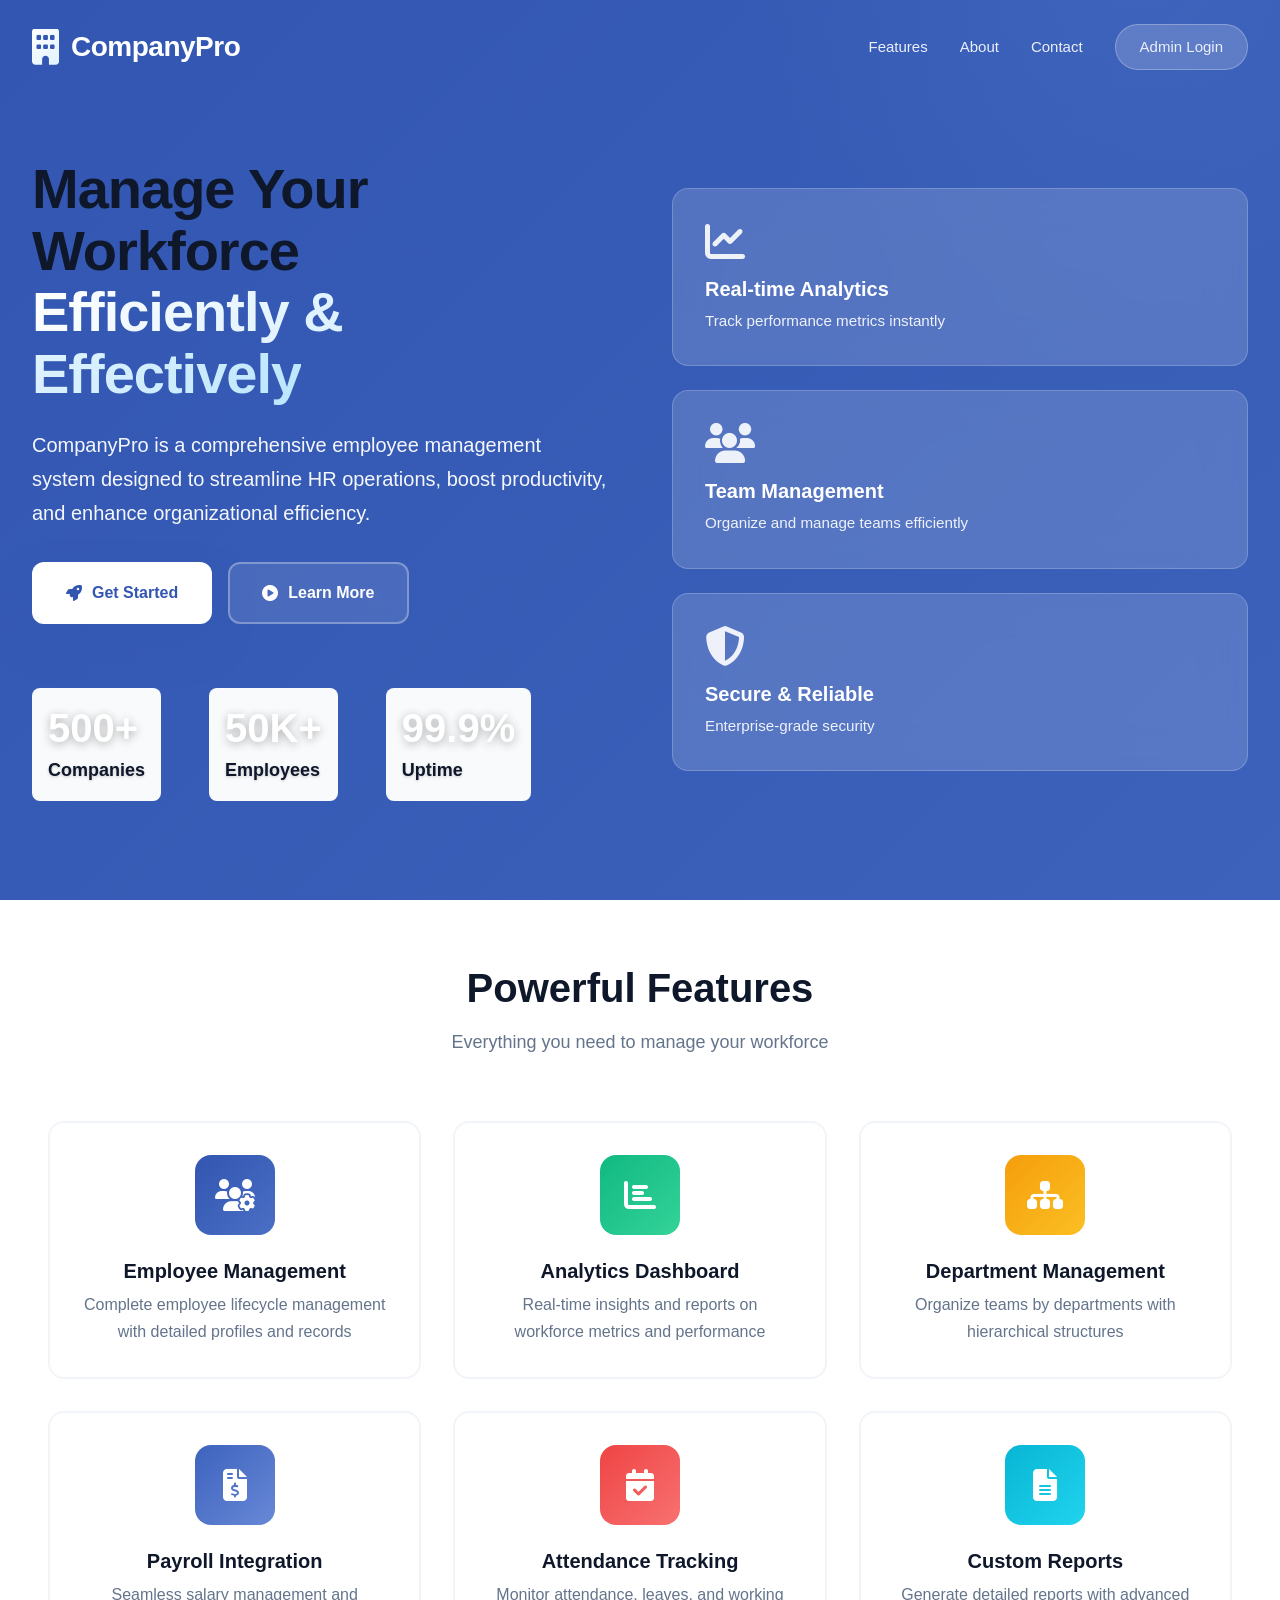
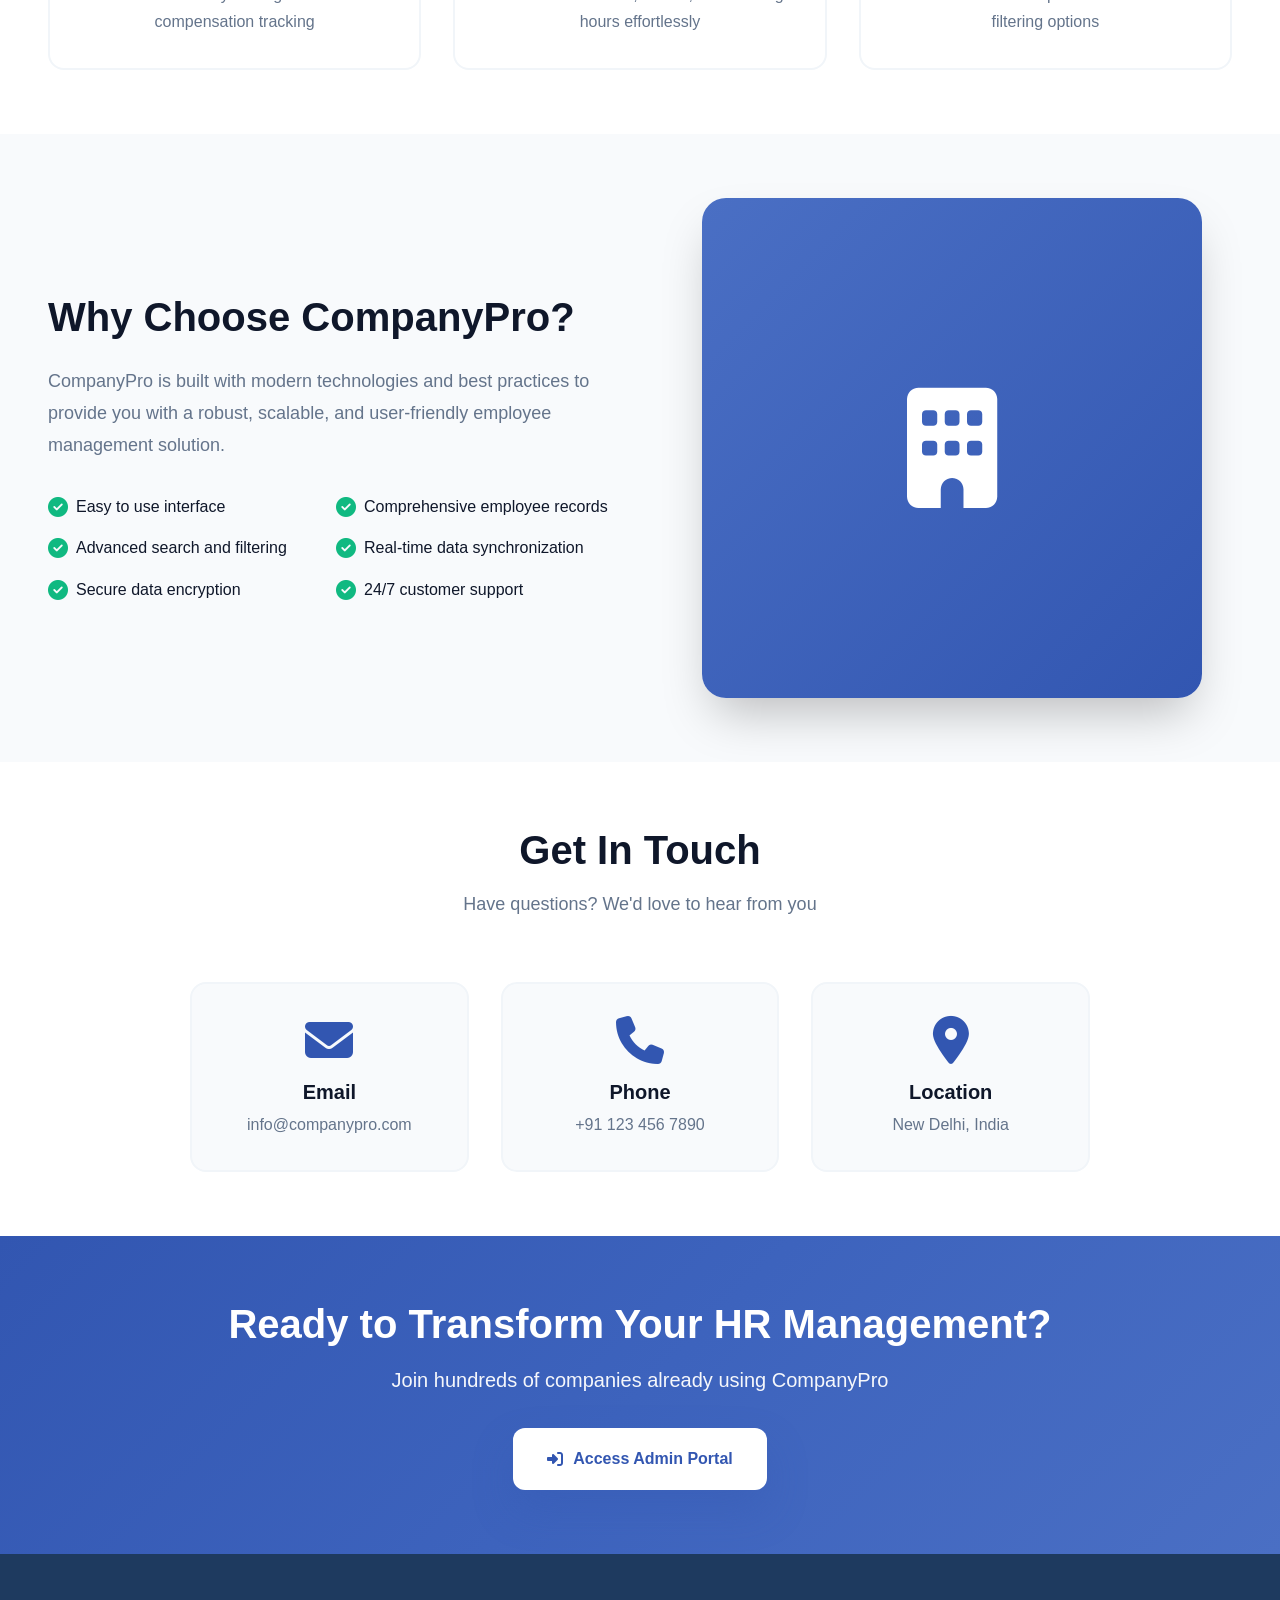
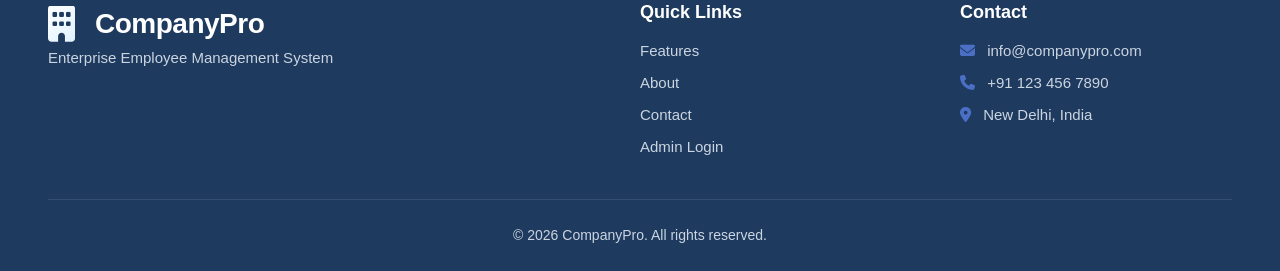
<file: index.html>
<!DOCTYPE html>
<html lang="en">
<head>
    <meta charset="UTF-8">
    <meta name="viewport" content="width=device-width, initial-scale=1.0">
    <title>CompanyPro - Enterprise Employee Management</title>
    <link rel="stylesheet" href="css/style.css">
    <link rel="stylesheet" href="https://cdnjs.cloudflare.com/ajax/libs/font-awesome/6.4.0/css/all.min.css">
</head>
<body class="landing-page">
    <!-- Hero Section -->
    <section class="hero">
        <nav class="landing-nav">
            <div class="logo-large">
                <i class="fas fa-building"></i>
                <span>CompanyPro</span>
            </div>
            <div class="nav-links">
                <a href="#features">Features</a>
                <a href="#about">About</a>
                <a href="#contact">Contact</a>
                <a href="login.html" class="btn-login">Admin Login</a>
            </div>
        </nav>

        <div class="hero-content">
            <div class="hero-text">
                <h1 class="hero-title">
                    Manage Your Workforce <br>
                    <span class="gradient-text">Efficiently & Effectively</span>
                </h1>
                <p class="hero-description">
                    CompanyPro is a comprehensive employee management system designed to streamline 
                    HR operations, boost productivity, and enhance organizational efficiency.
                </p>
                <div class="hero-buttons">
                    <a href="login.html" class="btn-primary-large">
                        <i class="fas fa-rocket"></i> Get Started
                    </a>
                    <a href="#features" class="btn-secondary-large">
                        <i class="fas fa-play-circle"></i> Learn More
                    </a>
                </div>
                <div class="hero-stats">
                    <div class="stat-item">
                        <h3>500+</h3>
                        <p>Companies</p>
                    </div>
                    <div class="stat-item">
                        <h3>50K+</h3>
                        <p>Employees</p>
                    </div>
                    <div class="stat-item">
                        <h3>99.9%</h3>
                        <p>Uptime</p>
                    </div>
                </div>
            </div>
            <div class="hero-image">
                <div class="hero-card">
                    <i class="fas fa-chart-line"></i>
                    <h3>Real-time Analytics</h3>
                    <p>Track performance metrics instantly</p>
                </div>
                <div class="hero-card">
                    <i class="fas fa-users"></i>
                    <h3>Team Management</h3>
                    <p>Organize and manage teams efficiently</p>
                </div>
                <div class="hero-card">
                    <i class="fas fa-shield-alt"></i>
                    <h3>Secure & Reliable</h3>
                    <p>Enterprise-grade security</p>
                </div>
            </div>
        </div>
    </section>

    <!-- Features Section -->
    <section id="features" class="features-section">
        <div class="container">
            <h2 class="section-title">Powerful Features</h2>
            <p class="section-subtitle">Everything you need to manage your workforce</p>
            
            <div class="features-grid">
                <div class="feature-card">
                    <div class="feature-icon blue">
                        <i class="fas fa-users-cog"></i>
                    </div>
                    <h3>Employee Management</h3>
                    <p>Complete employee lifecycle management with detailed profiles and records</p>
                </div>
                
                <div class="feature-card">
                    <div class="feature-icon green">
                        <i class="fas fa-chart-bar"></i>
                    </div>
                    <h3>Analytics Dashboard</h3>
                    <p>Real-time insights and reports on workforce metrics and performance</p>
                </div>
                
                <div class="feature-card">
                    <div class="feature-icon orange">
                        <i class="fas fa-sitemap"></i>
                    </div>
                    <h3>Department Management</h3>
                    <p>Organize teams by departments with hierarchical structures</p>
                </div>
                
                <div class="feature-card">
                    <div class="feature-icon purple">
                        <i class="fas fa-file-invoice-dollar"></i>
                    </div>
                    <h3>Payroll Integration</h3>
                    <p>Seamless salary management and compensation tracking</p>
                </div>
                
                <div class="feature-card">
                    <div class="feature-icon red">
                        <i class="fas fa-calendar-check"></i>
                    </div>
                    <h3>Attendance Tracking</h3>
                    <p>Monitor attendance, leaves, and working hours effortlessly</p>
                </div>
                
                <div class="feature-card">
                    <div class="feature-icon cyan">
                        <i class="fas fa-file-alt"></i>
                    </div>
                    <h3>Custom Reports</h3>
                    <p>Generate detailed reports with advanced filtering options</p>
                </div>
            </div>
        </div>
    </section>

    <!-- About Section -->
    <section id="about" class="about-section">
        <div class="container">
            <div class="about-content">
                <div class="about-text">
                    <h2>Why Choose CompanyPro?</h2>
                    <p>CompanyPro is built with modern technologies and best practices to provide you with a robust, scalable, and user-friendly employee management solution.</p>
                    <ul class="about-list">
                        <li><i class="fas fa-check-circle"></i> Easy to use interface</li>
                        <li><i class="fas fa-check-circle"></i> Comprehensive employee records</li>
                        <li><i class="fas fa-check-circle"></i> Advanced search and filtering</li>
                        <li><i class="fas fa-check-circle"></i> Real-time data synchronization</li>
                        <li><i class="fas fa-check-circle"></i> Secure data encryption</li>
                        <li><i class="fas fa-check-circle"></i> 24/7 customer support</li>
                    </ul>
                </div>
                <div class="about-image">
                    <div class="image-placeholder">
                        <i class="fas fa-building" style="font-size: 120px; color: white;"></i>
                    </div>
                </div>
            </div>
        </div>
    </section>

    <!-- Contact Section -->
    <section id="contact" class="contact-section">
        <div class="container">
            <h2 class="section-title">Get In Touch</h2>
            <p class="section-subtitle">Have questions? We'd love to hear from you</p>
            <div class="contact-grid">
                <div class="contact-item">
                    <i class="fas fa-envelope"></i>
                    <h4>Email</h4>
                    <p>info@companypro.com</p>
                </div>
                <div class="contact-item">
                    <i class="fas fa-phone"></i>
                    <h4>Phone</h4>
                    <p>+91 123 456 7890</p>
                </div>
                <div class="contact-item">
                    <i class="fas fa-map-marker-alt"></i>
                    <h4>Location</h4>
                    <p>New Delhi, India</p>
                </div>
            </div>
        </div>
    </section>

    <!-- CTA Section -->
    <section class="cta-section">
        <div class="container">
            <h2>Ready to Transform Your HR Management?</h2>
            <p>Join hundreds of companies already using CompanyPro</p>
            <a href="login.html" class="btn-primary-large">
                <i class="fas fa-sign-in-alt"></i> Access Admin Portal
            </a>
        </div>
    </section>

    <!-- Footer -->
    <footer class="footer">
        <div class="container">
            <div class="footer-content">
                <div class="footer-section">
                    <div class="logo-large">
                        <i class="fas fa-building"></i>
                        <span>CompanyPro</span>
                    </div>
                    <p>Enterprise Employee Management System</p>
                </div>
                <div class="footer-section">
                    <h4>Quick Links</h4>
                    <a href="#features">Features</a>
                    <a href="#about">About</a>
                    <a href="#contact">Contact</a>
                    <a href="login.html">Admin Login</a>
                </div>
                <div class="footer-section">
                    <h4>Contact</h4>
                    <p><i class="fas fa-envelope"></i> info@companypro.com</p>
                    <p><i class="fas fa-phone"></i> +91 123 456 7890</p>
                    <p><i class="fas fa-map-marker-alt"></i> New Delhi, India</p>
                </div>
            </div>
            <div class="footer-bottom">
                <p>&copy; 2026 CompanyPro. All rights reserved.</p>
            </div>
        </div>
    </footer>
</body>
</html>
</file>
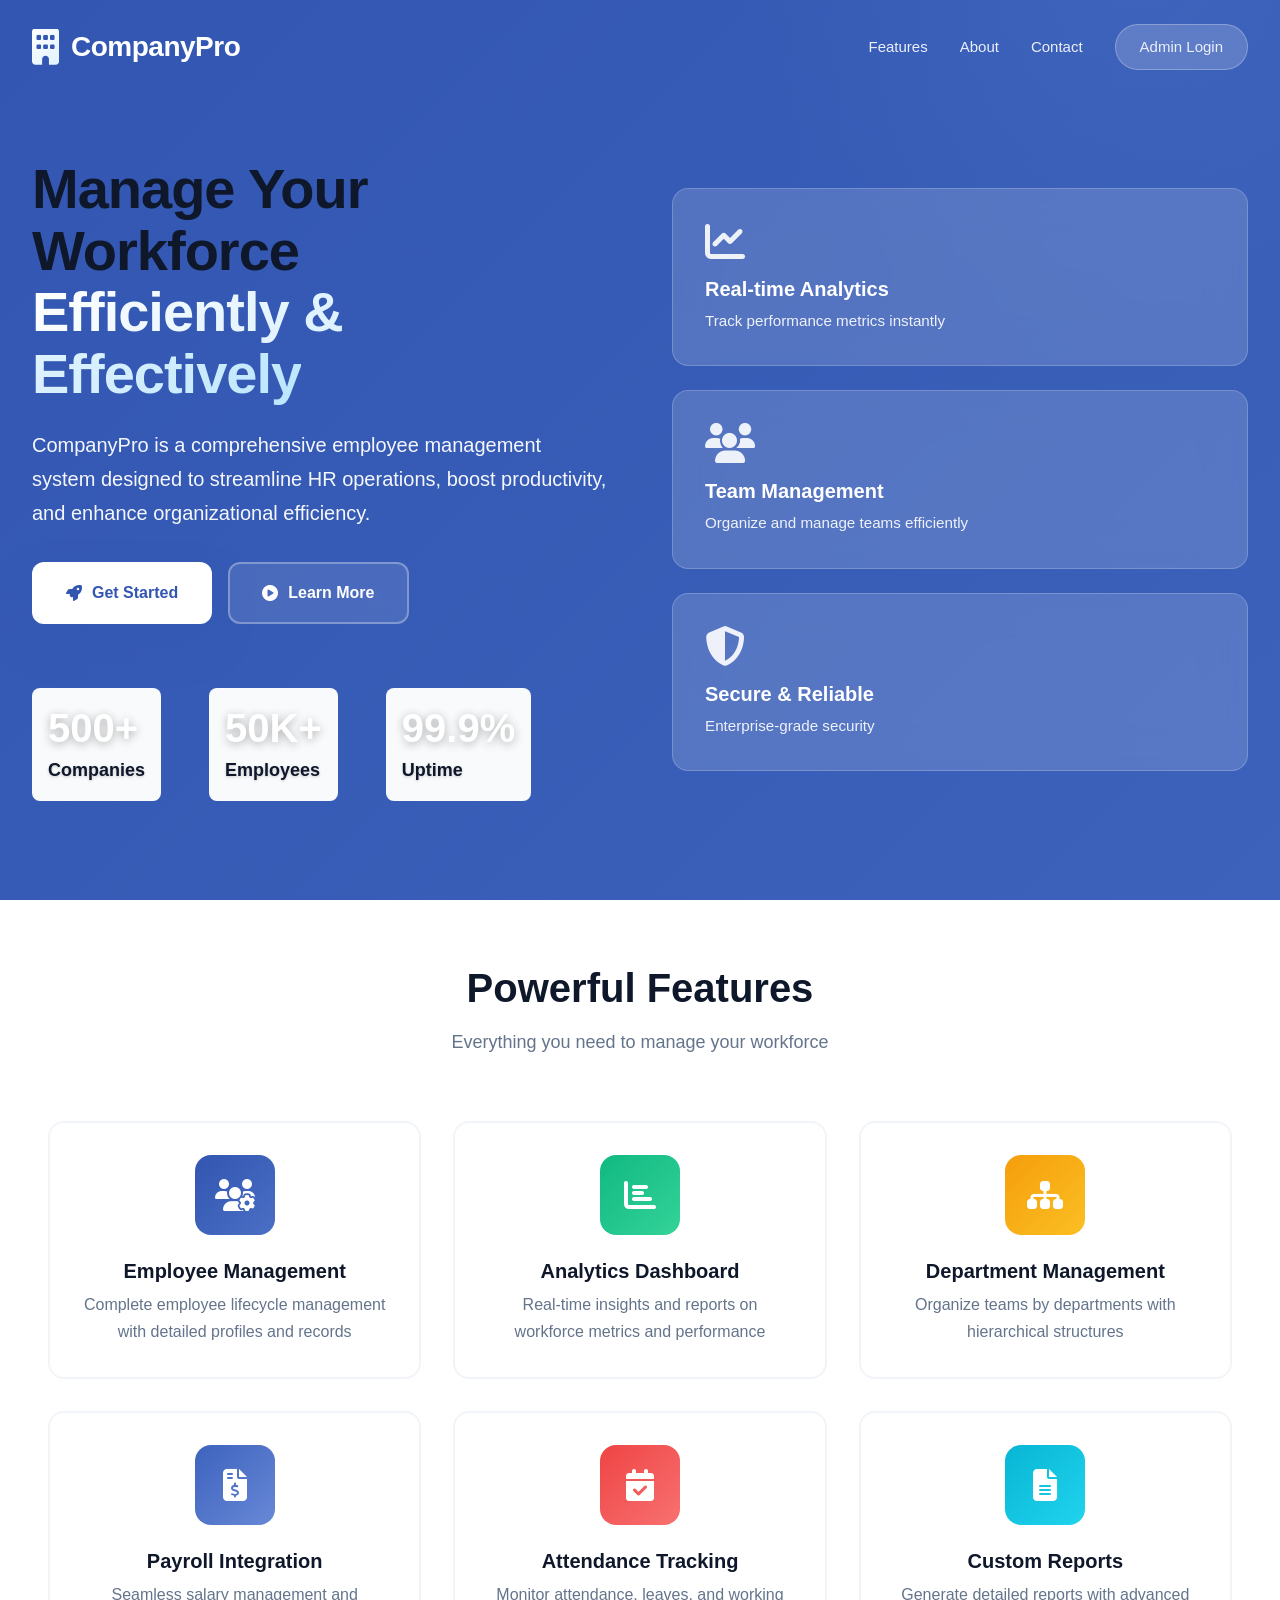
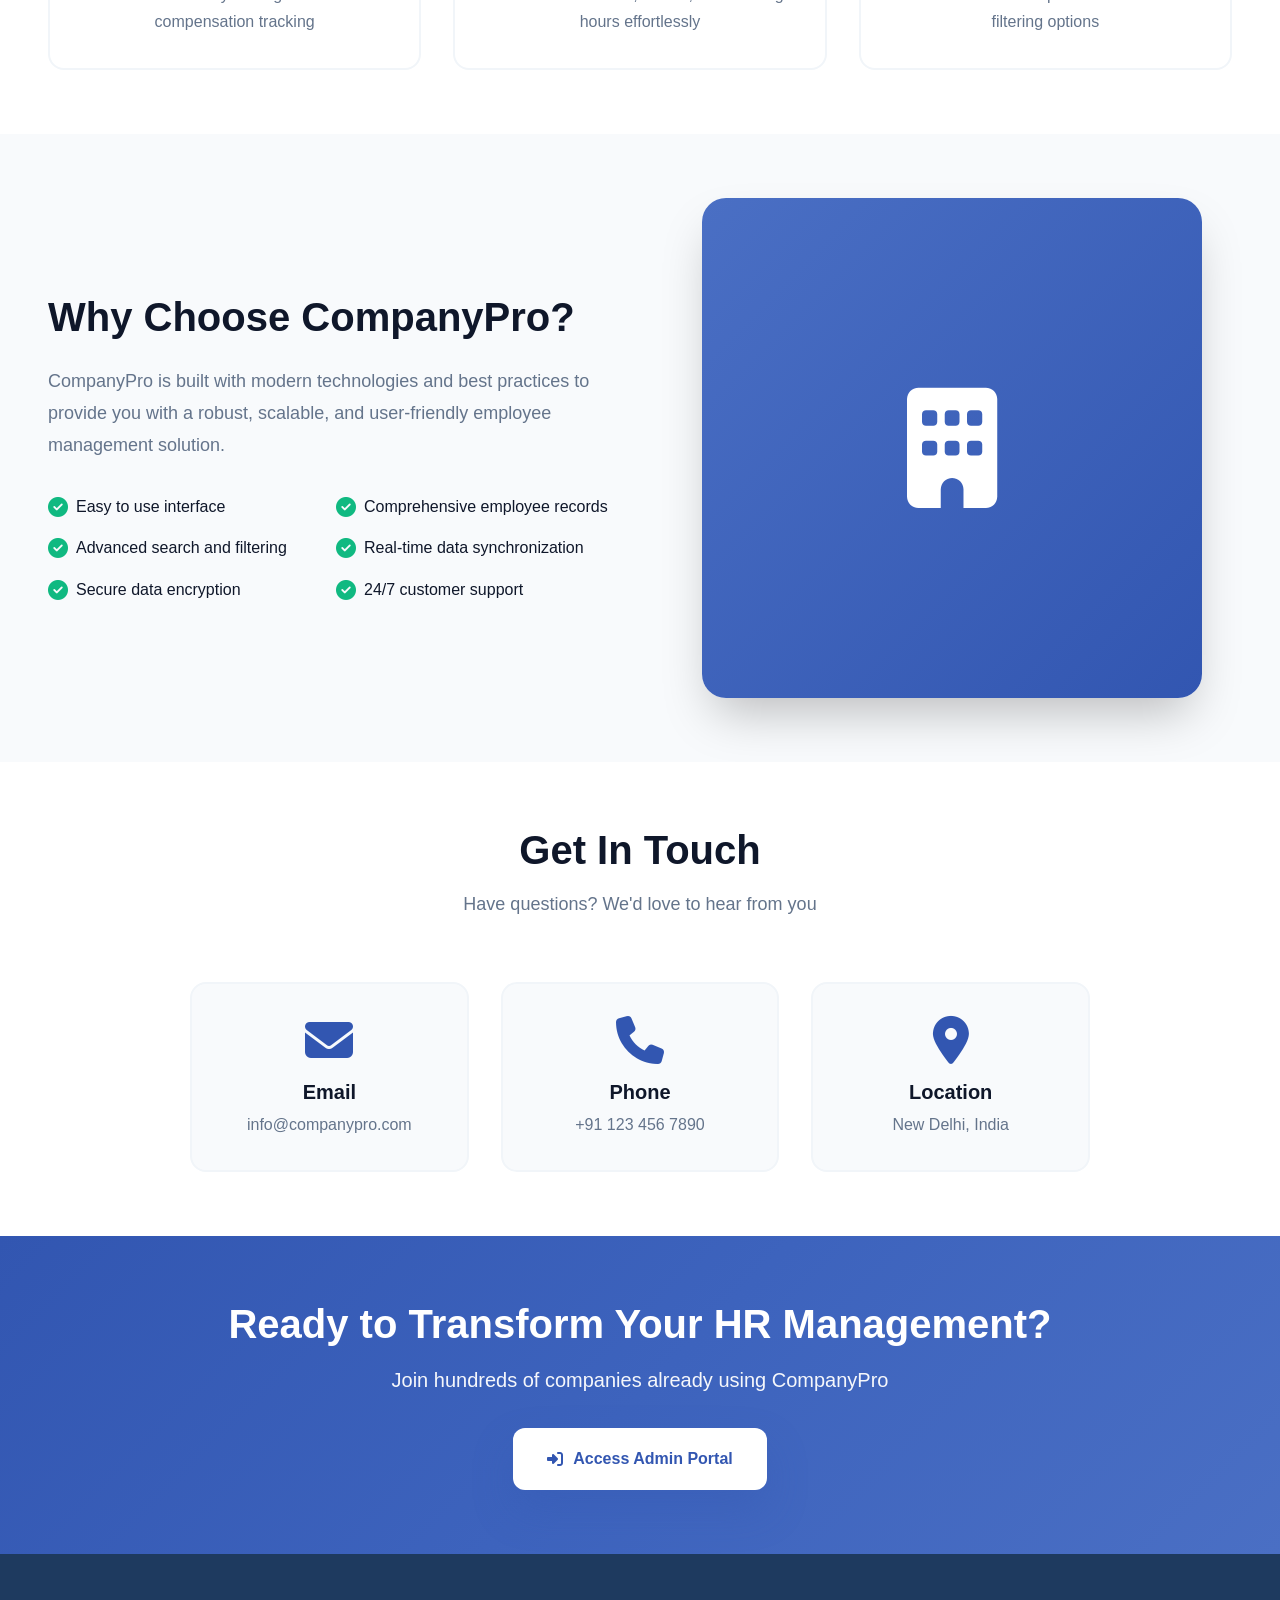
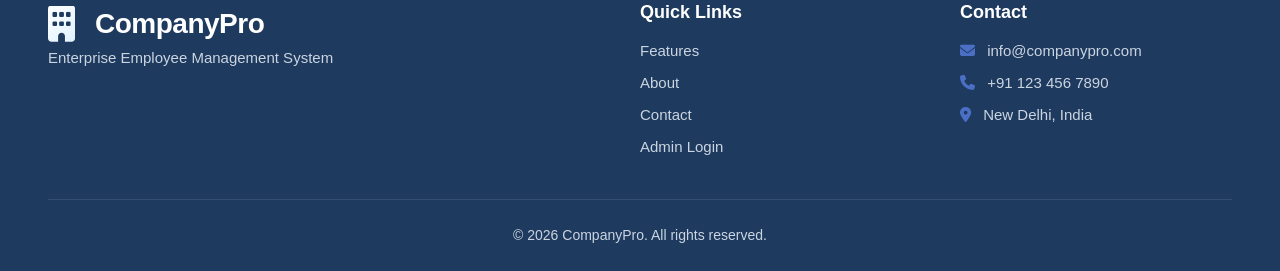
<file: frontend/index.html>
<!DOCTYPE html>
<html lang="en">
<head>
    <meta charset="UTF-8">
    <meta name="viewport" content="width=device-width, initial-scale=1.0">
    <title>CompanyPro - Enterprise Employee Management</title>
    <link rel="stylesheet" href="css/style.css">
    <link rel="stylesheet" href="https://cdnjs.cloudflare.com/ajax/libs/font-awesome/6.4.0/css/all.min.css">
</head>
<body class="landing-page">
    <!-- Hero Section -->
    <section class="hero">
        <nav class="landing-nav">
            <div class="logo-large">
                <i class="fas fa-building"></i>
                <span>CompanyPro</span>
            </div>
            <div class="nav-links">
                <a href="#features">Features</a>
                <a href="#about">About</a>
                <a href="#contact">Contact</a>
                <a href="login.html" class="btn-login">Admin Login</a>
            </div>
        </nav>

        <div class="hero-content">
            <div class="hero-text">
                <h1 class="hero-title">
                    Manage Your Workforce <br>
                    <span class="gradient-text">Efficiently & Effectively</span>
                </h1>
                <p class="hero-description">
                    CompanyPro is a comprehensive employee management system designed to streamline 
                    HR operations, boost productivity, and enhance organizational efficiency.
                </p>
                <div class="hero-buttons">
                    <a href="login.html" class="btn-primary-large">
                        <i class="fas fa-rocket"></i> Get Started
                    </a>
                    <a href="#features" class="btn-secondary-large">
                        <i class="fas fa-play-circle"></i> Learn More
                    </a>
                </div>
                <div class="hero-stats">
                    <div class="stat-item">
                        <h3>500+</h3>
                        <p>Companies</p>
                    </div>
                    <div class="stat-item">
                        <h3>50K+</h3>
                        <p>Employees</p>
                    </div>
                    <div class="stat-item">
                        <h3>99.9%</h3>
                        <p>Uptime</p>
                    </div>
                </div>
            </div>
            <div class="hero-image">
                <div class="hero-card">
                    <i class="fas fa-chart-line"></i>
                    <h3>Real-time Analytics</h3>
                    <p>Track performance metrics instantly</p>
                </div>
                <div class="hero-card">
                    <i class="fas fa-users"></i>
                    <h3>Team Management</h3>
                    <p>Organize and manage teams efficiently</p>
                </div>
                <div class="hero-card">
                    <i class="fas fa-shield-alt"></i>
                    <h3>Secure & Reliable</h3>
                    <p>Enterprise-grade security</p>
                </div>
            </div>
        </div>
    </section>

    <!-- Features Section -->
    <section id="features" class="features-section">
        <div class="container">
            <h2 class="section-title">Powerful Features</h2>
            <p class="section-subtitle">Everything you need to manage your workforce</p>
            
            <div class="features-grid">
                <div class="feature-card">
                    <div class="feature-icon blue">
                        <i class="fas fa-users-cog"></i>
                    </div>
                    <h3>Employee Management</h3>
                    <p>Complete employee lifecycle management with detailed profiles and records</p>
                </div>
                
                <div class="feature-card">
                    <div class="feature-icon green">
                        <i class="fas fa-chart-bar"></i>
                    </div>
                    <h3>Analytics Dashboard</h3>
                    <p>Real-time insights and reports on workforce metrics and performance</p>
                </div>
                
                <div class="feature-card">
                    <div class="feature-icon orange">
                        <i class="fas fa-sitemap"></i>
                    </div>
                    <h3>Department Management</h3>
                    <p>Organize teams by departments with hierarchical structures</p>
                </div>
                
                <div class="feature-card">
                    <div class="feature-icon purple">
                        <i class="fas fa-file-invoice-dollar"></i>
                    </div>
                    <h3>Payroll Integration</h3>
                    <p>Seamless salary management and compensation tracking</p>
                </div>
                
                <div class="feature-card">
                    <div class="feature-icon red">
                        <i class="fas fa-calendar-check"></i>
                    </div>
                    <h3>Attendance Tracking</h3>
                    <p>Monitor attendance, leaves, and working hours effortlessly</p>
                </div>
                
                <div class="feature-card">
                    <div class="feature-icon cyan">
                        <i class="fas fa-file-alt"></i>
                    </div>
                    <h3>Custom Reports</h3>
                    <p>Generate detailed reports with advanced filtering options</p>
                </div>
            </div>
        </div>
    </section>

    <!-- About Section -->
    <section id="about" class="about-section">
        <div class="container">
            <div class="about-content">
                <div class="about-text">
                    <h2>Why Choose CompanyPro?</h2>
                    <p>CompanyPro is built with modern technologies and best practices to provide you with a robust, scalable, and user-friendly employee management solution.</p>
                    <ul class="about-list">
                        <li><i class="fas fa-check-circle"></i> Easy to use interface</li>
                        <li><i class="fas fa-check-circle"></i> Comprehensive employee records</li>
                        <li><i class="fas fa-check-circle"></i> Advanced search and filtering</li>
                        <li><i class="fas fa-check-circle"></i> Real-time data synchronization</li>
                        <li><i class="fas fa-check-circle"></i> Secure data encryption</li>
                        <li><i class="fas fa-check-circle"></i> 24/7 customer support</li>
                    </ul>
                </div>
                <div class="about-image">
                    <div class="image-placeholder">
                        <i class="fas fa-building" style="font-size: 120px; color: white;"></i>
                    </div>
                </div>
            </div>
        </div>
    </section>

    <!-- Contact Section -->
    <section id="contact" class="contact-section">
        <div class="container">
            <h2 class="section-title">Get In Touch</h2>
            <p class="section-subtitle">Have questions? We'd love to hear from you</p>
            <div class="contact-grid">
                <div class="contact-item">
                    <i class="fas fa-envelope"></i>
                    <h4>Email</h4>
                    <p>info@companypro.com</p>
                </div>
                <div class="contact-item">
                    <i class="fas fa-phone"></i>
                    <h4>Phone</h4>
                    <p>+91 123 456 7890</p>
                </div>
                <div class="contact-item">
                    <i class="fas fa-map-marker-alt"></i>
                    <h4>Location</h4>
                    <p>New Delhi, India</p>
                </div>
            </div>
        </div>
    </section>

    <!-- CTA Section -->
    <section class="cta-section">
        <div class="container">
            <h2>Ready to Transform Your HR Management?</h2>
            <p>Join hundreds of companies already using CompanyPro</p>
            <a href="login.html" class="btn-primary-large">
                <i class="fas fa-sign-in-alt"></i> Access Admin Portal
            </a>
        </div>
    </section>

    <!-- Footer -->
    <footer class="footer">
        <div class="container">
            <div class="footer-content">
                <div class="footer-section">
                    <div class="logo-large">
                        <i class="fas fa-building"></i>
                        <span>CompanyPro</span>
                    </div>
                    <p>Enterprise Employee Management System</p>
                </div>
                <div class="footer-section">
                    <h4>Quick Links</h4>
                    <a href="#features">Features</a>
                    <a href="#about">About</a>
                    <a href="#contact">Contact</a>
                    <a href="login.html">Admin Login</a>
                </div>
                <div class="footer-section">
                    <h4>Contact</h4>
                    <p><i class="fas fa-envelope"></i> info@companypro.com</p>
                    <p><i class="fas fa-phone"></i> +91 123 456 7890</p>
                    <p><i class="fas fa-map-marker-alt"></i> New Delhi, India</p>
                </div>
            </div>
            <div class="footer-bottom">
                <p>&copy; 2026 CompanyPro. All rights reserved.</p>
            </div>
        </div>
    </footer>
</body>
</html>
</file>
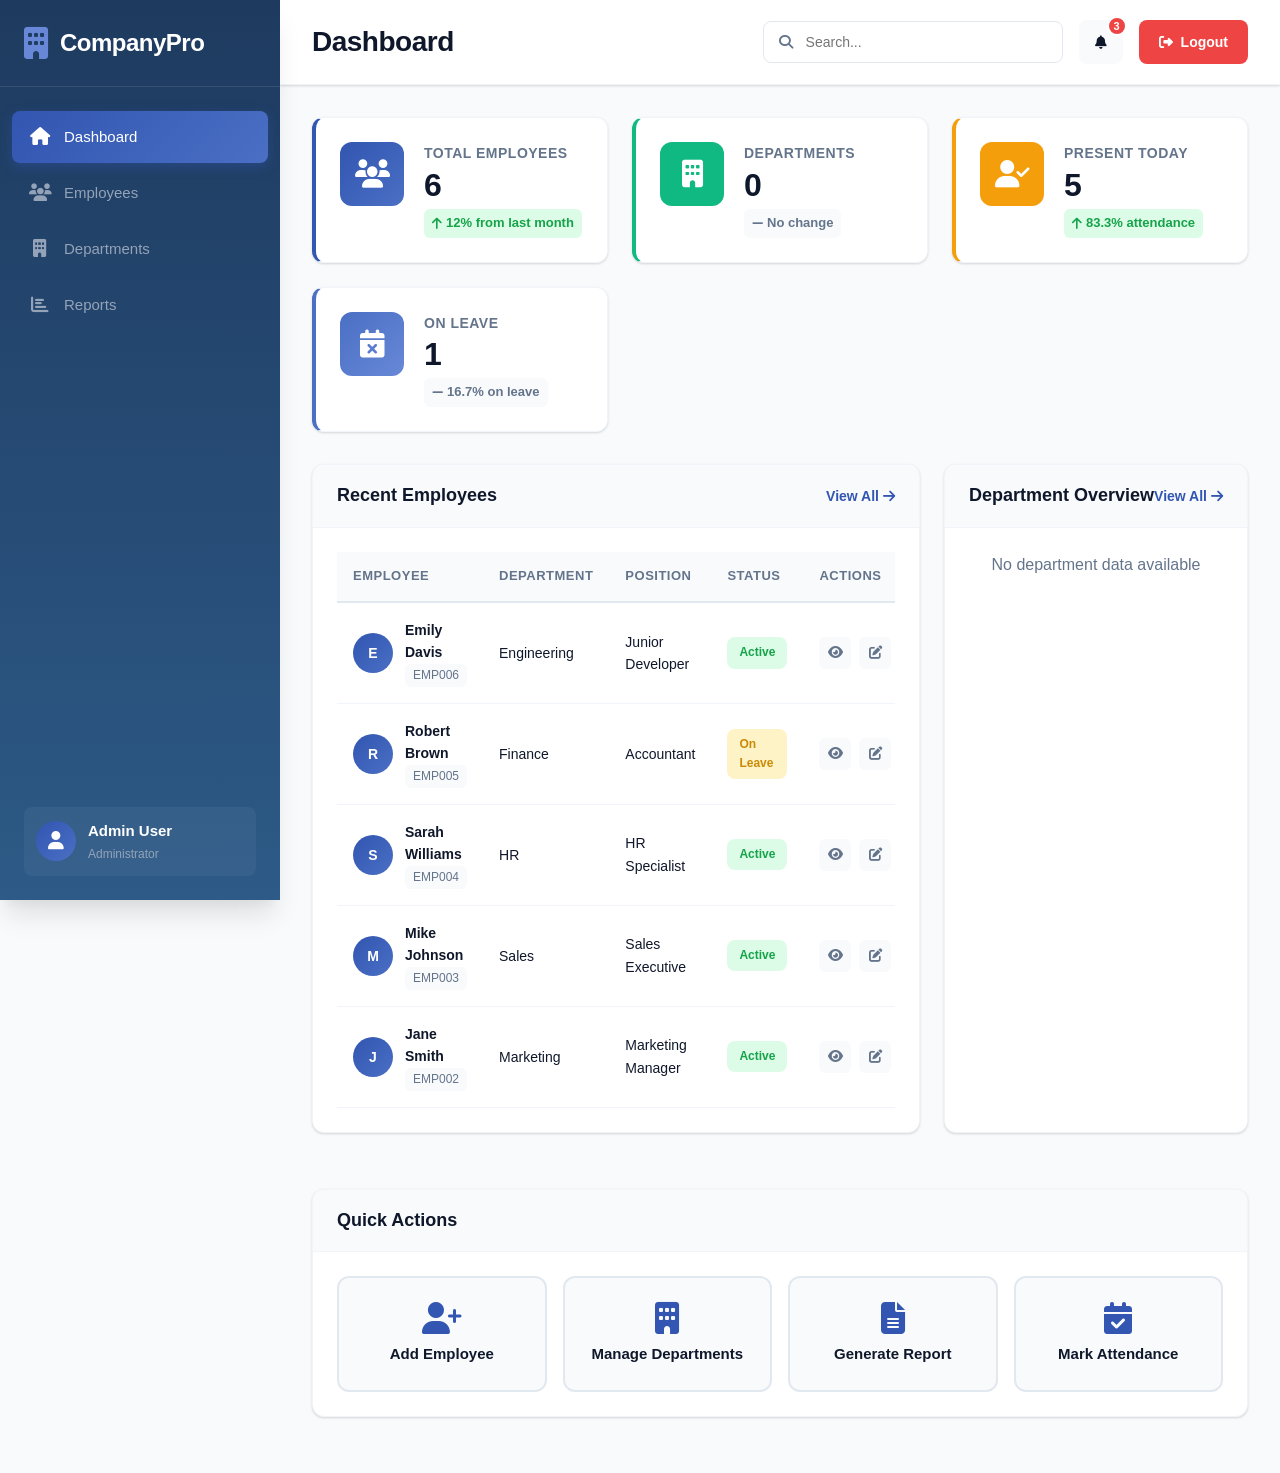
<file: dashboard.html>
<!DOCTYPE html>
<html lang="en">
<head>
    <meta charset="UTF-8">
    <meta name="viewport" content="width=device-width, initial-scale=1.0">
    <title>Dashboard - CompanyPro</title>
    <link rel="stylesheet" href="css/style.css">
    <link rel="stylesheet" href="https://cdnjs.cloudflare.com/ajax/libs/font-awesome/6.4.0/css/all.min.css">
</head>
<body>
    <!-- Sidebar -->
    <aside class="sidebar">
        <div class="logo">
            <i class="fas fa-building"></i>
            <span>CompanyPro</span>
        </div>
        
        <nav class="nav-menu">
            <a href="dashboard.html" class="nav-item active">
                <i class="fas fa-home"></i>
                <span>Dashboard</span>
            </a>
            <a href="employees.html" class="nav-item">
                <i class="fas fa-users"></i>
                <span>Employees</span>
            </a>
            <a href="departments.html" class="nav-item">
                <i class="fas fa-building"></i>
                <span>Departments</span>
            </a>
            <a href="reports.html" class="nav-item">
                <i class="fas fa-chart-bar"></i>
                <span>Reports</span>
            </a>
        </nav>

        <div class="sidebar-footer">
            <div class="admin-profile">
                <div class="admin-avatar">
                    <i class="fas fa-user"></i>
                </div>
                <div class="admin-info">
                    <div class="admin-name">Admin User</div>
                    <div class="admin-role">Administrator</div>
                </div>
            </div>
        </div>
    </aside>

    <!-- Main Content -->
    <main class="main-content">
        <!-- Top Header -->
        <header class="top-header">
            <div class="header-left">
                <button class="menu-toggle">
                    <i class="fas fa-bars"></i>
                </button>
                <h1 class="page-title">Dashboard</h1>
            </div>
            <div class="header-right">
                <div class="search-box">
                    <i class="fas fa-search"></i>
                    <input type="text" placeholder="Search...">
                </div>
                <button class="notification-btn">
                    <i class="fas fa-bell"></i>
                    <span class="badge">3</span>
                </button>
                <a href="index.html" class="btn-logout">
                    <i class="fas fa-sign-out-alt"></i>
                    Logout
                </a>
            </div>
        </header>

        <!-- Content -->
        <div class="content-container">
            <!-- Statistics Cards - REAL DATA -->
            <div class="stats-grid">
                <div class="stat-card blue">
                    <div class="stat-icon">
                        <i class="fas fa-users"></i>
                    </div>
                    <div class="stat-details">
                        <div class="stat-label">Total Employees</div>
                        <div class="stat-value" id="totalEmployees">0</div>
                        <div class="stat-change positive" id="employeeChange">
                            <i class="fas fa-arrow-up"></i>
                            <span>12% from last month</span>
                        </div>
                    </div>
                </div>

                <div class="stat-card green">
                    <div class="stat-icon">
                        <i class="fas fa-building"></i>
                    </div>
                    <div class="stat-details">
                        <div class="stat-label">Departments</div>
                        <div class="stat-value" id="totalDepartments">0</div>
                        <div class="stat-change neutral">
                            <i class="fas fa-minus"></i>
                            <span>No change</span>
                        </div>
                    </div>
                </div>

                <div class="stat-card orange">
                    <div class="stat-icon">
                        <i class="fas fa-user-check"></i>
                    </div>
                    <div class="stat-details">
                        <div class="stat-label">Present Today</div>
                        <div class="stat-value" id="presentToday">0</div>
                        <div class="stat-change positive" id="attendanceRate">
                            <i class="fas fa-arrow-up"></i>
                            <span>0% attendance</span>
                        </div>
                    </div>
                </div>

                <div class="stat-card purple">
                    <div class="stat-icon">
                        <i class="fas fa-calendar-times"></i>
                    </div>
                    <div class="stat-details">
                        <div class="stat-label">On Leave</div>
                        <div class="stat-value" id="onLeave">0</div>
                        <div class="stat-change neutral" id="leavePercentage">
                            <i class="fas fa-minus"></i>
                            <span>0% on leave</span>
                        </div>
                    </div>
                </div>
            </div>

            <!-- Dashboard Grid -->
            <div class="dashboard-grid">
                <!-- Recent Employees -->
                <div class="card">
                    <div class="card-header">
                        <h3>Recent Employees</h3>
                        <a href="employees.html" class="view-all">
                            View All <i class="fas fa-arrow-right"></i>
                        </a>
                    </div>
                    <div class="card-body">
                        <div class="table-container">
                            <table class="employee-table">
                                <thead>
                                    <tr>
                                        <th>Employee</th>
                                        <th>Department</th>
                                        <th>Position</th>
                                        <th>Status</th>
                                        <th>Actions</th>
                                    </tr>
                                </thead>
                                <tbody id="recentEmployeesTable">
                                    <!-- Data will be inserted here -->
                                </tbody>
                            </table>
                        </div>
                    </div>
                </div>

                <!-- Department Overview - REAL DATA -->
                <div class="card">
                    <div class="card-header">
                        <h3>Department Overview</h3>
                        <a href="departments.html" class="view-all">
                            View All <i class="fas fa-arrow-right"></i>
                        </a>
                    </div>
                    <div class="card-body" id="departmentOverview">
                        <!-- Department stats will be inserted here -->
                    </div>
                </div>
            </div>

            <!-- Quick Actions -->
            <div class="card">
                <div class="card-header">
                    <h3>Quick Actions</h3>
                </div>
                <div class="card-body">
                    <div class="quick-actions-grid">
                        <a href="employees.html" class="quick-action-btn">
                            <i class="fas fa-user-plus"></i>
                            <span>Add Employee</span>
                        </a>
                        <a href="departments.html" class="quick-action-btn">
                            <i class="fas fa-building"></i>
                            <span>Manage Departments</span>
                        </a>
                        <a href="reports.html" class="quick-action-btn">
                            <i class="fas fa-file-alt"></i>
                            <span>Generate Report</span>
                        </a>
                        <a href="employees.html" class="quick-action-btn">
                            <i class="fas fa-calendar-check"></i>
                            <span>Mark Attendance</span>
                        </a>
                    </div>
                </div>
            </div>
        </div>
    </main>

    <!-- View Employee Modal -->
    <div id="viewEmployeeModal" class="modal">
        <div class="modal-content large">
            <div class="modal-header">
                <h2>Employee Details</h2>
                <button class="close-btn">&times;</button>
            </div>
            <div class="modal-body">
                <div class="profile-info-section">
                    <div class="profile-avatar-large">
                        <i class="fas fa-user"></i>
                    </div>
                    <div class="profile-details">
                        <h2 id="viewEmployeeName"></h2>
                        <p class="profile-email" id="viewEmployeeEmail"></p>
                        <div id="viewEmployeeStatus"></div>
                    </div>
                </div>

                <div class="profile-section">
                    <h3><i class="fas fa-user"></i> Personal Information</h3>
                    <div class="info-grid">
                        <div class="info-item">
                            <label>Employee ID</label>
                            <p id="viewEmployeeId"></p>
                        </div>
                        <div class="info-item">
                            <label>Phone</label>
                            <p id="viewEmployeePhone"></p>
                        </div>
                        <div class="info-item">
                            <label>Blood Group</label>
                            <p id="viewEmployeeBlood"></p>
                        </div>
                        <div class="info-item">
                            <label>Emergency Contact</label>
                            <p id="viewEmployeeEmergency"></p>
                        </div>
                        <div class="info-item full-width">
                            <label>Address</label>
                            <p id="viewEmployeeAddress"></p>
                        </div>
                    </div>
                </div>

                <div class="profile-section">
                    <h3><i class="fas fa-briefcase"></i> Employment Details</h3>
                    <div class="info-grid">
                        <div class="info-item">
                            <label>Department</label>
                            <p id="viewEmployeeDepartment"></p>
                        </div>
                        <div class="info-item">
                            <label>Position</label>
                            <p id="viewEmployeePosition"></p>
                        </div>
                        <div class="info-item">
                            <label>Salary</label>
                            <p id="viewEmployeeSalary"></p>
                        </div>
                        <div class="info-item">
                            <label>Joining Date</label>
                            <p id="viewEmployeeJoining"></p>
                        </div>
                        <div class="info-item full-width">
                            <label>Education</label>
                            <p id="viewEmployeeEducation"></p>
                        </div>
                    </div>
                </div>
            </div>
        </div>
    </div>

    <!-- Edit Employee Modal -->
    <div id="editEmployeeModal" class="modal">
        <div class="modal-content">
            <div class="modal-header">
                <h2>Edit Employee</h2>
                <button class="close-btn">&times;</button>
            </div>
            <div class="modal-body">
                <form id="editEmployeeForm">
                    <input type="hidden" id="editEmployeeId">
                    
                    <div class="form-section">
                        <h4><i class="fas fa-user"></i> Personal Information</h4>
                        <div class="form-grid">
                            <div class="form-group">
                                <label>Full Name <span class="required">*</span></label>
                                <input type="text" id="editName" name="name" required>
                            </div>
                            <div class="form-group">
                                <label>Email <span class="required">*</span></label>
                                <input type="email" id="editEmail" name="email" required>
                            </div>
                            <div class="form-group">
                                <label>Phone <span class="required">*</span></label>
                                <input type="tel" id="editPhone" name="phone" required>
                            </div>
                            <div class="form-group">
                                <label>Blood Group</label>
                                <input type="text" id="editBloodGroup" name="bloodGroup">
                            </div>
                            <div class="form-group full-width">
                                <label>Address</label>
                                <textarea id="editAddress" name="address" rows="2"></textarea>
                            </div>
                        </div>
                    </div>

                    <div class="form-section">
                        <h4><i class="fas fa-briefcase"></i> Employment Details</h4>
                        <div class="form-grid">
                            <div class="form-group">
                                <label>Department <span class="required">*</span></label>
                                <select id="editDepartment" name="department" required>
                                    <option value="Engineering">Engineering</option>
                                    <option value="Marketing">Marketing</option>
                                    <option value="Sales">Sales</option>
                                    <option value="HR">HR</option>
                                    <option value="Finance">Finance</option>
                                </select>
                            </div>
                            <div class="form-group">
                                <label>Position <span class="required">*</span></label>
                                <input type="text" id="editPosition" name="position" required>
                            </div>
                            <div class="form-group">
                                <label>Salary (₹) <span class="required">*</span></label>
                                <input type="number" id="editSalary" name="salary" required>
                            </div>
                            <div class="form-group">
                                <label>Joining Date <span class="required">*</span></label>
                                <input type="date" id="editJoiningDate" name="joiningDate" required>
                            </div>
                            <div class="form-group">
                                <label>Status <span class="required">*</span></label>
                                <select id="editStatus" name="status" required>
                                    <option value="active">Active</option>
                                    <option value="on-leave">On Leave</option>
                                    <option value="inactive">Inactive</option>
                                </select>
                            </div>
                            <div class="form-group">
                                <label>Emergency Contact</label>
                                <input type="tel" id="editEmergencyContact" name="emergencyContact">
                            </div>
                            <div class="form-group full-width">
                                <label>Education</label>
                                <input type="text" id="editEducation" name="education">
                            </div>
                        </div>
                    </div>
                </form>
            </div>
            <div class="modal-footer">
                <button type="button" class="btn-secondary" onclick="document.getElementById('editEmployeeModal').style.display='none'">Cancel</button>
                <button type="submit" form="editEmployeeForm" class="btn-primary">
                    <i class="fas fa-save"></i>
                    Update Employee
                </button>
            </div>
        </div>
    </div>

    <script src="js/dashboard.js"></script>
</body>
</html>
</file>
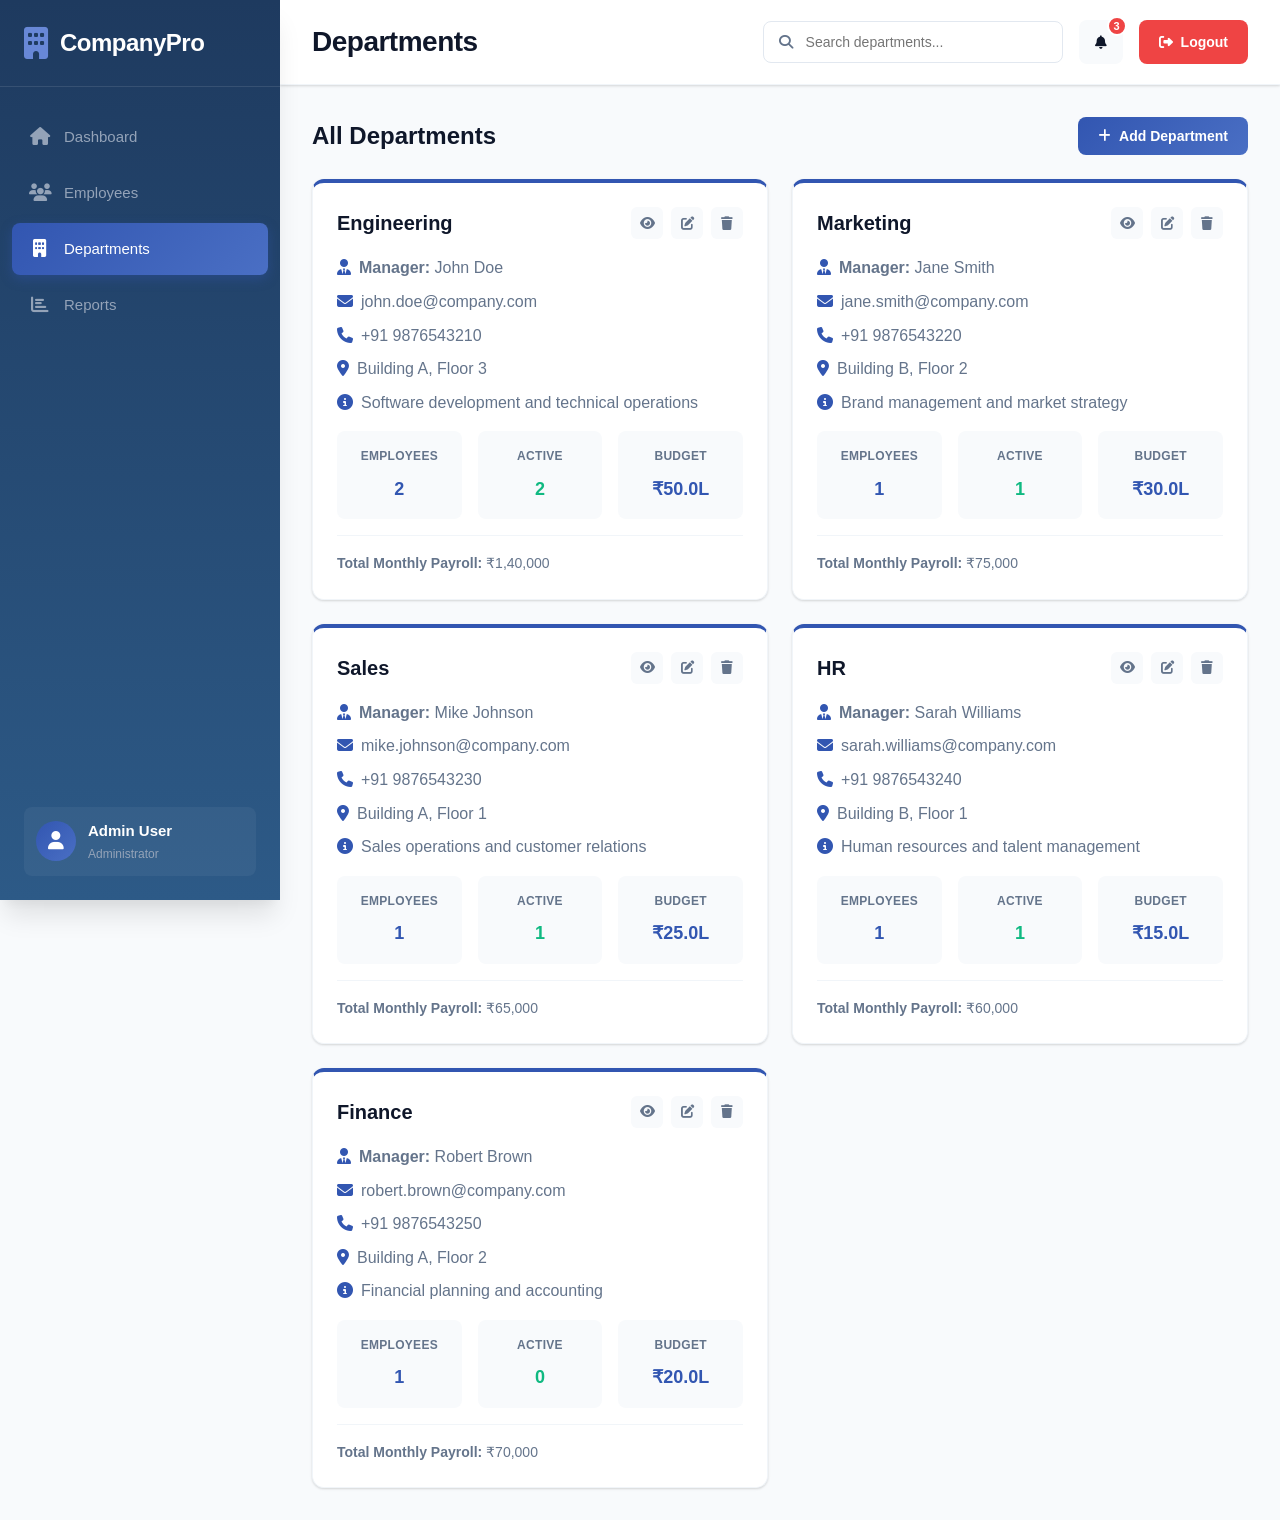
<file: departments.html>
<!DOCTYPE html>
<html lang="en">
<head>
    <meta charset="UTF-8">
    <meta name="viewport" content="width=device-width, initial-scale=1.0">
    <title>Departments - CompanyPro</title>
    <link rel="stylesheet" href="css/style.css">
    <link rel="stylesheet" href="https://cdnjs.cloudflare.com/ajax/libs/font-awesome/6.4.0/css/all.min.css">
</head>
<body>
    <!-- Sidebar -->
    <aside class="sidebar">
        <div class="logo">
            <i class="fas fa-building"></i>
            <span>CompanyPro</span>
        </div>
        
        <nav class="nav-menu">
            <a href="dashboard.html" class="nav-item">
                <i class="fas fa-home"></i>
                <span>Dashboard</span>
            </a>
            <a href="employees.html" class="nav-item">
                <i class="fas fa-users"></i>
                <span>Employees</span>
            </a>
            <a href="departments.html" class="nav-item active">
                <i class="fas fa-building"></i>
                <span>Departments</span>
            </a>
            <a href="reports.html" class="nav-item">
                <i class="fas fa-chart-bar"></i>
                <span>Reports</span>
            </a>
        </nav>

        <div class="sidebar-footer">
            <div class="admin-profile">
                <div class="admin-avatar">
                    <i class="fas fa-user"></i>
                </div>
                <div class="admin-info">
                    <div class="admin-name">Admin User</div>
                    <div class="admin-role">Administrator</div>
                </div>
            </div>
        </div>
    </aside>

    <!-- Main Content -->
    <main class="main-content">
        <!-- Top Header -->
        <header class="top-header">
            <div class="header-left">
                <button class="menu-toggle">
                    <i class="fas fa-bars"></i>
                </button>
                <h1 class="page-title">Departments</h1>
            </div>
            <div class="header-right">
                <div class="search-box">
                    <i class="fas fa-search"></i>
                    <input type="text" placeholder="Search departments...">
                </div>
                <button class="notification-btn">
                    <i class="fas fa-bell"></i>
                    <span class="badge">3</span>
                </button>
                <a href="index.html" class="btn-logout">
                    <i class="fas fa-sign-out-alt"></i>
                    Logout
                </a>
            </div>
        </header>

        <!-- Content -->
        <div class="content-container">
            <div style="display: flex; justify-content: space-between; align-items: center; margin-bottom: 24px;">
                <h2 style="font-size: 1.5rem; color: #0f172a;">All Departments</h2>
                <button class="btn-primary" id="addDepartmentBtn">
                    <i class="fas fa-plus"></i>
                    Add Department
                </button>
            </div>

            <!-- Departments Grid -->
            <div class="departments-grid">
                <!-- Departments will be inserted here by JavaScript -->
            </div>
        </div>
    </main>

    <!-- Add Department Modal -->
    <div id="addDepartmentModal" class="modal">
        <div class="modal-content">
            <div class="modal-header">
                <h2>Add New Department</h2>
                <button class="close-btn">&times;</button>
            </div>
            <div class="modal-body">
                <form id="addDepartmentForm">
                    <div class="form-section">
                        <h4><i class="fas fa-building"></i> Department Information</h4>
                        <div class="form-grid">
                            <div class="form-group">
                                <label>Department Name <span class="required">*</span></label>
                                <input type="text" name="name" required>
                            </div>
                            <div class="form-group">
                                <label>Manager Name <span class="required">*</span></label>
                                <input type="text" name="manager" required>
                            </div>
                            <div class="form-group">
                                <label>Manager Email <span class="required">*</span></label>
                                <input type="email" name="managerEmail" required>
                            </div>
                            <div class="form-group">
                                <label>Manager Phone <span class="required">*</span></label>
                                <input type="tel" name="managerPhone" required>
                            </div>
                            <div class="form-group">
                                <label>Location <span class="required">*</span></label>
                                <input type="text" name="location" required>
                            </div>
                            <div class="form-group">
                                <label>Budget (₹) <span class="required">*</span></label>
                                <input type="number" name="budget" required>
                            </div>
                            <div class="form-group full-width">
                                <label>Description</label>
                                <textarea name="description" rows="3"></textarea>
                            </div>
                        </div>
                    </div>
                </form>
            </div>
            <div class="modal-footer">
                <button type="button" class="btn-secondary" onclick="document.getElementById('addDepartmentModal').style.display='none'">Cancel</button>
                <button type="submit" form="addDepartmentForm" class="btn-primary">
                    <i class="fas fa-save"></i>
                    Add Department
                </button>
            </div>
        </div>
    </div>

    <!-- View Department Modal -->
    <div id="viewDepartmentModal" class="modal">
        <div class="modal-content large">
            <div class="modal-header">
                <h2>Department Details</h2>
                <button class="close-btn">&times;</button>
            </div>
            <div class="modal-body">
                <div class="profile-section">
                    <h3><i class="fas fa-building"></i> Department Information</h3>
                    <div class="info-grid">
                        <div class="info-item">
                            <label>Department ID</label>
                            <p id="viewDeptId"></p>
                        </div>
                        <div class="info-item">
                            <label>Department Name</label>
                            <p id="viewDeptName"></p>
                        </div>
                        <div class="info-item">
                            <label>Manager</label>
                            <p id="viewDeptManager"></p>
                        </div>
                        <div class="info-item">
                            <label>Manager Email</label>
                            <p id="viewDeptManagerEmail"></p>
                        </div>
                        <div class="info-item">
                            <label>Manager Phone</label>
                            <p id="viewDeptManagerPhone"></p>
                        </div>
                        <div class="info-item">
                            <label>Total Employees</label>
                            <p id="viewDeptEmployeeCount"></p>
                        </div>
                        <div class="info-item">
                            <label>Location</label>
                            <p id="viewDeptLocation"></p>
                        </div>
                        <div class="info-item">
                            <label>Annual Budget</label>
                            <p id="viewDeptBudget"></p>
                        </div>
                        <div class="info-item full-width">
                            <label>Description</label>
                            <p id="viewDeptDescription"></p>
                        </div>
                    </div>
                </div>

                <div class="profile-section">
                    <h3><i class="fas fa-users"></i> Employees in this Department</h3>
                    <div id="viewDeptEmployees">
                        <!-- Employee list will be inserted here -->
                    </div>
                </div>
            </div>
        </div>
    </div>

    <!-- Edit Department Modal -->
    <div id="editDepartmentModal" class="modal">
        <div class="modal-content">
            <div class="modal-header">
                <h2>Edit Department</h2>
                <button class="close-btn">&times;</button>
            </div>
            <div class="modal-body">
                <form id="editDepartmentForm">
                    <input type="hidden" id="editDepartmentId">
                    
                    <div class="form-section">
                        <h4><i class="fas fa-building"></i> Department Information</h4>
                        <div class="form-grid">
                            <div class="form-group">
                                <label>Department Name <span class="required">*</span></label>
                                <input type="text" id="editDeptName" name="name" required>
                            </div>
                            <div class="form-group">
                                <label>Manager Name <span class="required">*</span></label>
                                <input type="text" id="editManager" name="manager" required>
                            </div>
                            <div class="form-group">
                                <label>Manager Email <span class="required">*</span></label>
                                <input type="email" id="editManagerEmail" name="managerEmail" required>
                            </div>
                            <div class="form-group">
                                <label>Manager Phone <span class="required">*</span></label>
                                <input type="tel" id="editManagerPhone" name="managerPhone" required>
                            </div>
                            <div class="form-group">
                                <label>Location <span class="required">*</span></label>
                                <input type="text" id="editLocation" name="location" required>
                            </div>
                            <div class="form-group">
                                <label>Budget (₹) <span class="required">*</span></label>
                                <input type="number" id="editBudget" name="budget" required>
                            </div>
                            <div class="form-group full-width">
                                <label>Description</label>
                                <textarea id="editDescription" name="description" rows="3"></textarea>
                            </div>
                        </div>
                    </div>
                </form>
            </div>
            <div class="modal-footer">
                <button type="button" class="btn-secondary" onclick="document.getElementById('editDepartmentModal').style.display='none'">Cancel</button>
                <button type="submit" form="editDepartmentForm" class="btn-primary">
                    <i class="fas fa-save"></i>
                    Update Department
                </button>
            </div>
        </div>
    </div>

    <script src="js/departments.js"></script>
</body>
</html>
</file>
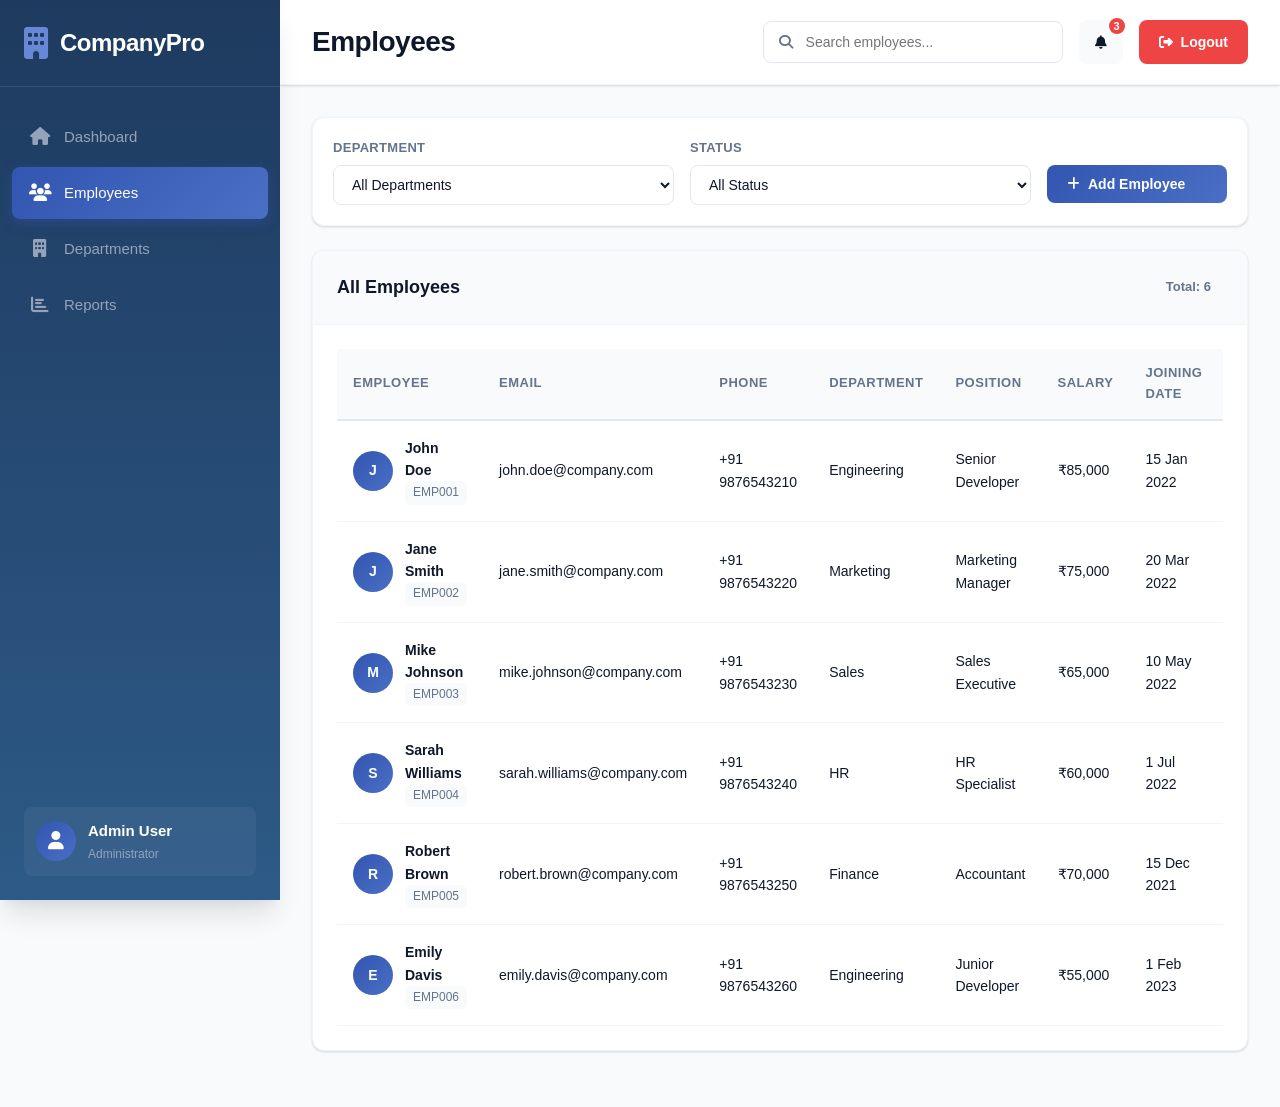
<file: employees.html>
<!DOCTYPE html>
<html lang="en">
<head>
    <meta charset="UTF-8">
    <meta name="viewport" content="width=device-width, initial-scale=1.0">
    <title>Employees - CompanyPro</title>
    <link rel="stylesheet" href="css/style.css">
    <link rel="stylesheet" href="https://cdnjs.cloudflare.com/ajax/libs/font-awesome/6.4.0/css/all.min.css">
</head>
<body>
    <!-- Sidebar -->
    <aside class="sidebar">
        <div class="logo">
            <i class="fas fa-building"></i>
            <span>CompanyPro</span>
        </div>
        
        <nav class="nav-menu">
            <a href="dashboard.html" class="nav-item">
                <i class="fas fa-home"></i>
                <span>Dashboard</span>
            </a>
            <a href="employees.html" class="nav-item active">
                <i class="fas fa-users"></i>
                <span>Employees</span>
            </a>
            <a href="departments.html" class="nav-item">
                <i class="fas fa-building"></i>
                <span>Departments</span>
            </a>
            <a href="reports.html" class="nav-item">
                <i class="fas fa-chart-bar"></i>
                <span>Reports</span>
            </a>
        </nav>

        <div class="sidebar-footer">
            <div class="admin-profile">
                <div class="admin-avatar">
                    <i class="fas fa-user"></i>
                </div>
                <div class="admin-info">
                    <div class="admin-name">Admin User</div>
                    <div class="admin-role">Administrator</div>
                </div>
            </div>
        </div>
    </aside>

    <!-- Main Content -->
    <main class="main-content">
        <!-- Top Header -->
        <header class="top-header">
            <div class="header-left">
                <button class="menu-toggle">
                    <i class="fas fa-bars"></i>
                </button>
                <h1 class="page-title">Employees</h1>
            </div>
            <div class="header-right">
                <div class="search-box">
                    <i class="fas fa-search"></i>
                    <input type="text" placeholder="Search employees...">
                </div>
                <button class="notification-btn">
                    <i class="fas fa-bell"></i>
                    <span class="badge">3</span>
                </button>
                <a href="index.html" class="btn-logout">
                    <i class="fas fa-sign-out-alt"></i>
                    Logout
                </a>
            </div>
        </header>

        <!-- Content -->
        <div class="content-container">
            <!-- Filters -->
            <div class="filters-bar">
                <div class="filter-group">
                    <label>Department</label>
                    <select id="departmentFilter">
                        <option value="all">All Departments</option>
                        <option value="Engineering">Engineering</option>
                        <option value="Marketing">Marketing</option>
                        <option value="Sales">Sales</option>
                        <option value="HR">HR</option>
                        <option value="Finance">Finance</option>
                    </select>
                </div>
                <div class="filter-group">
                    <label>Status</label>
                    <select id="statusFilter">
                        <option value="all">All Status</option>
                        <option value="active">Active</option>
                        <option value="on-leave">On Leave</option>
                        <option value="inactive">Inactive</option>
                    </select>
                </div>
                <div class="filter-group" style="flex: 0; margin-left: auto;">
                    <label>&nbsp;</label>
                    <button class="btn-primary" id="addEmployeeBtn">
                        <i class="fas fa-plus"></i>
                        Add Employee
                    </button>
                </div>
            </div>

            <!-- Employee Table -->
            <div class="card">
                <div class="card-header">
                    <h3>All Employees</h3>
                    <span class="employee-count-badge">Total: <span id="employeeCount">0</span></span>
                </div>
                <div class="card-body">
                    <div class="table-container">
                        <table class="employee-table">
                            <thead>
                                <tr>
                                    <th>Employee</th>
                                    <th>Email</th>
                                    <th>Phone</th>
                                    <th>Department</th>
                                    <th>Position</th>
                                    <th>Salary</th>
                                    <th>Joining Date</th>
                                    <th>Status</th>
                                    <th>Actions</th>
                                </tr>
                            </thead>
                            <tbody>
                                <!-- Employee data will be inserted here -->
                            </tbody>
                        </table>
                    </div>
                </div>
            </div>
        </div>
    </main>

    <!-- Add Employee Modal -->
    <div id="addEmployeeModal" class="modal">
        <div class="modal-content">
            <div class="modal-header">
                <h2>Add New Employee</h2>
                <button class="close-btn">&times;</button>
            </div>
            <div class="modal-body">
                <form id="addEmployeeForm">
                    <div class="form-section">
                        <h4><i class="fas fa-user"></i> Personal Information</h4>
                        <div class="form-grid">
                            <div class="form-group">
                                <label>Full Name <span class="required">*</span></label>
                                <input type="text" name="name" required>
                            </div>
                            <div class="form-group">
                                <label>Email <span class="required">*</span></label>
                                <input type="email" name="email" required>
                            </div>
                            <div class="form-group">
                                <label>Phone <span class="required">*</span></label>
                                <input type="tel" name="phone" required>
                            </div>
                            <div class="form-group">
                                <label>Blood Group</label>
                                <input type="text" name="bloodGroup" placeholder="e.g., O+">
                            </div>
                            <div class="form-group full-width">
                                <label>Address</label>
                                <textarea name="address" rows="2"></textarea>
                            </div>
                        </div>
                    </div>

                    <div class="form-section">
                        <h4><i class="fas fa-briefcase"></i> Employment Details</h4>
                        <div class="form-grid">
                            <div class="form-group">
                                <label>Department <span class="required">*</span></label>
                                <select name="department" required>
                                    <option value="">Select Department</option>
                                    <option value="Engineering">Engineering</option>
                                    <option value="Marketing">Marketing</option>
                                    <option value="Sales">Sales</option>
                                    <option value="HR">HR</option>
                                    <option value="Finance">Finance</option>
                                </select>
                            </div>
                            <div class="form-group">
                                <label>Position <span class="required">*</span></label>
                                <input type="text" name="position" required>
                            </div>
                            <div class="form-group">
                                <label>Salary (₹) <span class="required">*</span></label>
                                <input type="number" name="salary" required>
                            </div>
                            <div class="form-group">
                                <label>Joining Date <span class="required">*</span></label>
                                <input type="date" name="joiningDate" required>
                            </div>
                            <div class="form-group">
                                <label>Emergency Contact</label>
                                <input type="tel" name="emergencyContact">
                            </div>
                            <div class="form-group">
                                <label>Education</label>
                                <input type="text" name="education" placeholder="e.g., B.Tech">
                            </div>
                        </div>
                    </div>
                </form>
            </div>
            <div class="modal-footer">
                <button type="button" class="btn-secondary" onclick="document.getElementById('addEmployeeModal').style.display='none'">Cancel</button>
                <button type="submit" form="addEmployeeForm" class="btn-primary">
                    <i class="fas fa-save"></i>
                    Add Employee
                </button>
            </div>
        </div>
    </div>

    <!-- View Employee Modal -->
    <div id="viewEmployeeModal" class="modal">
        <div class="modal-content large">
            <div class="modal-header">
                <h2>Employee Details</h2>
                <button class="close-btn">&times;</button>
            </div>
            <div class="modal-body">
                <div class="profile-info-section">
                    <div class="profile-avatar-large">
                        <i class="fas fa-user"></i>
                    </div>
                    <div class="profile-details">
                        <h2 id="viewEmployeeName"></h2>
                        <p class="profile-email" id="viewEmployeeEmail"></p>
                        <div id="viewEmployeeStatus"></div>
                    </div>
                </div>

                <div class="profile-section">
                    <h3><i class="fas fa-user"></i> Personal Information</h3>
                    <div class="info-grid">
                        <div class="info-item">
                            <label>Employee ID</label>
                            <p id="viewEmployeeId"></p>
                        </div>
                        <div class="info-item">
                            <label>Phone</label>
                            <p id="viewEmployeePhone"></p>
                        </div>
                        <div class="info-item">
                            <label>Blood Group</label>
                            <p id="viewEmployeeBlood"></p>
                        </div>
                        <div class="info-item">
                            <label>Emergency Contact</label>
                            <p id="viewEmployeeEmergency"></p>
                        </div>
                        <div class="info-item full-width">
                            <label>Address</label>
                            <p id="viewEmployeeAddress"></p>
                        </div>
                    </div>
                </div>

                <div class="profile-section">
                    <h3><i class="fas fa-briefcase"></i> Employment Details</h3>
                    <div class="info-grid">
                        <div class="info-item">
                            <label>Department</label>
                            <p id="viewEmployeeDepartment"></p>
                        </div>
                        <div class="info-item">
                            <label>Position</label>
                            <p id="viewEmployeePosition"></p>
                        </div>
                        <div class="info-item">
                            <label>Salary</label>
                            <p id="viewEmployeeSalary"></p>
                        </div>
                        <div class="info-item">
                            <label>Joining Date</label>
                            <p id="viewEmployeeJoining"></p>
                        </div>
                        <div class="info-item full-width">
                            <label>Education</label>
                            <p id="viewEmployeeEducation"></p>
                        </div>
                    </div>
                </div>
            </div>
        </div>
    </div>

    <!-- Edit Employee Modal -->
    <div id="editEmployeeModal" class="modal">
        <div class="modal-content">
            <div class="modal-header">
                <h2>Edit Employee</h2>
                <button class="close-btn">&times;</button>
            </div>
            <div class="modal-body">
                <form id="editEmployeeForm">
                    <input type="hidden" id="editEmployeeId">
                    
                    <div class="form-section">
                        <h4><i class="fas fa-user"></i> Personal Information</h4>
                        <div class="form-grid">
                            <div class="form-group">
                                <label>Full Name <span class="required">*</span></label>
                                <input type="text" id="editName" name="name" required>
                            </div>
                            <div class="form-group">
                                <label>Email <span class="required">*</span></label>
                                <input type="email" id="editEmail" name="email" required>
                            </div>
                            <div class="form-group">
                                <label>Phone <span class="required">*</span></label>
                                <input type="tel" id="editPhone" name="phone" required>
                            </div>
                            <div class="form-group">
                                <label>Blood Group</label>
                                <input type="text" id="editBloodGroup" name="bloodGroup">
                            </div>
                            <div class="form-group full-width">
                                <label>Address</label>
                                <textarea id="editAddress" name="address" rows="2"></textarea>
                            </div>
                        </div>
                    </div>

                    <div class="form-section">
                        <h4><i class="fas fa-briefcase"></i> Employment Details</h4>
                        <div class="form-grid">
                            <div class="form-group">
                                <label>Department <span class="required">*</span></label>
                                <select id="editDepartment" name="department" required>
                                    <option value="Engineering">Engineering</option>
                                    <option value="Marketing">Marketing</option>
                                    <option value="Sales">Sales</option>
                                    <option value="HR">HR</option>
                                    <option value="Finance">Finance</option>
                                </select>
                            </div>
                            <div class="form-group">
                                <label>Position <span class="required">*</span></label>
                                <input type="text" id="editPosition" name="position" required>
                            </div>
                            <div class="form-group">
                                <label>Salary (₹) <span class="required">*</span></label>
                                <input type="number" id="editSalary" name="salary" required>
                            </div>
                            <div class="form-group">
                                <label>Joining Date <span class="required">*</span></label>
                                <input type="date" id="editJoiningDate" name="joiningDate" required>
                            </div>
                            <div class="form-group">
                                <label>Status <span class="required">*</span></label>
                                <select id="editStatus" name="status" required>
                                    <option value="active">Active</option>
                                    <option value="on-leave">On Leave</option>
                                    <option value="inactive">Inactive</option>
                                </select>
                            </div>
                            <div class="form-group">
                                <label>Emergency Contact</label>
                                <input type="tel" id="editEmergencyContact" name="emergencyContact">
                            </div>
                            <div class="form-group full-width">
                                <label>Education</label>
                                <input type="text" id="editEducation" name="education">
                            </div>
                        </div>
                    </div>
                </form>
            </div>
            <div class="modal-footer">
                <button type="button" class="btn-secondary" onclick="document.getElementById('editEmployeeModal').style.display='none'">Cancel</button>
                <button type="submit" form="editEmployeeForm" class="btn-primary">
                    <i class="fas fa-save"></i>
                    Update Employee
                </button>
            </div>
        </div>
    </div>

    <script src="js/employees.js"></script>
</body>
</html>
</file>
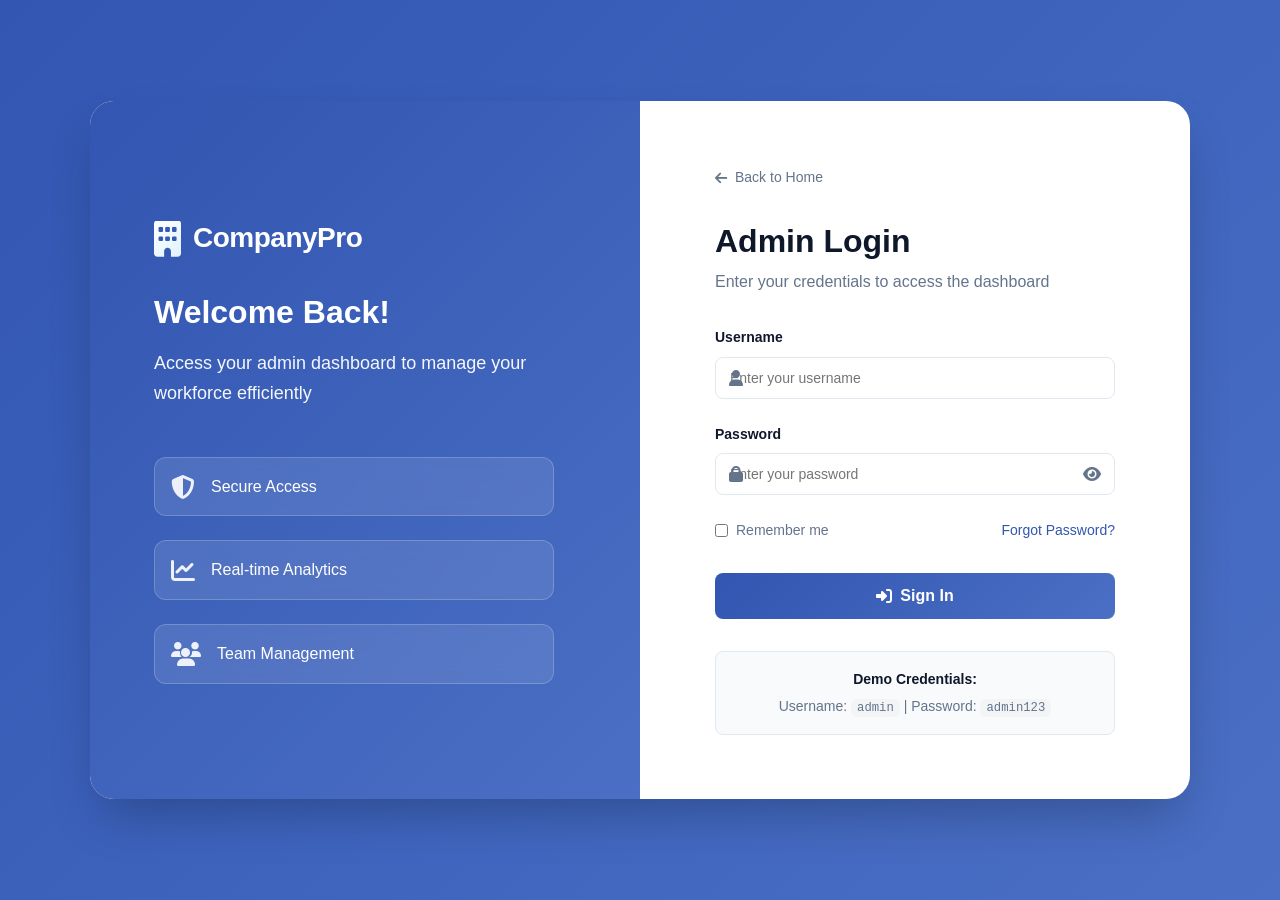
<file: login.html>
<!DOCTYPE html>
<html lang="en">
<head>
    <meta charset="UTF-8">
    <meta name="viewport" content="width=device-width, initial-scale=1.0">
    <title>Admin Login - CompanyPro</title>
    <link rel="stylesheet" href="css/style.css">
    <link rel="stylesheet" href="https://cdnjs.cloudflare.com/ajax/libs/font-awesome/6.4.0/css/all.min.css">
</head>
<body class="login-page">
    <div class="login-container">
        <div class="login-left">
            <div class="login-branding">
                <div class="logo-large">
                    <i class="fas fa-building"></i>
                    <span>CompanyPro</span>
                </div>
                <h2>Welcome Back!</h2>
                <p>Access your admin dashboard to manage your workforce efficiently</p>
                <div class="login-features">
                    <div class="feature-item">
                        <i class="fas fa-shield-alt"></i>
                        <span>Secure Access</span>
                    </div>
                    <div class="feature-item">
                        <i class="fas fa-chart-line"></i>
                        <span>Real-time Analytics</span>
                    </div>
                    <div class="feature-item">
                        <i class="fas fa-users"></i>
                        <span>Team Management</span>
                    </div>
                </div>
            </div>
        </div>

        <div class="login-right">
            <div class="login-form-container">
                <div class="back-link">
                    <a href="index.html"><i class="fas fa-arrow-left"></i> Back to Home</a>
                </div>
                
                <h2>Admin Login</h2>
                <p class="login-subtitle">Enter your credentials to access the dashboard</p>

                <div id="loginMessage" class="message"></div>

                <form id="loginForm">
                    <div class="form-group">
                        <label>Username</label>
                        <div class="input-with-icon">
                            <i class="fas fa-user"></i>
                            <input type="text" id="username" placeholder="Enter your username" required>
                        </div>
                    </div>

                    <div class="form-group">
                        <label>Password</label>
                        <div class="input-with-icon">
                            <i class="fas fa-lock"></i>
                            <input type="password" id="password" placeholder="Enter your password" required>
                            <i class="fas fa-eye toggle-password" id="togglePassword"></i>
                        </div>
                    </div>

                    <div class="form-options">
                        <label class="checkbox-label">
                            <input type="checkbox" id="rememberMe">
                            <span>Remember me</span>
                        </label>
                        <a href="#" class="forgot-password">Forgot Password?</a>
                    </div>

                    <button type="submit" class="btn-login-submit">
                        <i class="fas fa-sign-in-alt"></i> Sign In
                    </button>
                </form>

                <div class="demo-credentials">
                    <p><strong>Demo Credentials:</strong></p>
                    <p>Username: <code>admin</code> | Password: <code>admin123</code></p>
                </div>
            </div>
        </div>
    </div>

    <script src="js/auth.js"></script>
</body>
</html>
</file>
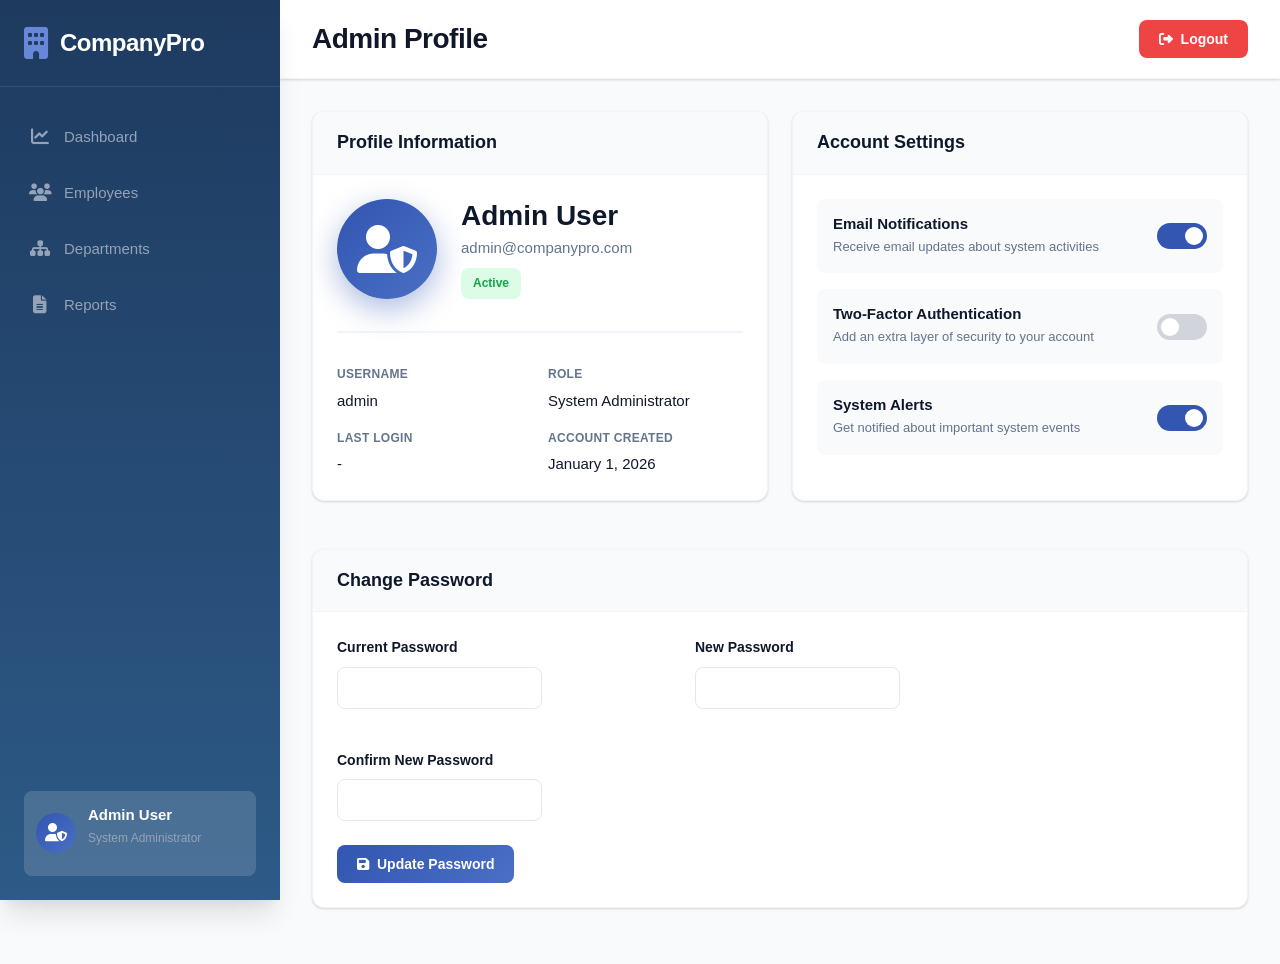
<file: profile.html>
<!DOCTYPE html>
<html lang="en">
<head>
    <meta charset="UTF-8">
    <meta name="viewport" content="width=device-width, initial-scale=1.0">
    <title>Admin Profile - CompanyPro</title>
    <link rel="stylesheet" href="css/style.css">
    <link rel="stylesheet" href="https://cdnjs.cloudflare.com/ajax/libs/font-awesome/6.4.0/css/all.min.css">
</head>
<body>
    <!-- Sidebar -->
    <aside class="sidebar" id="sidebar">
        <div class="logo">
            <i class="fas fa-building"></i>
            <span>CompanyPro</span>
        </div>
        
        <nav class="nav-menu">
            <a href="dashboard.html" class="nav-item">
                <i class="fas fa-chart-line"></i>
                <span>Dashboard</span>
            </a>
            <a href="employees.html" class="nav-item">
                <i class="fas fa-users"></i>
                <span>Employees</span>
            </a>
            <a href="departments.html" class="nav-item">
                <i class="fas fa-sitemap"></i>
                <span>Departments</span>
            </a>
            <a href="reports.html" class="nav-item">
                <i class="fas fa-file-alt"></i>
                <span>Reports</span>
            </a>
        </nav>

        <div class="sidebar-footer">
            <div class="admin-profile active">
                <div class="admin-avatar">
                    <i class="fas fa-user-shield"></i>
                </div>
                <div class="admin-info">
                    <p class="admin-name" id="adminName">Admin User</p>
                    <p class="admin-role">System Administrator</p>
                </div>
            </div>
        </div>
    </aside>

    <!-- Main Content -->
    <main class="main-content">
        <header class="top-header">
            <div class="header-left">
                <button class="menu-toggle" id="menuToggle">
                    <i class="fas fa-bars"></i>
                </button>
                <h1 class="page-title">Admin Profile</h1>
            </div>
            <div class="header-right">
                <button class="btn-logout" onclick="logout()">
                    <i class="fas fa-sign-out-alt"></i> Logout
                </button>
            </div>
        </header>

        <div class="content-container">
            <div class="profile-page-grid">
                <!-- Profile Card -->
                <div class="card">
                    <div class="card-header">
                        <h3>Profile Information</h3>
                    </div>
                    <div class="card-body">
                        <div class="profile-info-section">
                            <div class="profile-avatar-large">
                                <i class="fas fa-user-shield"></i>
                            </div>
                            <div class="profile-details">
                                <h2 id="profileAdminName">Admin User</h2>
                                <p class="profile-email">admin@companypro.com</p>
                                <span class="status-badge active">Active</span>
                            </div>
                        </div>

                        <div class="info-grid">
                            <div class="info-item">
                                <label>Username</label>
                                <p id="profileUsername">admin</p>
                            </div>
                            <div class="info-item">
                                <label>Role</label>
                                <p>System Administrator</p>
                            </div>
                            <div class="info-item">
                                <label>Last Login</label>
                                <p id="lastLogin">-</p>
                            </div>
                            <div class="info-item">
                                <label>Account Created</label>
                                <p>January 1, 2026</p>
                            </div>
                        </div>
                    </div>
                </div>

                <!-- Account Settings -->
                <div class="card">
                    <div class="card-header">
                        <h3>Account Settings</h3>
                    </div>
                    <div class="card-body">
                        <div class="settings-list">
                            <div class="setting-item">
                                <div>
                                    <h4>Email Notifications</h4>
                                    <p>Receive email updates about system activities</p>
                                </div>
                                <label class="switch">
                                    <input type="checkbox" checked>
                                    <span class="slider"></span>
                                </label>
                            </div>
                            <div class="setting-item">
                                <div>
                                    <h4>Two-Factor Authentication</h4>
                                    <p>Add an extra layer of security to your account</p>
                                </div>
                                <label class="switch">
                                    <input type="checkbox">
                                    <span class="slider"></span>
                                </label>
                            </div>
                            <div class="setting-item">
                                <div>
                                    <h4>System Alerts</h4>
                                    <p>Get notified about important system events</p>
                                </div>
                                <label class="switch">
                                    <input type="checkbox" checked>
                                    <span class="slider"></span>
                                </label>
                            </div>
                        </div>
                    </div>
                </div>
            </div>

            <!-- Change Password -->
            <div class="card">
                <div class="card-header">
                    <h3>Change Password</h3>
                </div>
                <div class="card-body">
                    <form id="changePasswordForm" class="password-form">
                        <div class="form-grid">
                            <div class="form-group">
                                <label>Current Password</label>
                                <input type="password" id="currentPassword" required>
                            </div>
                            <div class="form-group">
                                <label>New Password</label>
                                <input type="password" id="newPassword" required>
                            </div>
                            <div class="form-group">
                                <label>Confirm New Password</label>
                                <input type="password" id="confirmPassword" required>
                            </div>
                        </div>
                        <button type="submit" class="btn-primary">
                            <i class="fas fa-save"></i> Update Password
                        </button>
                    </form>
                </div>
            </div>
        </div>
    </main>

    <script src="js/common.js"></script>
    <script>
        // Display admin name
        const adminUser = JSON.parse(localStorage.getItem('adminUser')) || { username: 'admin', name: 'Admin User' };
        document.getElementById('profileAdminName').textContent = adminUser.name;
        document.getElementById('profileUsername').textContent = adminUser.username;
        
        // Display last login
        const lastLogin = localStorage.getItem('lastLogin');
        if (lastLogin) {
            document.getElementById('lastLogin').textContent = new Date(lastLogin).toLocaleString('en-IN');
        }

        // Change password form
        document.getElementById('changePasswordForm').addEventListener('submit', (e) => {
            e.preventDefault();
            const newPassword = document.getElementById('newPassword').value;
            const confirmPassword = document.getElementById('confirmPassword').value;
            
            if (newPassword !== confirmPassword) {
                alert('Passwords do not match!');
                return;
            }
            
            alert('Password changed successfully!');
            document.getElementById('changePasswordForm').reset();
        });
    </script>
</body>
</html>
</file>
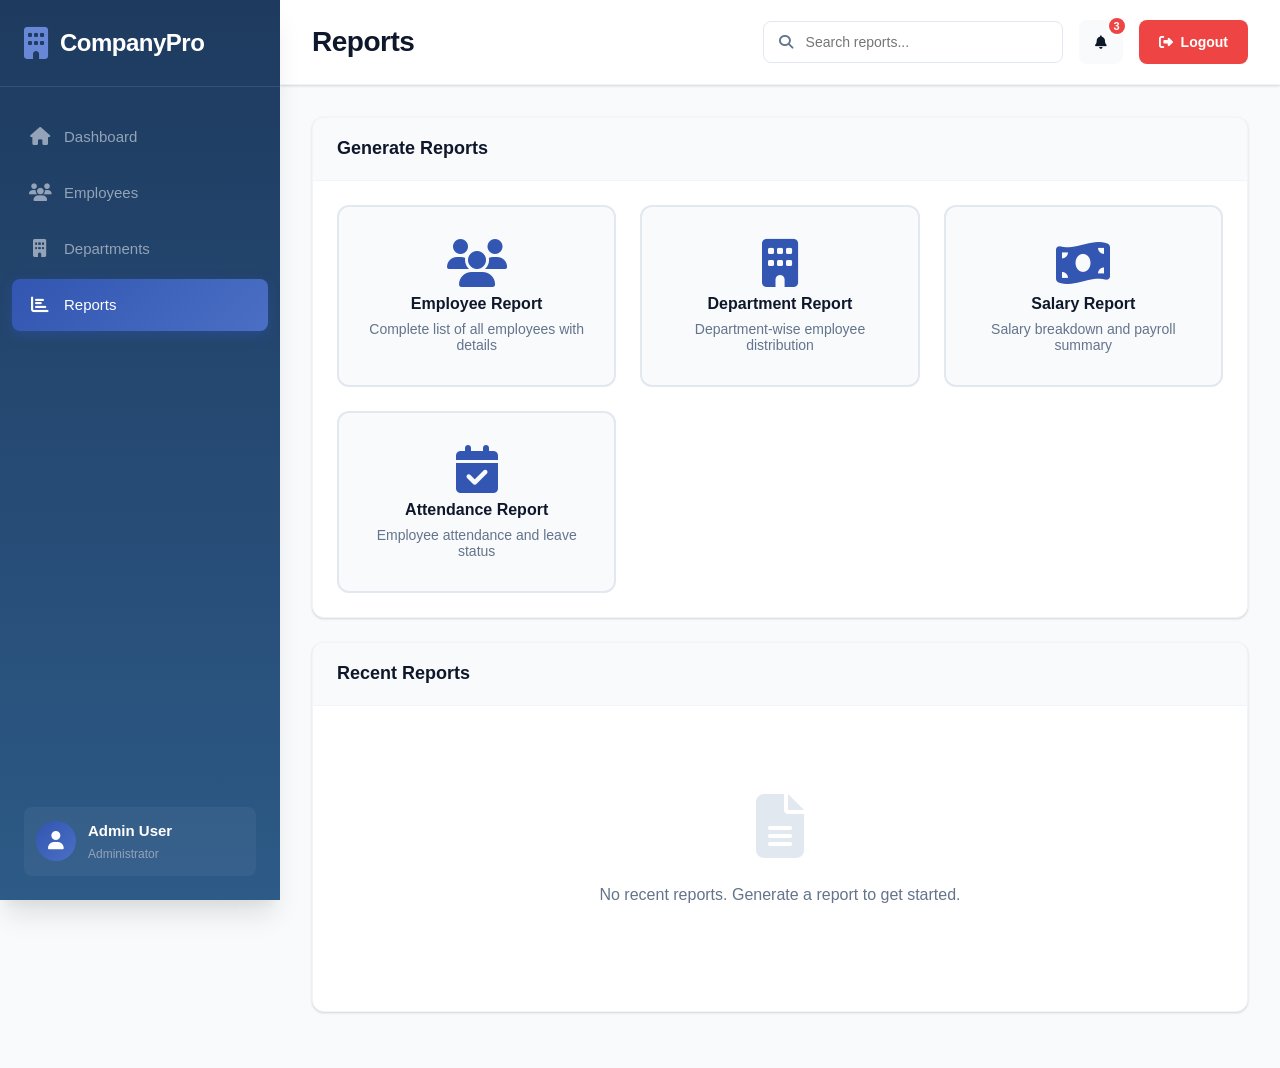
<file: reports.html>
<!DOCTYPE html>
<html lang="en">
<head>
    <meta charset="UTF-8">
    <meta name="viewport" content="width=device-width, initial-scale=1.0">
    <title>Reports - CompanyPro</title>
    <link rel="stylesheet" href="css/style.css">
    <link rel="stylesheet" href="https://cdnjs.cloudflare.com/ajax/libs/font-awesome/6.4.0/css/all.min.css">
</head>
<body>
    <!-- Sidebar -->
    <aside class="sidebar">
        <div class="logo">
            <i class="fas fa-building"></i>
            <span>CompanyPro</span>
        </div>
        
        <nav class="nav-menu">
            <a href="dashboard.html" class="nav-item">
                <i class="fas fa-home"></i>
                <span>Dashboard</span>
            </a>
            <a href="employees.html" class="nav-item">
                <i class="fas fa-users"></i>
                <span>Employees</span>
            </a>
            <a href="departments.html" class="nav-item">
                <i class="fas fa-building"></i>
                <span>Departments</span>
            </a>
            <a href="reports.html" class="nav-item active">
                <i class="fas fa-chart-bar"></i>
                <span>Reports</span>
            </a>
        </nav>

        <div class="sidebar-footer">
            <div class="admin-profile">
                <div class="admin-avatar">
                    <i class="fas fa-user"></i>
                </div>
                <div class="admin-info">
                    <div class="admin-name">Admin User</div>
                    <div class="admin-role">Administrator</div>
                </div>
            </div>
        </div>
    </aside>

    <!-- Main Content -->
    <main class="main-content">
        <!-- Top Header -->
        <header class="top-header">
            <div class="header-left">
                <button class="menu-toggle">
                    <i class="fas fa-bars"></i>
                </button>
                <h1 class="page-title">Reports</h1>
            </div>
            <div class="header-right">
                <div class="search-box">
                    <i class="fas fa-search"></i>
                    <input type="text" placeholder="Search reports...">
                </div>
                <button class="notification-btn">
                    <i class="fas fa-bell"></i>
                    <span class="badge">3</span>
                </button>
                <a href="index.html" class="btn-logout">
                    <i class="fas fa-sign-out-alt"></i>
                    Logout
                </a>
            </div>
        </header>

        <!-- Content -->
        <div class="content-container">
            <!-- Report Options -->
            <div class="card">
                <div class="card-header">
                    <h3>Generate Reports</h3>
                </div>
                <div class="card-body">
                    <div class="report-options">
                        <button class="report-btn" onclick="generateEmployeeReport()">
                            <i class="fas fa-users"></i>
                            <span>Employee Report</span>
                            <p>Complete list of all employees with details</p>
                        </button>

                        <button class="report-btn" onclick="generateDepartmentReport()">
                            <i class="fas fa-building"></i>
                            <span>Department Report</span>
                            <p>Department-wise employee distribution</p>
                        </button>

                        <button class="report-btn" onclick="generateSalaryReport()">
                            <i class="fas fa-money-bill-wave"></i>
                            <span>Salary Report</span>
                            <p>Salary breakdown and payroll summary</p>
                        </button>

                        <button class="report-btn" onclick="generateAttendanceReport()">
                            <i class="fas fa-calendar-check"></i>
                            <span>Attendance Report</span>
                            <p>Employee attendance and leave status</p>
                        </button>
                    </div>
                </div>
            </div>

            <!-- Recent Reports -->
            <div class="card">
                <div class="card-header">
                    <h3>Recent Reports</h3>
                </div>
                <div class="card-body">
                    <div class="recent-reports">
                        <div class="empty-state">
                            <i class="fas fa-file-alt"></i>
                            <p>No recent reports. Generate a report to get started.</p>
                        </div>
                    </div>
                </div>
            </div>
        </div>
    </main>

    <script src="js/reports.js"></script>
</body>
</html>
</file>
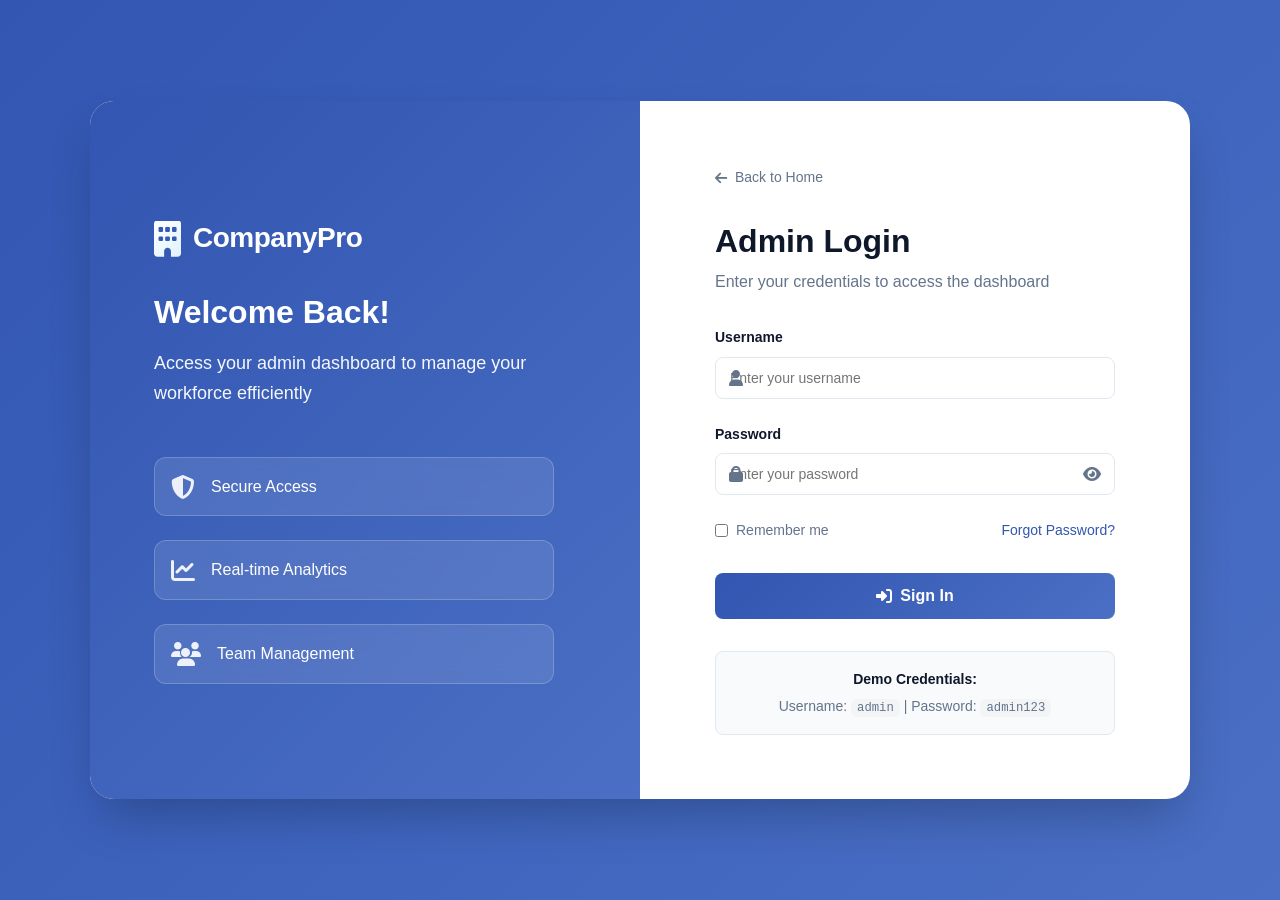
<file: frontend/dashboard.html>
<!DOCTYPE html>
<html lang="en">
<head>
    <meta charset="UTF-8">
    <meta name="viewport" content="width=device-width, initial-scale=1.0">
    <title>Dashboard - CompanyPro</title>
    <link rel="stylesheet" href="css/style.css">
    <link rel="stylesheet" href="https://cdnjs.cloudflare.com/ajax/libs/font-awesome/6.4.0/css/all.min.css">
</head>
<body>
    <!-- Sidebar -->
    <aside class="sidebar">
        <div class="logo">
            <i class="fas fa-building"></i>
            <span>CompanyPro</span>
        </div>
        
        <nav class="nav-menu">
            <a href="dashboard.html" class="nav-item active">
                <i class="fas fa-home"></i>
                <span>Dashboard</span>
            </a>
            <a href="employees.html" class="nav-item">
                <i class="fas fa-users"></i>
                <span>Employees</span>
            </a>
            <a href="departments.html" class="nav-item">
                <i class="fas fa-building"></i>
                <span>Departments</span>
            </a>
            <a href="reports.html" class="nav-item">
                <i class="fas fa-chart-bar"></i>
                <span>Reports</span>
            </a>
        </nav>

        <div class="sidebar-footer">
            <div class="admin-profile">
                <div class="admin-avatar">
                    <i class="fas fa-user"></i>
                </div>
                <div class="admin-info">
                    <div class="admin-name">Admin User</div>
                    <div class="admin-role">Administrator</div>
                </div>
            </div>
        </div>
    </aside>

    <!-- Main Content -->
    <main class="main-content">
        <!-- Top Header -->
        <header class="top-header">
            <div class="header-left">
                <button class="menu-toggle">
                    <i class="fas fa-bars"></i>
                </button>
                <h1 class="page-title">Dashboard</h1>
            </div>
            <div class="header-right">
                <div class="search-box">
                    <i class="fas fa-search"></i>
                    <input type="text" placeholder="Search...">
                </div>
                <button class="notification-btn">
                    <i class="fas fa-bell"></i>
                    <span class="badge">3</span>
                </button>
                <a href="index.html" class="btn-logout">
                    <i class="fas fa-sign-out-alt"></i>
                    Logout
                </a>
            </div>
        </header>

        <!-- Content -->
        <div class="content-container">
            <!-- Statistics Cards - REAL DATA -->
            <div class="stats-grid">
                <div class="stat-card blue">
                    <div class="stat-icon">
                        <i class="fas fa-users"></i>
                    </div>
                    <div class="stat-details">
                        <div class="stat-label">Total Employees</div>
                        <div class="stat-value" id="totalEmployees">0</div>
                        <div class="stat-change positive" id="employeeChange">
                            <i class="fas fa-arrow-up"></i>
                            <span>12% from last month</span>
                        </div>
                    </div>
                </div>

                <div class="stat-card green">
                    <div class="stat-icon">
                        <i class="fas fa-building"></i>
                    </div>
                    <div class="stat-details">
                        <div class="stat-label">Departments</div>
                        <div class="stat-value" id="totalDepartments">0</div>
                        <div class="stat-change neutral">
                            <i class="fas fa-minus"></i>
                            <span>No change</span>
                        </div>
                    </div>
                </div>

                <div class="stat-card orange">
                    <div class="stat-icon">
                        <i class="fas fa-user-check"></i>
                    </div>
                    <div class="stat-details">
                        <div class="stat-label">Present Today</div>
                        <div class="stat-value" id="presentToday">0</div>
                        <div class="stat-change positive" id="attendanceRate">
                            <i class="fas fa-arrow-up"></i>
                            <span>0% attendance</span>
                        </div>
                    </div>
                </div>

                <div class="stat-card purple">
                    <div class="stat-icon">
                        <i class="fas fa-calendar-times"></i>
                    </div>
                    <div class="stat-details">
                        <div class="stat-label">On Leave</div>
                        <div class="stat-value" id="onLeave">0</div>
                        <div class="stat-change neutral" id="leavePercentage">
                            <i class="fas fa-minus"></i>
                            <span>0% on leave</span>
                        </div>
                    </div>
                </div>
            </div>

            <!-- Dashboard Grid -->
            <div class="dashboard-grid">
                <!-- Recent Employees -->
                <div class="card">
                    <div class="card-header">
                        <h3>Recent Employees</h3>
                        <a href="employees.html" class="view-all">
                            View All <i class="fas fa-arrow-right"></i>
                        </a>
                    </div>
                    <div class="card-body">
                        <div class="table-container">
                            <table class="employee-table">
                                <thead>
                                    <tr>
                                        <th>Employee</th>
                                        <th>Department</th>
                                        <th>Position</th>
                                        <th>Status</th>
                                        <th>Actions</th>
                                    </tr>
                                </thead>
                                <tbody id="recentEmployeesTable">
                                    <!-- Data will be inserted here -->
                                </tbody>
                            </table>
                        </div>
                    </div>
                </div>

                <!-- Department Overview - REAL DATA -->
                <div class="card">
                    <div class="card-header">
                        <h3>Department Overview</h3>
                        <a href="departments.html" class="view-all">
                            View All <i class="fas fa-arrow-right"></i>
                        </a>
                    </div>
                    <div class="card-body" id="departmentOverview">
                        <!-- Department stats will be inserted here -->
                    </div>
                </div>
            </div>

            <!-- Quick Actions -->
            <div class="card">
                <div class="card-header">
                    <h3>Quick Actions</h3>
                </div>
                <div class="card-body">
                    <div class="quick-actions-grid">
                        <a href="employees.html" class="quick-action-btn">
                            <i class="fas fa-user-plus"></i>
                            <span>Add Employee</span>
                        </a>
                        <a href="departments.html" class="quick-action-btn">
                            <i class="fas fa-building"></i>
                            <span>Manage Departments</span>
                        </a>
                        <a href="reports.html" class="quick-action-btn">
                            <i class="fas fa-file-alt"></i>
                            <span>Generate Report</span>
                        </a>
                        <a href="employees.html" class="quick-action-btn">
                            <i class="fas fa-calendar-check"></i>
                            <span>Mark Attendance</span>
                        </a>
                    </div>
                </div>
            </div>
        </div>
    </main>

    <!-- View Employee Modal -->
    <div id="viewEmployeeModal" class="modal">
        <div class="modal-content large">
            <div class="modal-header">
                <h2>Employee Details</h2>
                <button class="close-btn">&times;</button>
            </div>
            <div class="modal-body">
                <div class="profile-info-section">
                    <div class="profile-avatar-large">
                        <i class="fas fa-user"></i>
                    </div>
                    <div class="profile-details">
                        <h2 id="viewEmployeeName"></h2>
                        <p class="profile-email" id="viewEmployeeEmail"></p>
                        <div id="viewEmployeeStatus"></div>
                    </div>
                </div>

                <div class="profile-section">
                    <h3><i class="fas fa-user"></i> Personal Information</h3>
                    <div class="info-grid">
                        <div class="info-item">
                            <label>Employee ID</label>
                            <p id="viewEmployeeId"></p>
                        </div>
                        <div class="info-item">
                            <label>Phone</label>
                            <p id="viewEmployeePhone"></p>
                        </div>
                        <div class="info-item">
                            <label>Blood Group</label>
                            <p id="viewEmployeeBlood"></p>
                        </div>
                        <div class="info-item">
                            <label>Emergency Contact</label>
                            <p id="viewEmployeeEmergency"></p>
                        </div>
                        <div class="info-item full-width">
                            <label>Address</label>
                            <p id="viewEmployeeAddress"></p>
                        </div>
                    </div>
                </div>

                <div class="profile-section">
                    <h3><i class="fas fa-briefcase"></i> Employment Details</h3>
                    <div class="info-grid">
                        <div class="info-item">
                            <label>Department</label>
                            <p id="viewEmployeeDepartment"></p>
                        </div>
                        <div class="info-item">
                            <label>Position</label>
                            <p id="viewEmployeePosition"></p>
                        </div>
                        <div class="info-item">
                            <label>Salary</label>
                            <p id="viewEmployeeSalary"></p>
                        </div>
                        <div class="info-item">
                            <label>Joining Date</label>
                            <p id="viewEmployeeJoining"></p>
                        </div>
                        <div class="info-item full-width">
                            <label>Education</label>
                            <p id="viewEmployeeEducation"></p>
                        </div>
                    </div>
                </div>
            </div>
        </div>
    </div>

    <!-- Edit Employee Modal -->
    <div id="editEmployeeModal" class="modal">
        <div class="modal-content">
            <div class="modal-header">
                <h2>Edit Employee</h2>
                <button class="close-btn">&times;</button>
            </div>
            <div class="modal-body">
                <form id="editEmployeeForm">
                    <input type="hidden" id="editEmployeeId">
                    
                    <div class="form-section">
                        <h4><i class="fas fa-user"></i> Personal Information</h4>
                        <div class="form-grid">
                            <div class="form-group">
                                <label>Full Name <span class="required">*</span></label>
                                <input type="text" id="editName" name="name" required>
                            </div>
                            <div class="form-group">
                                <label>Email <span class="required">*</span></label>
                                <input type="email" id="editEmail" name="email" required>
                            </div>
                            <div class="form-group">
                                <label>Phone <span class="required">*</span></label>
                                <input type="tel" id="editPhone" name="phone" required>
                            </div>
                            <div class="form-group">
                                <label>Blood Group</label>
                                <input type="text" id="editBloodGroup" name="bloodGroup">
                            </div>
                            <div class="form-group full-width">
                                <label>Address</label>
                                <textarea id="editAddress" name="address" rows="2"></textarea>
                            </div>
                        </div>
                    </div>

                    <div class="form-section">
                        <h4><i class="fas fa-briefcase"></i> Employment Details</h4>
                        <div class="form-grid">
                            <div class="form-group">
                                <label>Department <span class="required">*</span></label>
                                <select id="editDepartment" name="department" required>
                                    <option value="Engineering">Engineering</option>
                                    <option value="Marketing">Marketing</option>
                                    <option value="Sales">Sales</option>
                                    <option value="HR">HR</option>
                                    <option value="Finance">Finance</option>
                                </select>
                            </div>
                            <div class="form-group">
                                <label>Position <span class="required">*</span></label>
                                <input type="text" id="editPosition" name="position" required>
                            </div>
                            <div class="form-group">
                                <label>Salary (₹) <span class="required">*</span></label>
                                <input type="number" id="editSalary" name="salary" required>
                            </div>
                            <div class="form-group">
                                <label>Joining Date <span class="required">*</span></label>
                                <input type="date" id="editJoiningDate" name="joiningDate" required>
                            </div>
                            <div class="form-group">
                                <label>Status <span class="required">*</span></label>
                                <select id="editStatus" name="status" required>
                                    <option value="active">Active</option>
                                    <option value="on-leave">On Leave</option>
                                    <option value="inactive">Inactive</option>
                                </select>
                            </div>
                            <div class="form-group">
                                <label>Emergency Contact</label>
                                <input type="tel" id="editEmergencyContact" name="emergencyContact">
                            </div>
                            <div class="form-group full-width">
                                <label>Education</label>
                                <input type="text" id="editEducation" name="education">
                            </div>
                        </div>
                    </div>
                </form>
            </div>
            <div class="modal-footer">
                <button type="button" class="btn-secondary" onclick="document.getElementById('editEmployeeModal').style.display='none'">Cancel</button>
                <button type="submit" form="editEmployeeForm" class="btn-primary">
                    <i class="fas fa-save"></i>
                    Update Employee
                </button>
            </div>
        </div>
    </div>

    <script src="js/auth.js"></script>
    <script src="js/dashboard.js"></script>
</body>
</html>
</file>
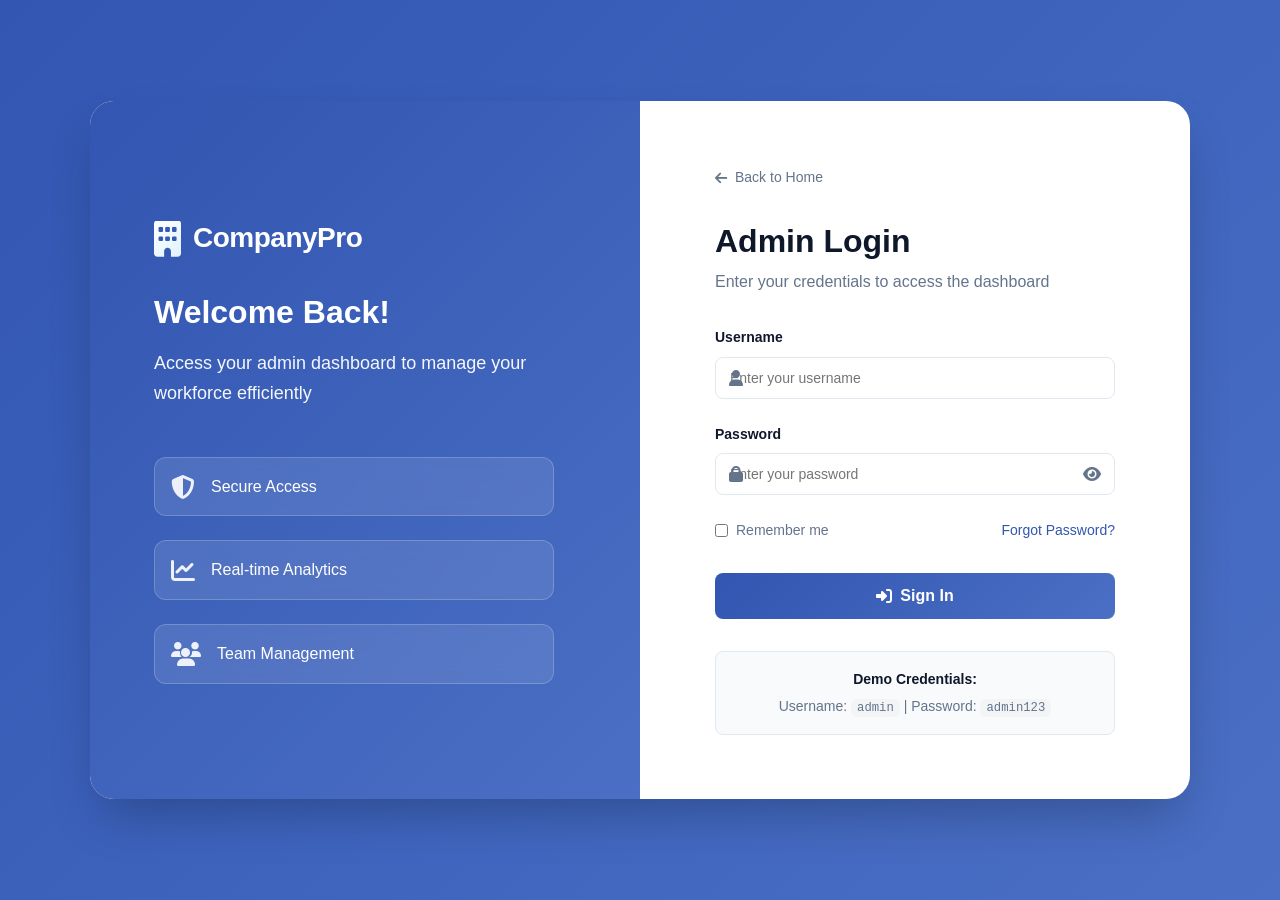
<file: frontend/departments.html>
<!DOCTYPE html>
<html lang="en">
<head>
    <meta charset="UTF-8">
    <meta name="viewport" content="width=device-width, initial-scale=1.0">
    <title>Departments - CompanyPro</title>
    <link rel="stylesheet" href="css/style.css">
    <link rel="stylesheet" href="https://cdnjs.cloudflare.com/ajax/libs/font-awesome/6.4.0/css/all.min.css">
</head>
<body>
    <!-- Sidebar -->
    <aside class="sidebar">
        <div class="logo">
            <i class="fas fa-building"></i>
            <span>CompanyPro</span>
        </div>
        
        <nav class="nav-menu">
            <a href="dashboard.html" class="nav-item">
                <i class="fas fa-home"></i>
                <span>Dashboard</span>
            </a>
            <a href="employees.html" class="nav-item">
                <i class="fas fa-users"></i>
                <span>Employees</span>
            </a>
            <a href="departments.html" class="nav-item active">
                <i class="fas fa-building"></i>
                <span>Departments</span>
            </a>
            <a href="reports.html" class="nav-item">
                <i class="fas fa-chart-bar"></i>
                <span>Reports</span>
            </a>
        </nav>

        <div class="sidebar-footer">
            <div class="admin-profile">
                <div class="admin-avatar">
                    <i class="fas fa-user"></i>
                </div>
                <div class="admin-info">
                    <div class="admin-name">Admin User</div>
                    <div class="admin-role">Administrator</div>
                </div>
            </div>
        </div>
    </aside>

    <!-- Main Content -->
    <main class="main-content">
        <!-- Top Header -->
        <header class="top-header">
            <div class="header-left">
                <button class="menu-toggle">
                    <i class="fas fa-bars"></i>
                </button>
                <h1 class="page-title">Departments</h1>
            </div>
            <div class="header-right">
                <div class="search-box">
                    <i class="fas fa-search"></i>
                    <input type="text" placeholder="Search departments...">
                </div>
                <button class="notification-btn">
                    <i class="fas fa-bell"></i>
                    <span class="badge">3</span>
                </button>
                <a href="index.html" class="btn-logout">
                    <i class="fas fa-sign-out-alt"></i>
                    Logout
                </a>
            </div>
        </header>

        <!-- Content -->
        <div class="content-container">
            <div style="display: flex; justify-content: space-between; align-items: center; margin-bottom: 24px;">
                <h2 style="font-size: 1.5rem; color: #0f172a;">All Departments</h2>
                <button class="btn-primary" id="addDepartmentBtn" onclick="openAddDepartmentModal()">
                    <i class="fas fa-plus"></i>
                    Add Department
                </button>
            </div>

            <!-- Departments Grid -->
            <div class="departments-grid">
                <!-- Departments will be inserted here by JavaScript -->
            </div>
        </div>
    </main>

    <!-- Add Department Modal -->
    <div id="addDepartmentModal" class="modal">
        <div class="modal-content">
            <div class="modal-header">
                <h2>Add New Department</h2>
                <button class="close-btn">&times;</button>
            </div>
            <div class="modal-body">
                <form id="addDepartmentForm">
                    <div class="form-section">
                        <h4><i class="fas fa-building"></i> Department Information</h4>
                        <div class="form-grid">
                            <div class="form-group">
                                <label>Department Name <span class="required">*</span></label>
                                <input type="text" name="name" required>
                            </div>
                            <div class="form-group">
                                <label>Manager Name <span class="required">*</span></label>
                                <input type="text" name="manager" required>
                            </div>
                            <div class="form-group">
                                <label>Manager Email <span class="required">*</span></label>
                                <input type="email" name="managerEmail" required>
                            </div>
                            <div class="form-group">
                                <label>Manager Phone <span class="required">*</span></label>
                                <input type="tel" name="managerPhone" required>
                            </div>
                            <div class="form-group">
                                <label>Location <span class="required">*</span></label>
                                <input type="text" name="location" required>
                            </div>
                            <div class="form-group">
                                <label>Budget (₹) <span class="required">*</span></label>
                                <input type="number" name="budget" required>
                            </div>
                            <div class="form-group full-width">
                                <label>Description</label>
                                <textarea name="description" rows="3"></textarea>
                            </div>
                        </div>
                    </div>
                </form>
            </div>
            <div class="modal-footer">
                <button type="button" class="btn-secondary" onclick="document.getElementById('addDepartmentModal').style.display='none'">Cancel</button>
                <button type="submit" form="addDepartmentForm" class="btn-primary">
                    <i class="fas fa-save"></i>
                    Add Department
                </button>
            </div>
        </div>
    </div>

    <!-- View Department Modal -->
    <div id="viewDepartmentModal" class="modal">
        <div class="modal-content large">
            <div class="modal-header">
                <h2>Department Details</h2>
                <button class="close-btn">&times;</button>
            </div>
            <div class="modal-body">
                <div class="profile-section">
                    <h3><i class="fas fa-building"></i> Department Information</h3>
                    <div class="info-grid">
                        <div class="info-item">
                            <label>Department ID</label>
                            <p id="viewDeptId"></p>
                        </div>
                        <div class="info-item">
                            <label>Department Name</label>
                            <p id="viewDeptName"></p>
                        </div>
                        <div class="info-item">
                            <label>Manager</label>
                            <p id="viewDeptManager"></p>
                        </div>
                        <div class="info-item">
                            <label>Manager Email</label>
                            <p id="viewDeptManagerEmail"></p>
                        </div>
                        <div class="info-item">
                            <label>Manager Phone</label>
                            <p id="viewDeptManagerPhone"></p>
                        </div>
                        <div class="info-item">
                            <label>Total Employees</label>
                            <p id="viewDeptEmployeeCount"></p>
                        </div>
                        <div class="info-item">
                            <label>Location</label>
                            <p id="viewDeptLocation"></p>
                        </div>
                        <div class="info-item">
                            <label>Annual Budget</label>
                            <p id="viewDeptBudget"></p>
                        </div>
                        <div class="info-item full-width">
                            <label>Description</label>
                            <p id="viewDeptDescription"></p>
                        </div>
                    </div>
                </div>

                <div class="profile-section">
                    <h3><i class="fas fa-users"></i> Employees in this Department</h3>
                    <div id="viewDeptEmployees">
                        <!-- Employee list will be inserted here -->
                    </div>
                </div>
            </div>
        </div>
    </div>

    <!-- Edit Department Modal -->
    <div id="editDepartmentModal" class="modal">
        <div class="modal-content">
            <div class="modal-header">
                <h2>Edit Department</h2>
                <button class="close-btn">&times;</button>
            </div>
            <div class="modal-body">
                <form id="editDepartmentForm">
                    <input type="hidden" id="editDepartmentId">
                    
                    <div class="form-section">
                        <h4><i class="fas fa-building"></i> Department Information</h4>
                        <div class="form-grid">
                            <div class="form-group">
                                <label>Department Name <span class="required">*</span></label>
                                <input type="text" id="editDeptName" name="name" required>
                            </div>
                            <div class="form-group">
                                <label>Manager Name <span class="required">*</span></label>
                                <input type="text" id="editManager" name="manager" required>
                            </div>
                            <div class="form-group">
                                <label>Manager Email <span class="required">*</span></label>
                                <input type="email" id="editManagerEmail" name="managerEmail" required>
                            </div>
                            <div class="form-group">
                                <label>Manager Phone <span class="required">*</span></label>
                                <input type="tel" id="editManagerPhone" name="managerPhone" required>
                            </div>
                            <div class="form-group">
                                <label>Location <span class="required">*</span></label>
                                <input type="text" id="editLocation" name="location" required>
                            </div>
                            <div class="form-group">
                                <label>Budget (₹) <span class="required">*</span></label>
                                <input type="number" id="editBudget" name="budget" required>
                            </div>
                            <div class="form-group full-width">
                                <label>Description</label>
                                <textarea id="editDescription" name="description" rows="3"></textarea>
                            </div>
                        </div>
                    </div>
                </form>
            </div>
            <div class="modal-footer">
                <button type="button" class="btn-secondary" onclick="document.getElementById('editDepartmentModal').style.display='none'">Cancel</button>
                <button type="submit" form="editDepartmentForm" class="btn-primary">
                    <i class="fas fa-save"></i>
                    Update Department
                </button>
            </div>
        </div>
    </div>

    <script src="js/auth.js"></script>
    <script src="js/departments.js"></script>
</body>
</html>
</file>
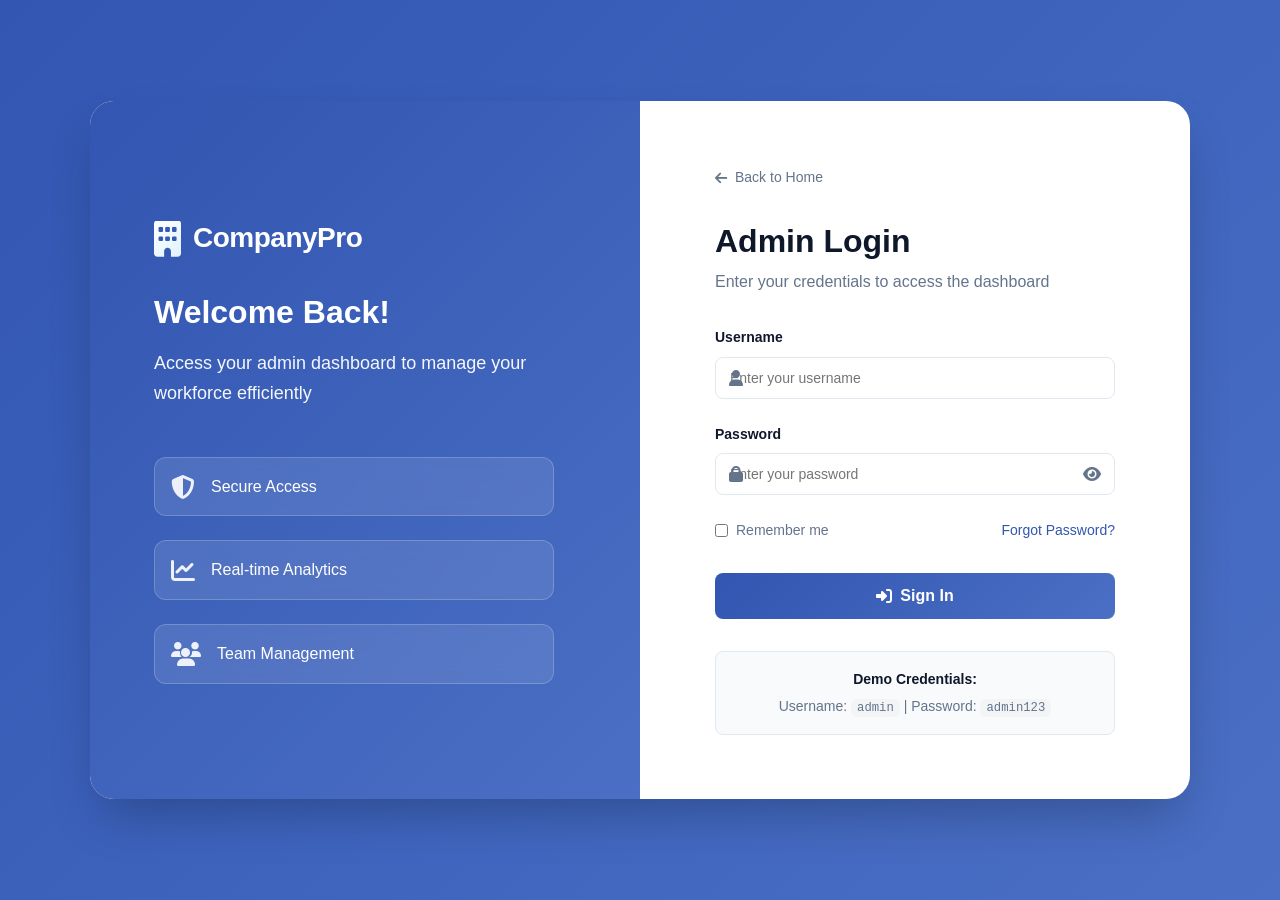
<file: frontend/employees.html>
<!DOCTYPE html>
<html lang="en">
<head>
    <meta charset="UTF-8">
    <meta name="viewport" content="width=device-width, initial-scale=1.0">
    <title>Employees - CompanyPro</title>
    <link rel="stylesheet" href="css/style.css">
    <link rel="stylesheet" href="https://cdnjs.cloudflare.com/ajax/libs/font-awesome/6.4.0/css/all.min.css">
</head>
<body>
    <!-- Sidebar -->
    <aside class="sidebar">
        <div class="logo">
            <i class="fas fa-building"></i>
            <span>CompanyPro</span>
        </div>
        
        <nav class="nav-menu">
            <a href="dashboard.html" class="nav-item">
                <i class="fas fa-home"></i>
                <span>Dashboard</span>
            </a>
            <a href="employees.html" class="nav-item active">
                <i class="fas fa-users"></i>
                <span>Employees</span>
            </a>
            <a href="departments.html" class="nav-item">
                <i class="fas fa-building"></i>
                <span>Departments</span>
            </a>
            <a href="reports.html" class="nav-item">
                <i class="fas fa-chart-bar"></i>
                <span>Reports</span>
            </a>
        </nav>

        <div class="sidebar-footer">
            <div class="admin-profile">
                <div class="admin-avatar">
                    <i class="fas fa-user"></i>
                </div>
                <div class="admin-info">
                    <div class="admin-name">Admin User</div>
                    <div class="admin-role">Administrator</div>
                </div>
            </div>
        </div>
    </aside>

    <!-- Main Content -->
    <main class="main-content">
        <!-- Top Header -->
        <header class="top-header">
            <div class="header-left">
                <button class="menu-toggle">
                    <i class="fas fa-bars"></i>
                </button>
                <h1 class="page-title">Employees</h1>
            </div>
            <div class="header-right">
                <div class="search-box">
                    <i class="fas fa-search"></i>
                    <input type="text" placeholder="Search employees...">
                </div>
                <button class="notification-btn">
                    <i class="fas fa-bell"></i>
                    <span class="badge">3</span>
                </button>
                <a href="index.html" class="btn-logout">
                    <i class="fas fa-sign-out-alt"></i>
                    Logout
                </a>
            </div>
        </header>

        <!-- Content -->
        <div class="content-container">
            <!-- Filters -->
            <div class="filters-bar">
                <div class="filter-group">
                    <label>Department</label>
                    <select id="departmentFilter">
                        <option value="all">All Departments</option>
                        <option value="Engineering">Engineering</option>
                        <option value="Marketing">Marketing</option>
                        <option value="Sales">Sales</option>
                        <option value="HR">HR</option>
                        <option value="Finance">Finance</option>
                    </select>
                </div>
                <div class="filter-group">
                    <label>Status</label>
                    <select id="statusFilter">
                        <option value="all">All Status</option>
                        <option value="active">Active</option>
                        <option value="on-leave">On Leave</option>
                        <option value="inactive">Inactive</option>
                    </select>
                </div>
                <div class="filter-group" style="flex: 0; margin-left: auto;">
                    <label>&nbsp;</label>
                    <button class="btn-primary" id="addEmployeeBtn" onclick="openAddEmployeeModal()">
                        <i class="fas fa-plus"></i>
                        Add Employee
                    </button>
                </div>
            </div>

            <!-- Employee Table -->
            <div class="card">
                <div class="card-header">
                    <h3>All Employees</h3>
                    <span class="employee-count-badge">Total: <span id="employeeCount">0</span></span>
                </div>
                <div class="card-body">
                    <div class="table-container">
                        <table class="employee-table">
                            <thead>
                                <tr>
                                    <th>Employee</th>
                                    <th>Email</th>
                                    <th>Phone</th>
                                    <th>Department</th>
                                    <th>Position</th>
                                    <th>Salary</th>
                                    <th>Joining Date</th>
                                    <th>Status</th>
                                    <th>Actions</th>
                                </tr>
                            </thead>
                            <tbody>
                                <!-- Employee data will be inserted here -->
                            </tbody>
                        </table>
                    </div>
                </div>
            </div>
        </div>
    </main>

    <!-- Add Employee Modal -->
    <div id="addEmployeeModal" class="modal">
        <div class="modal-content">
            <div class="modal-header">
                <h2>Add New Employee</h2>
                <button class="close-btn">&times;</button>
            </div>
            <div class="modal-body">
                <form id="addEmployeeForm">
                    <div class="form-section">
                        <h4><i class="fas fa-user"></i> Personal Information</h4>
                        <div class="form-grid">
                            <div class="form-group">
                                <label>Full Name <span class="required">*</span></label>
                                <input type="text" name="name" required>
                            </div>
                            <div class="form-group">
                                <label>Email <span class="required">*</span></label>
                                <input type="email" name="email" required>
                            </div>
                            <div class="form-group">
                                <label>Phone <span class="required">*</span></label>
                                <input type="tel" name="phone" required>
                            </div>
                            <div class="form-group">
                                <label>Blood Group</label>
                                <input type="text" name="bloodGroup" placeholder="e.g., O+">
                            </div>
                            <div class="form-group full-width">
                                <label>Address</label>
                                <textarea name="address" rows="2"></textarea>
                            </div>
                        </div>
                    </div>

                    <div class="form-section">
                        <h4><i class="fas fa-briefcase"></i> Employment Details</h4>
                        <div class="form-grid">
                            <div class="form-group">
                                <label>Department <span class="required">*</span></label>
                                <select name="department" required>
                                    <option value="">Select Department</option>
                                    <option value="Engineering">Engineering</option>
                                    <option value="Marketing">Marketing</option>
                                    <option value="Sales">Sales</option>
                                    <option value="HR">HR</option>
                                    <option value="Finance">Finance</option>
                                </select>
                            </div>
                            <div class="form-group">
                                <label>Position <span class="required">*</span></label>
                                <input type="text" name="position" required>
                            </div>
                            <div class="form-group">
                                <label>Salary (₹) <span class="required">*</span></label>
                                <input type="number" name="salary" required>
                            </div>
                            <div class="form-group">
                                <label>Joining Date <span class="required">*</span></label>
                                <input type="date" name="joiningDate" required>
                            </div>
                            <div class="form-group">
                                <label>Emergency Contact</label>
                                <input type="tel" name="emergencyContact">
                            </div>
                            <div class="form-group">
                                <label>Education</label>
                                <input type="text" name="education" placeholder="e.g., B.Tech">
                            </div>
                        </div>
                    </div>
                </form>
            </div>
            <div class="modal-footer">
                <button type="button" class="btn-secondary" onclick="document.getElementById('addEmployeeModal').style.display='none'">Cancel</button>
                <button type="submit" form="addEmployeeForm" class="btn-primary">
                    <i class="fas fa-save"></i>
                    Add Employee
                </button>
            </div>
        </div>
    </div>

    <!-- View Employee Modal -->
    <div id="viewEmployeeModal" class="modal">
        <div class="modal-content large">
            <div class="modal-header">
                <h2>Employee Details</h2>
                <button class="close-btn">&times;</button>
            </div>
            <div class="modal-body">
                <div class="profile-info-section">
                    <div class="profile-avatar-large">
                        <i class="fas fa-user"></i>
                    </div>
                    <div class="profile-details">
                        <h2 id="viewEmployeeName"></h2>
                        <p class="profile-email" id="viewEmployeeEmail"></p>
                        <div id="viewEmployeeStatus"></div>
                    </div>
                </div>

                <div class="profile-section">
                    <h3><i class="fas fa-user"></i> Personal Information</h3>
                    <div class="info-grid">
                        <div class="info-item">
                            <label>Employee ID</label>
                            <p id="viewEmployeeId"></p>
                        </div>
                        <div class="info-item">
                            <label>Phone</label>
                            <p id="viewEmployeePhone"></p>
                        </div>
                        <div class="info-item">
                            <label>Blood Group</label>
                            <p id="viewEmployeeBlood"></p>
                        </div>
                        <div class="info-item">
                            <label>Emergency Contact</label>
                            <p id="viewEmployeeEmergency"></p>
                        </div>
                        <div class="info-item full-width">
                            <label>Address</label>
                            <p id="viewEmployeeAddress"></p>
                        </div>
                    </div>
                </div>

                <div class="profile-section">
                    <h3><i class="fas fa-briefcase"></i> Employment Details</h3>
                    <div class="info-grid">
                        <div class="info-item">
                            <label>Department</label>
                            <p id="viewEmployeeDepartment"></p>
                        </div>
                        <div class="info-item">
                            <label>Position</label>
                            <p id="viewEmployeePosition"></p>
                        </div>
                        <div class="info-item">
                            <label>Salary</label>
                            <p id="viewEmployeeSalary"></p>
                        </div>
                        <div class="info-item">
                            <label>Joining Date</label>
                            <p id="viewEmployeeJoining"></p>
                        </div>
                        <div class="info-item full-width">
                            <label>Education</label>
                            <p id="viewEmployeeEducation"></p>
                        </div>
                    </div>
                </div>
            </div>
        </div>
    </div>

    <!-- Edit Employee Modal -->
    <div id="editEmployeeModal" class="modal">
        <div class="modal-content">
            <div class="modal-header">
                <h2>Edit Employee</h2>
                <button class="close-btn">&times;</button>
            </div>
            <div class="modal-body">
                <form id="editEmployeeForm">
                    <input type="hidden" id="editEmployeeId">
                    
                    <div class="form-section">
                        <h4><i class="fas fa-user"></i> Personal Information</h4>
                        <div class="form-grid">
                            <div class="form-group">
                                <label>Full Name <span class="required">*</span></label>
                                <input type="text" id="editName" name="name" required>
                            </div>
                            <div class="form-group">
                                <label>Email <span class="required">*</span></label>
                                <input type="email" id="editEmail" name="email" required>
                            </div>
                            <div class="form-group">
                                <label>Phone <span class="required">*</span></label>
                                <input type="tel" id="editPhone" name="phone" required>
                            </div>
                            <div class="form-group">
                                <label>Blood Group</label>
                                <input type="text" id="editBloodGroup" name="bloodGroup">
                            </div>
                            <div class="form-group full-width">
                                <label>Address</label>
                                <textarea id="editAddress" name="address" rows="2"></textarea>
                            </div>
                        </div>
                    </div>

                    <div class="form-section">
                        <h4><i class="fas fa-briefcase"></i> Employment Details</h4>
                        <div class="form-grid">
                            <div class="form-group">
                                <label>Department <span class="required">*</span></label>
                                <select id="editDepartment" name="department" required>
                                    <option value="Engineering">Engineering</option>
                                    <option value="Marketing">Marketing</option>
                                    <option value="Sales">Sales</option>
                                    <option value="HR">HR</option>
                                    <option value="Finance">Finance</option>
                                </select>
                            </div>
                            <div class="form-group">
                                <label>Position <span class="required">*</span></label>
                                <input type="text" id="editPosition" name="position" required>
                            </div>
                            <div class="form-group">
                                <label>Salary (₹) <span class="required">*</span></label>
                                <input type="number" id="editSalary" name="salary" required>
                            </div>
                            <div class="form-group">
                                <label>Joining Date <span class="required">*</span></label>
                                <input type="date" id="editJoiningDate" name="joiningDate" required>
                            </div>
                            <div class="form-group">
                                <label>Status <span class="required">*</span></label>
                                <select id="editStatus" name="status" required>
                                    <option value="active">Active</option>
                                    <option value="on-leave">On Leave</option>
                                    <option value="inactive">Inactive</option>
                                </select>
                            </div>
                            <div class="form-group">
                                <label>Emergency Contact</label>
                                <input type="tel" id="editEmergencyContact" name="emergencyContact">
                            </div>
                            <div class="form-group full-width">
                                <label>Education</label>
                                <input type="text" id="editEducation" name="education">
                            </div>
                        </div>
                    </div>
                </form>
            </div>
            <div class="modal-footer">
                <button type="button" class="btn-secondary" onclick="document.getElementById('editEmployeeModal').style.display='none'">Cancel</button>
                <button type="submit" form="editEmployeeForm" class="btn-primary">
                    <i class="fas fa-save"></i>
                    Update Employee
                </button>
            </div>
        </div>
    </div>

    <script src="js/auth.js"></script>
    <script src="js/employees.js"></script>
</body>
</html>
</file>
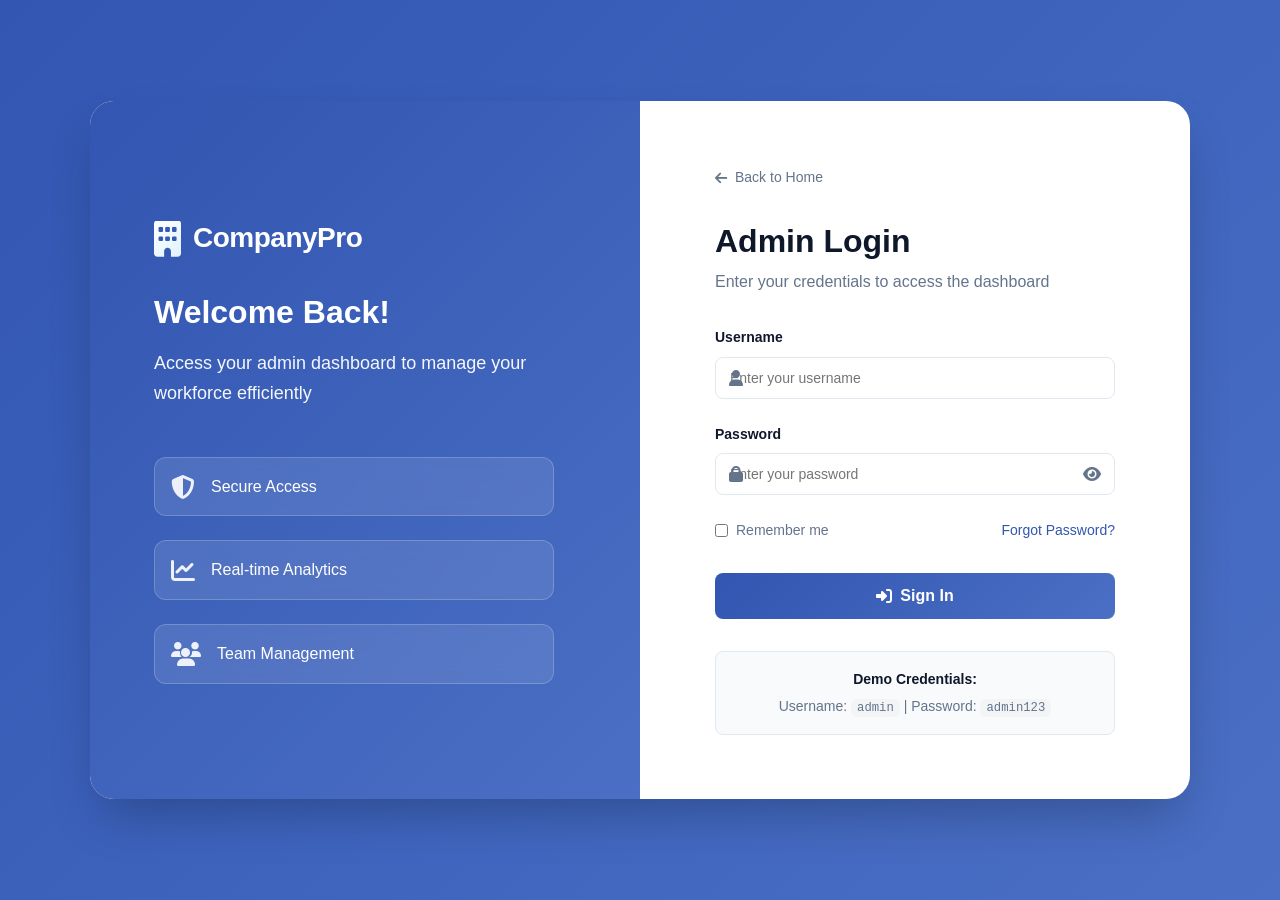
<file: frontend/login.html>
<!DOCTYPE html>
<html lang="en">
<head>
    <meta charset="UTF-8">
    <meta name="viewport" content="width=device-width, initial-scale=1.0">
    <title>Admin Login - CompanyPro</title>
    <link rel="stylesheet" href="css/style.css">
    <link rel="stylesheet" href="https://cdnjs.cloudflare.com/ajax/libs/font-awesome/6.4.0/css/all.min.css">
</head>
<body class="login-page">
    <div class="login-container">
        <div class="login-left">
            <div class="login-branding">
                <div class="logo-large">
                    <i class="fas fa-building"></i>
                    <span>CompanyPro</span>
                </div>
                <h2>Welcome Back!</h2>
                <p>Access your admin dashboard to manage your workforce efficiently</p>
                <div class="login-features">
                    <div class="feature-item">
                        <i class="fas fa-shield-alt"></i>
                        <span>Secure Access</span>
                    </div>
                    <div class="feature-item">
                        <i class="fas fa-chart-line"></i>
                        <span>Real-time Analytics</span>
                    </div>
                    <div class="feature-item">
                        <i class="fas fa-users"></i>
                        <span>Team Management</span>
                    </div>
                </div>
            </div>
        </div>

        <div class="login-right">
            <div class="login-form-container">
                <div class="back-link">
                    <a href="index.html"><i class="fas fa-arrow-left"></i> Back to Home</a>
                </div>
                
                <h2>Admin Login</h2>
                <p class="login-subtitle">Enter your credentials to access the dashboard</p>

                <div id="loginMessage" class="message"></div>

                <form id="loginForm">
                    <div class="form-group">
                        <label>Username</label>
                        <div class="input-with-icon">
                            <i class="fas fa-user"></i>
                            <input type="text" id="username" placeholder="Enter your username" required>
                        </div>
                    </div>

                    <div class="form-group">
                        <label>Password</label>
                        <div class="input-with-icon">
                            <i class="fas fa-lock"></i>
                            <input type="password" id="password" placeholder="Enter your password" required>
                            <i class="fas fa-eye toggle-password" id="togglePassword"></i>
                        </div>
                    </div>

                    <div class="form-options">
                        <label class="checkbox-label">
                            <input type="checkbox" id="rememberMe">
                            <span>Remember me</span>
                        </label>
                        <a href="#" class="forgot-password">Forgot Password?</a>
                    </div>

                    <button type="submit" class="btn-login-submit">
                        <i class="fas fa-sign-in-alt"></i> Sign In
                    </button>
                </form>

                <div class="demo-credentials">
                    <p><strong>Demo Credentials:</strong></p>
                    <p>Username: <code>admin</code> | Password: <code>admin123</code></p>
                </div>
            </div>
        </div>
    </div>

    <script src="js/auth.js"></script>
</body>
</html>
</file>
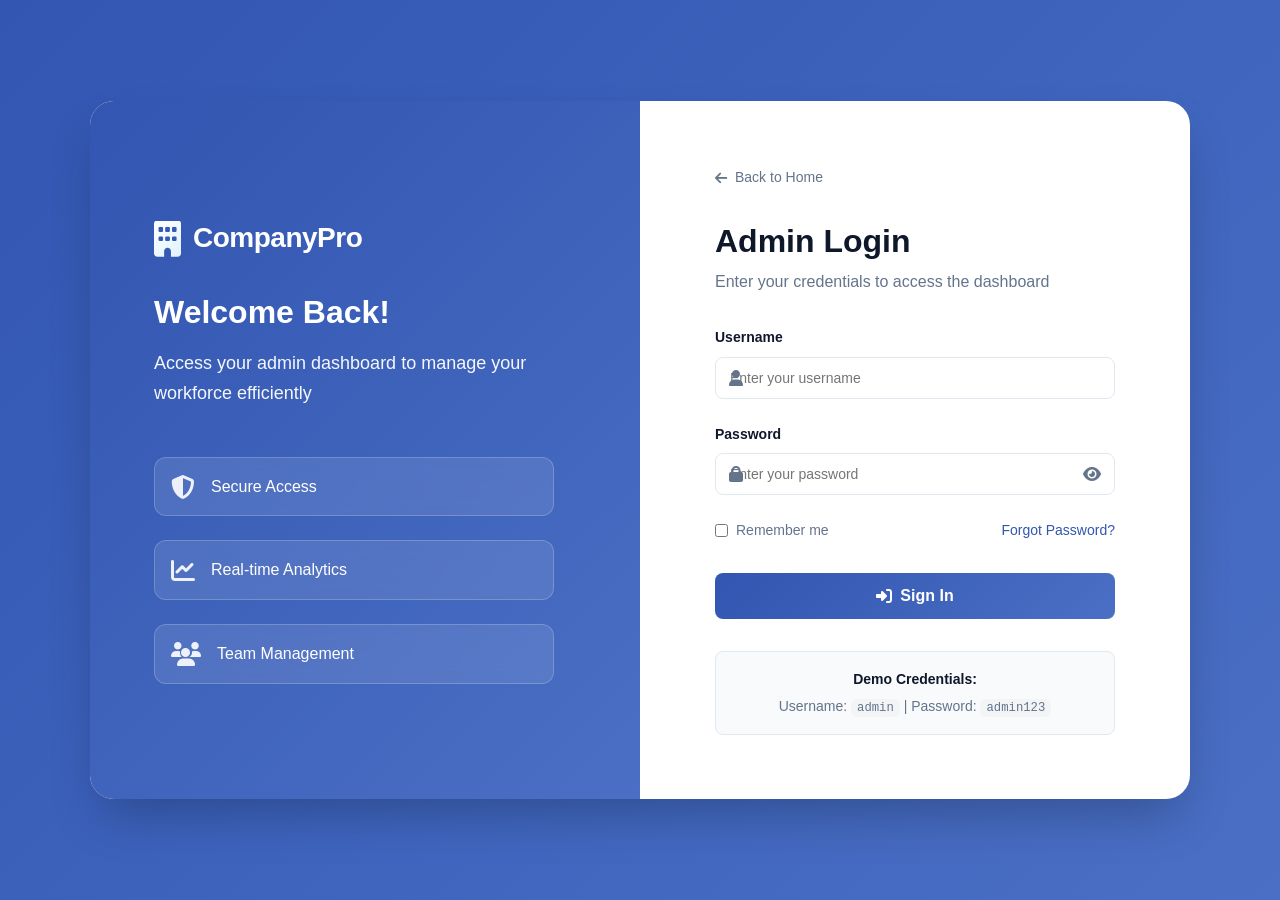
<file: frontend/profile.html>
<!DOCTYPE html>
<html lang="en">
<head>
    <meta charset="UTF-8">
    <meta name="viewport" content="width=device-width, initial-scale=1.0">
    <title>Admin Profile - CompanyPro</title>
    <link rel="stylesheet" href="css/style.css">
    <link rel="stylesheet" href="https://cdnjs.cloudflare.com/ajax/libs/font-awesome/6.4.0/css/all.min.css">
</head>
<body>
    <!-- Sidebar -->
    <aside class="sidebar" id="sidebar">
        <div class="logo">
            <i class="fas fa-building"></i>
            <span>CompanyPro</span>
        </div>
        
        <nav class="nav-menu">
            <a href="dashboard.html" class="nav-item">
                <i class="fas fa-chart-line"></i>
                <span>Dashboard</span>
            </a>
            <a href="employees.html" class="nav-item">
                <i class="fas fa-users"></i>
                <span>Employees</span>
            </a>
            <a href="departments.html" class="nav-item">
                <i class="fas fa-sitemap"></i>
                <span>Departments</span>
            </a>
            <a href="reports.html" class="nav-item">
                <i class="fas fa-file-alt"></i>
                <span>Reports</span>
            </a>
        </nav>

        <div class="sidebar-footer">
            <div class="admin-profile active">
                <div class="admin-avatar">
                    <i class="fas fa-user-shield"></i>
                </div>
                <div class="admin-info">
                    <p class="admin-name" id="adminName">Admin User</p>
                    <p class="admin-role">System Administrator</p>
                </div>
            </div>
        </div>
    </aside>

    <!-- Main Content -->
    <main class="main-content">
        <header class="top-header">
            <div class="header-left">
                <button class="menu-toggle" id="menuToggle">
                    <i class="fas fa-bars"></i>
                </button>
                <h1 class="page-title">Admin Profile</h1>
            </div>
            <div class="header-right">
                <button class="btn-logout" onclick="logout()">
                    <i class="fas fa-sign-out-alt"></i> Logout
                </button>
            </div>
        </header>

        <div class="content-container">
            <div class="profile-page-grid">
                <!-- Profile Card -->
                <div class="card">
                    <div class="card-header">
                        <h3>Profile Information</h3>
                    </div>
                    <div class="card-body">
                        <div class="profile-info-section">
                            <div class="profile-avatar-large">
                                <i class="fas fa-user-shield"></i>
                            </div>
                            <div class="profile-details">
                                <h2 id="profileAdminName">Admin User</h2>
                                <p class="profile-email">admin@companypro.com</p>
                                <span class="status-badge active">Active</span>
                            </div>
                        </div>

                        <div class="info-grid">
                            <div class="info-item">
                                <label>Username</label>
                                <p id="profileUsername">admin</p>
                            </div>
                            <div class="info-item">
                                <label>Role</label>
                                <p>System Administrator</p>
                            </div>
                            <div class="info-item">
                                <label>Last Login</label>
                                <p id="lastLogin">-</p>
                            </div>
                            <div class="info-item">
                                <label>Account Created</label>
                                <p>January 1, 2026</p>
                            </div>
                        </div>
                    </div>
                </div>

                <!-- Account Settings -->
                <div class="card">
                    <div class="card-header">
                        <h3>Account Settings</h3>
                    </div>
                    <div class="card-body">
                        <div class="settings-list">
                            <div class="setting-item">
                                <div>
                                    <h4>Email Notifications</h4>
                                    <p>Receive email updates about system activities</p>
                                </div>
                                <label class="switch">
                                    <input type="checkbox" checked>
                                    <span class="slider"></span>
                                </label>
                            </div>
                            <div class="setting-item">
                                <div>
                                    <h4>Two-Factor Authentication</h4>
                                    <p>Add an extra layer of security to your account</p>
                                </div>
                                <label class="switch">
                                    <input type="checkbox">
                                    <span class="slider"></span>
                                </label>
                            </div>
                            <div class="setting-item">
                                <div>
                                    <h4>System Alerts</h4>
                                    <p>Get notified about important system events</p>
                                </div>
                                <label class="switch">
                                    <input type="checkbox" checked>
                                    <span class="slider"></span>
                                </label>
                            </div>
                        </div>
                    </div>
                </div>
            </div>

            <!-- Change Password -->
            <div class="card">
                <div class="card-header">
                    <h3>Change Password</h3>
                </div>
                <div class="card-body">
                    <form id="changePasswordForm" class="password-form">
                        <div class="form-grid">
                            <div class="form-group">
                                <label>Current Password</label>
                                <input type="password" id="currentPassword" required>
                            </div>
                            <div class="form-group">
                                <label>New Password</label>
                                <input type="password" id="newPassword" required>
                            </div>
                            <div class="form-group">
                                <label>Confirm New Password</label>
                                <input type="password" id="confirmPassword" required>
                            </div>
                        </div>
                        <button type="submit" class="btn-primary">
                            <i class="fas fa-save"></i> Update Password
                        </button>
                    </form>
                </div>
            </div>
        </div>
    </main>

    <script src="js/auth.js"></script>
    <script src="js/common.js"></script>
    <script>
        // Fetch user profile from Neon DB via Spring Boot API
        async function loadProfile() {
            try {
                const response = await fetch(`${window.API_BASE_URL || 'https://company-pro-backend.onrender.com'}/api/auth/me`);
                if (response.ok) {
                    const user = await response.json();
                    document.getElementById('profileAdminName').textContent = user.name || user.username || 'Admin User';
                    document.getElementById('profileUsername').textContent = user.username || 'admin';
                }
            } catch (e) {
                const sessionUser = JSON.parse(sessionStorage.getItem('adminUser') || '{}');
                document.getElementById('profileAdminName').textContent = sessionUser.name || 'Admin User';
                document.getElementById('profileUsername').textContent = sessionUser.username || 'admin';
            }

            const lastLogin = sessionStorage.getItem('lastLogin');
            if (lastLogin) {
                document.getElementById('lastLogin').textContent = new Date(lastLogin).toLocaleString('en-IN');
            }
        }
        loadProfile();

        // Change password form
        document.getElementById('changePasswordForm').addEventListener('submit', (e) => {
            e.preventDefault();
            const newPassword = document.getElementById('newPassword').value;
            const confirmPassword = document.getElementById('confirmPassword').value;
            
            if (newPassword !== confirmPassword) {
                alert('Passwords do not match!');
                return;
            }
            
            alert('Password changed successfully!');
            document.getElementById('changePasswordForm').reset();
        });
    </script>
</body>
</html>
</file>
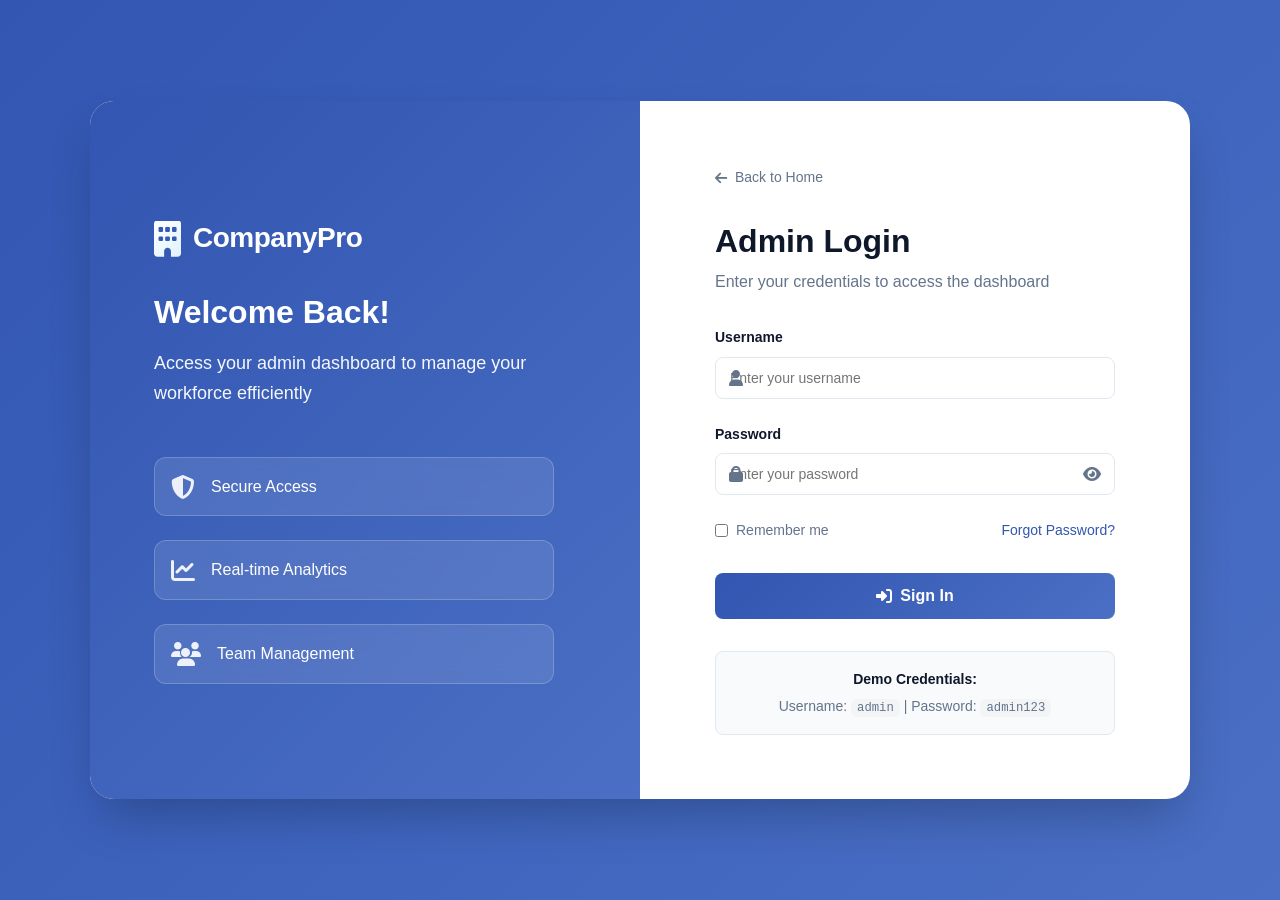
<file: frontend/reports.html>
<!DOCTYPE html>
<html lang="en">
<head>
    <meta charset="UTF-8">
    <meta name="viewport" content="width=device-width, initial-scale=1.0">
    <title>Reports - CompanyPro</title>
    <link rel="stylesheet" href="css/style.css">
    <link rel="stylesheet" href="https://cdnjs.cloudflare.com/ajax/libs/font-awesome/6.4.0/css/all.min.css">
</head>
<body>
    <!-- Sidebar -->
    <aside class="sidebar">
        <div class="logo">
            <i class="fas fa-building"></i>
            <span>CompanyPro</span>
        </div>
        
        <nav class="nav-menu">
            <a href="dashboard.html" class="nav-item">
                <i class="fas fa-home"></i>
                <span>Dashboard</span>
            </a>
            <a href="employees.html" class="nav-item">
                <i class="fas fa-users"></i>
                <span>Employees</span>
            </a>
            <a href="departments.html" class="nav-item">
                <i class="fas fa-building"></i>
                <span>Departments</span>
            </a>
            <a href="reports.html" class="nav-item active">
                <i class="fas fa-chart-bar"></i>
                <span>Reports</span>
            </a>
        </nav>

        <div class="sidebar-footer">
            <div class="admin-profile">
                <div class="admin-avatar">
                    <i class="fas fa-user"></i>
                </div>
                <div class="admin-info">
                    <div class="admin-name">Admin User</div>
                    <div class="admin-role">Administrator</div>
                </div>
            </div>
        </div>
    </aside>

    <!-- Main Content -->
    <main class="main-content">
        <!-- Top Header -->
        <header class="top-header">
            <div class="header-left">
                <button class="menu-toggle">
                    <i class="fas fa-bars"></i>
                </button>
                <h1 class="page-title">Reports</h1>
            </div>
            <div class="header-right">
                <div class="search-box">
                    <i class="fas fa-search"></i>
                    <input type="text" placeholder="Search reports...">
                </div>
                <button class="notification-btn">
                    <i class="fas fa-bell"></i>
                    <span class="badge">3</span>
                </button>
                <a href="index.html" class="btn-logout">
                    <i class="fas fa-sign-out-alt"></i>
                    Logout
                </a>
            </div>
        </header>

        <!-- Content -->
        <div class="content-container">
            <!-- Report Options -->
            <div class="card">
                <div class="card-header">
                    <h3>Generate Reports</h3>
                </div>
                <div class="card-body">
                    <div class="report-options">
                        <button class="report-btn" onclick="generateEmployeeReport()">
                            <i class="fas fa-users"></i>
                            <span>Employee Report</span>
                            <p>Complete list of all employees with details</p>
                        </button>

                        <button class="report-btn" onclick="generateDepartmentReport()">
                            <i class="fas fa-building"></i>
                            <span>Department Report</span>
                            <p>Department-wise employee distribution</p>
                        </button>

                        <button class="report-btn" onclick="generateSalaryReport()">
                            <i class="fas fa-money-bill-wave"></i>
                            <span>Salary Report</span>
                            <p>Salary breakdown and payroll summary</p>
                        </button>

                        <button class="report-btn" onclick="generateAttendanceReport()">
                            <i class="fas fa-calendar-check"></i>
                            <span>Attendance Report</span>
                            <p>Employee attendance and leave status</p>
                        </button>
                    </div>
                </div>
            </div>

            <!-- Recent Reports -->
            <div class="card">
                <div class="card-header">
                    <h3>Recent Reports</h3>
                </div>
                <div class="card-body">
                    <div class="recent-reports">
                        <div class="empty-state">
                            <i class="fas fa-file-alt"></i>
                            <p>No recent reports. Generate a report to get started.</p>
                        </div>
                    </div>
                </div>
            </div>
        </div>
    </main>

    <script src="js/auth.js"></script>
    <script src="js/reports.js"></script>
</body>
</html>
</file>
<file: css/style.css>
/* ==========================================
   COMPANYPRO - COMPLETE CSS STYLESHEET
   WITH #3256B1 BLUE & WHITE THEME
   ========================================== */

/* ==========================================
   1. CSS VARIABLES & ROOT STYLES
   ========================================== */
:root {
    /* Primary Colors - #3256B1 Blue Theme */
    --primary-color: #3256B1;
    --primary-dark: #254594;
    --primary-light: #4a6fc4;
    --primary-lighter: #6888d7;
    
    /* Blue Gradient Colors */
    --gradient-start: #3256B1;
    --gradient-middle: #3d63bd;
    --gradient-end: #4a6fc4;
    
    /* Secondary Colors */
    --secondary-color: #64748b;
    --secondary-dark: #475569;
    --secondary-light: #94a3b8;
    
    /* Status Colors */
    --success-color: #10b981;
    --success-light: #34d399;
    --success-bg: #dcfce7;
    --warning-color: #f59e0b;
    --warning-light: #fbbf24;
    --warning-bg: #fef3c7;
    --danger-color: #ef4444;
    --danger-light: #f87171;
    --danger-bg: #fee2e2;
    --info-color: #06b6d4;
    --info-light: #22d3ee;
    --info-bg: #cffafe;
    
    /* Neutral Colors */
    --gray-50: #f9fafb;
    --gray-100: #f3f4f6;
    --gray-200: #e5e7eb;
    --gray-300: #d1d5db;
    --gray-400: #9ca3af;
    --gray-500: #6b7280;
    --gray-600: #4b5563;
    --gray-700: #374151;
    --gray-800: #1f2937;
    --gray-900: #111827;
    
    /* Background Colors */
    --bg-primary: #f8fafc;
    --bg-secondary: #ffffff;
    --bg-dark: #0f172a;
    --bg-sidebar: #1e293b;
    --bg-sidebar-dark: #0f172a;
    
    /* Text Colors */
    --text-primary: #0f172a;
    --text-secondary: #64748b;
    --text-light: #94a3b8;
    --text-white: #ffffff;
    --text-muted: #cbd5e1;
    
    /* Border Colors */
    --border-color: #e2e8f0;
    --border-light: #f1f5f9;
    --border-dark: #cbd5e1;
    
    /* Shadow Styles */
    --shadow-xs: 0 1px 2px 0 rgba(0, 0, 0, 0.05);
    --shadow-sm: 0 1px 3px 0 rgba(0, 0, 0, 0.1), 0 1px 2px 0 rgba(0, 0, 0, 0.06);
    --shadow-md: 0 4px 6px -1px rgba(0, 0, 0, 0.1), 0 2px 4px -1px rgba(0, 0, 0, 0.06);
    --shadow-lg: 0 10px 15px -3px rgba(0, 0, 0, 0.1), 0 4px 6px -2px rgba(0, 0, 0, 0.05);
    --shadow-xl: 0 20px 25px -5px rgba(0, 0, 0, 0.1), 0 10px 10px -5px rgba(0, 0, 0, 0.04);
    --shadow-2xl: 0 25px 50px -12px rgba(0, 0, 0, 0.25);
    --shadow-inner: inset 0 2px 4px 0 rgba(0, 0, 0, 0.06);
    
    /* Border Radius */
    --radius-sm: 6px;
    --radius-md: 8px;
    --radius-lg: 12px;
    --radius-xl: 16px;
    --radius-2xl: 24px;
    --radius-full: 9999px;
    
    /* Transitions */
    --transition-fast: all 0.15s cubic-bezier(0.4, 0, 0.2, 1);
    --transition-base: all 0.3s cubic-bezier(0.4, 0, 0.2, 1);
    --transition-slow: all 0.5s cubic-bezier(0.4, 0, 0.2, 1);
    
    /* Spacing */
    --spacing-xs: 4px;
    --spacing-sm: 8px;
    --spacing-md: 16px;
    --spacing-lg: 24px;
    --spacing-xl: 32px;
    --spacing-2xl: 48px;
    --spacing-3xl: 64px;
    
    /* Font Families */
    --font-sans: 'Inter', -apple-system, BlinkMacSystemFont, 'Segoe UI', Roboto, 'Helvetica Neue', Arial, sans-serif;
    --font-mono: 'Fira Code', 'Courier New', monospace;
}

/* ==========================================
   2. GLOBAL RESET & BASE STYLES
   ========================================== */
* {
    margin: 0;
    padding: 0;
    box-sizing: border-box;
}

*::before,
*::after {
    box-sizing: inherit;
}

html {
    font-size: 16px;
    scroll-behavior: smooth;
    -webkit-font-smoothing: antialiased;
    -moz-osx-font-smoothing: grayscale;
}

body {
    font-family: var(--font-sans);
    background: var(--bg-primary);
    color: var(--text-primary);
    line-height: 1.6;
    overflow-x: hidden;
    min-height: 100vh;
    display: flex;
    flex-direction: column;
}

h1, h2, h3, h4, h5, h6 {
    font-weight: 700;
    line-height: 1.2;
    color: var(--text-primary);
}

h1 { font-size: 2.5rem; }
h2 { font-size: 2rem; }
h3 { font-size: 1.5rem; }
h4 { font-size: 1.25rem; }
h5 { font-size: 1.125rem; }
h6 { font-size: 1rem; }

p {
    margin-bottom: 1rem;
}

a {
    color: var(--primary-color);
    text-decoration: none;
    transition: var(--transition-fast);
}

a:hover {
    color: var(--primary-dark);
}

img {
    max-width: 100%;
    height: auto;
    display: block;
}

button {
    font-family: inherit;
    cursor: pointer;
}

input, select, textarea {
    font-family: inherit;
    font-size: inherit;
}

code {
    font-family: var(--font-mono);
    background: var(--gray-100);
    padding: 2px 6px;
    border-radius: var(--radius-sm);
    font-size: 0.875em;
}

/* ==========================================
   3. UTILITY CLASSES
   ========================================== */
.container {
    width: 100%;
    max-width: 1280px;
    margin: 0 auto;
    padding: 0 var(--spacing-lg);
}

.text-center { text-align: center; }
.text-left { text-align: left; }
.text-right { text-align: right; }

.font-bold { font-weight: 700; }
.font-semibold { font-weight: 600; }
.font-medium { font-weight: 500; }

.uppercase { text-transform: uppercase; }
.capitalize { text-transform: capitalize; }

.flex { display: flex; }
.flex-center { display: flex; align-items: center; justify-content: center; }
.flex-between { display: flex; align-items: center; justify-content: space-between; }

.grid { display: grid; }

.hidden { display: none; }
.visible { display: block; }

/* ==========================================
   4. LANDING PAGE STYLES
   ========================================== */
.landing-page {
    background: linear-gradient(135deg, #3256B1 0%, #3d63bd 50%, #4a6fc4 100%);
    min-height: 100vh;
    display: flex;
    flex-direction: column;
}

/* Hero Section */
.hero {
    min-height: 100vh;
    position: relative;
    overflow: hidden;
}

.hero::before {
    content: '';
    position: absolute;
    top: -50%;
    right: -20%;
    width: 800px;
    height: 800px;
    background: radial-gradient(circle, rgba(74, 111, 196, 0.4) 0%, transparent 70%);
    border-radius: 50%;
    animation: float 20s infinite ease-in-out;
}

@keyframes float {
    0%, 100% { transform: translate(0, 0) rotate(0deg); }
    33% { transform: translate(30px, -30px) rotate(120deg); }
    66% { transform: translate(-30px, 30px) rotate(240deg); }
}

.landing-nav {
    display: flex;
    justify-content: space-between;
    align-items: center;
    padding: var(--spacing-lg) var(--spacing-xl);
    position: relative;
    z-index: 10;
}

.logo-large {
    display: flex;
    align-items: center;
    gap: 12px;
    color: white;
}

.logo-large i {
    font-size: 36px;
    background: linear-gradient(135deg, #fff 0%, #e0f2ff 100%);
    -webkit-background-clip: text;
    -webkit-text-fill-color: transparent;
    background-clip: text;
}

.logo-large span {
    font-size: 28px;
    font-weight: 800;
    letter-spacing: -0.5px;
}

.nav-links {
    display: flex;
    align-items: center;
    gap: var(--spacing-xl);
}

.nav-links a {
    color: white;
    font-weight: 500;
    font-size: 15px;
    transition: var(--transition-base);
    opacity: 0.9;
}

.nav-links a:hover {
    opacity: 1;
    transform: translateY(-2px);
}

.btn-login {
    background: rgba(255, 255, 255, 0.2);
    backdrop-filter: blur(10px);
    padding: 10px 24px;
    border-radius: var(--radius-full);
    border: 1px solid rgba(255, 255, 255, 0.3);
}

.btn-login:hover {
    background: rgba(255, 255, 255, 0.3);
    border-color: rgba(255, 255, 255, 0.5);
}

.hero-content {
    display: grid;
    grid-template-columns: 1fr 1fr;
    gap: var(--spacing-3xl);
    align-items: center;
    padding: var(--spacing-3xl) var(--spacing-xl);
    max-width: 1400px;
    margin: 0 auto;
    position: relative;
    z-index: 5;
}

.hero-text {
    color: white;
}

.hero-title {
    font-size: 3.5rem;
    line-height: 1.1;
    margin-bottom: var(--spacing-lg);
    font-weight: 800;
    letter-spacing: -1px;
}

.gradient-text {
    background: linear-gradient(135deg, #fff 0%, #e0f2ff 50%, #bae6fd 100%);
    -webkit-background-clip: text;
    -webkit-text-fill-color: transparent;
    background-clip: text;
}

.hero-description {
    font-size: 1.25rem;
    line-height: 1.7;
    opacity: 0.95;
    margin-bottom: var(--spacing-xl);
    max-width: 600px;
}

.hero-buttons {
    display: flex;
    gap: var(--spacing-md);
    margin-bottom: var(--spacing-3xl);
}

.btn-primary-large,
.btn-secondary-large {
    padding: 16px 32px;
    border-radius: var(--radius-lg);
    font-weight: 600;
    font-size: 16px;
    display: inline-flex;
    align-items: center;
    gap: 10px;
    transition: var(--transition-base);
    border: 2px solid transparent;
}

.btn-primary-large {
    background: white;
    color: #3256B1;
    box-shadow: 0 20px 40px rgba(50, 86, 177, 0.3);
}

.btn-primary-large:hover {
    transform: translateY(-3px);
    box-shadow: 0 25px 50px rgba(50, 86, 177, 0.4);
    color: #254594;
}

.btn-secondary-large {
    background: rgba(255, 255, 255, 0.1);
    backdrop-filter: blur(10px);
    color: white;
    border-color: rgba(255, 255, 255, 0.3);
}

.btn-secondary-large:hover {
    background: rgba(255, 255, 255, 0.2);
    border-color: rgba(255, 255, 255, 0.5);
}

/* Hero Stats - FIXED FOR VISIBILITY */
.hero-stats {
    display: flex;
    gap: var(--spacing-2xl);
}

.hero-stats .stat-item {
    text-align: left;
}

.hero-stats h3 {
    font-size: 2.5rem;
    color: white;
    font-weight: 800;
    margin-bottom: 4px;
    text-shadow: 0 2px 10px rgba(0, 0, 0, 0.3);
}

.hero-stats p {
    font-size: 1rem;
    opacity: 1;
    margin: 0;
    color: #e0f2ff;
    font-weight: 600;
    text-shadow: 0 1px 3px rgba(0, 0, 0, 0.2);
}

.hero-image {
    display: grid;
    grid-template-columns: 1fr;
    gap: var(--spacing-lg);
}

.hero-card {
    background: rgba(255, 255, 255, 0.15);
    backdrop-filter: blur(20px);
    border: 1px solid rgba(255, 255, 255, 0.2);
    border-radius: var(--radius-xl);
    padding: var(--spacing-xl);
    color: white;
    transition: var(--transition-base);
}

.hero-card:hover {
    background: rgba(255, 255, 255, 0.25);
    transform: translateY(-5px);
    box-shadow: 0 20px 40px rgba(74, 111, 196, 0.3);
}

.hero-card i {
    font-size: 2.5rem;
    margin-bottom: var(--spacing-md);
    opacity: 0.9;
}

.hero-card h3 {
    font-size: 1.25rem;
    color: white;
    margin-bottom: var(--spacing-sm);
}

.hero-card p {
    opacity: 0.9;
    margin: 0;
    font-size: 0.95rem;
}

/* Features Section */
.features-section {
    padding: var(--spacing-3xl) var(--spacing-lg);
    background: white;
}

.section-title {
    text-align: center;
    font-size: 2.5rem;
    margin-bottom: var(--spacing-md);
    color: var(--text-primary);
}

.section-subtitle {
    text-align: center;
    font-size: 1.125rem;
    color: var(--text-secondary);
    margin-bottom: var(--spacing-3xl);
}

.features-grid {
    display: grid;
    grid-template-columns: repeat(auto-fit, minmax(320px, 1fr));
    gap: var(--spacing-xl);
    max-width: 1200px;
    margin: 0 auto;
}

.feature-card {
    background: var(--bg-secondary);
    padding: var(--spacing-xl);
    border-radius: var(--radius-xl);
    border: 2px solid var(--border-light);
    transition: var(--transition-base);
    text-align: center;
}

.feature-card:hover {
    transform: translateY(-8px);
    box-shadow: var(--shadow-xl);
    border-color: var(--primary-light);
}

.feature-icon {
    width: 80px;
    height: 80px;
    border-radius: var(--radius-xl);
    display: flex;
    align-items: center;
    justify-content: center;
    margin: 0 auto var(--spacing-lg);
    font-size: 2rem;
    color: white;
}

.feature-icon.blue { background: linear-gradient(135deg, #3256B1, #4a6fc4); }
.feature-icon.green { background: linear-gradient(135deg, var(--success-color), var(--success-light)); }
.feature-icon.orange { background: linear-gradient(135deg, var(--warning-color), var(--warning-light)); }
.feature-icon.purple { background: linear-gradient(135deg, #3d63bd, #6888d7); }
.feature-icon.red { background: linear-gradient(135deg, var(--danger-color), var(--danger-light)); }
.feature-icon.cyan { background: linear-gradient(135deg, var(--info-color), var(--info-light)); }

.feature-card h3 {
    font-size: 1.25rem;
    margin-bottom: var(--spacing-sm);
    color: var(--text-primary);
}

.feature-card p {
    color: var(--text-secondary);
    line-height: 1.7;
    margin: 0;
}

/* About Section */
.about-section {
    padding: var(--spacing-3xl) var(--spacing-lg);
    background: var(--bg-primary);
}

.about-content {
    display: grid;
    grid-template-columns: 1fr 1fr;
    gap: var(--spacing-3xl);
    align-items: center;
    max-width: 1200px;
    margin: 0 auto;
}

.about-text h2 {
    font-size: 2.5rem;
    margin-bottom: var(--spacing-lg);
}

.about-text > p {
    font-size: 1.125rem;
    color: var(--text-secondary);
    margin-bottom: var(--spacing-xl);
    line-height: 1.8;
}

.about-list {
    list-style: none;
    display: grid;
    grid-template-columns: 1fr 1fr;
    gap: var(--spacing-md);
}

.about-list li {
    display: flex;
    align-items: center;
    gap: var(--spacing-sm);
    font-size: 1rem;
    color: var(--text-primary);
}

.about-list i {
    color: var(--success-color);
    font-size: 1.25rem;
}

.about-image {
    display: flex;
    align-items: center;
    justify-content: center;
}

.image-placeholder {
    width: 100%;
    max-width: 500px;
    aspect-ratio: 1;
    background: linear-gradient(135deg, #4a6fc4 0%, #3256B1 100%);
    border-radius: var(--radius-2xl);
    display: flex;
    align-items: center;
    justify-content: center;
    box-shadow: var(--shadow-2xl);
}

/* Contact Section */
.contact-section {
    padding: var(--spacing-3xl) var(--spacing-lg);
    background: white;
}

.contact-grid {
    display: grid;
    grid-template-columns: repeat(auto-fit, minmax(250px, 1fr));
    gap: var(--spacing-xl);
    max-width: 900px;
    margin: 0 auto;
}

.contact-item {
    text-align: center;
    padding: var(--spacing-xl);
    background: var(--bg-primary);
    border-radius: var(--radius-xl);
    border: 2px solid var(--border-light);
    transition: var(--transition-base);
}

.contact-item:hover {
    border-color: #3256B1;
    transform: translateY(-5px);
    box-shadow: 0 10px 30px rgba(50, 86, 177, 0.2);
}

.contact-item i {
    font-size: 3rem;
    color: #3256B1;
    margin-bottom: var(--spacing-md);
}

.contact-item h4 {
    font-size: 1.25rem;
    margin-bottom: var(--spacing-sm);
    color: var(--text-primary);
}

.contact-item p {
    color: var(--text-secondary);
    margin: 0;
    font-size: 1rem;
}

/* CTA Section */
.cta-section {
    padding: var(--spacing-3xl) var(--spacing-lg);
    background: linear-gradient(135deg, #3256B1 0%, #3d63bd 50%, #4a6fc4 100%);
    color: white;
    text-align: center;
}

.cta-section h2 {
    font-size: 2.5rem;
    color: white;
    margin-bottom: var(--spacing-md);
}

.cta-section p {
    font-size: 1.25rem;
    opacity: 0.95;
    margin-bottom: var(--spacing-xl);
}

/* Footer */
.footer {
    margin-top: auto;
    width: 100%;
    background: #1e3a5f;
    color: var(--text-muted);
    padding: var(--spacing-2xl) var(--spacing-lg) var(--spacing-lg);
    position: relative;
    z-index: 10;
}

.footer-content {
    display: grid;
    grid-template-columns: 2fr 1fr 1fr;
    gap: var(--spacing-2xl);
    max-width: 1200px;
    margin: 0 auto var(--spacing-xl);
}

.footer-section h4 {
    color: white;
    margin-bottom: var(--spacing-md);
    font-size: 1.125rem;
}

.footer-section p,
.footer-section a {
    color: #cbd5e1;
    display: block;
    margin-bottom: var(--spacing-sm);
    transition: var(--transition-fast);
    font-size: 0.9375rem;
}

.footer-section a:hover {
    color: white;
    padding-left: 5px;
}

.footer-section i {
    margin-right: var(--spacing-sm);
    color: #4a6fc4;
}

.footer-bottom {
    text-align: center;
    padding-top: var(--spacing-lg);
    border-top: 1px solid rgba(255, 255, 255, 0.1);
}

.footer-bottom p {
    margin: 0;
    font-size: 0.875rem;
    color: #cbd5e1;
}

/* ==========================================
   5. LOGIN PAGE STYLES
   ========================================== */
.login-page {
    min-height: 100vh;
    display: flex;
    align-items: center;
    justify-content: center;
    background: linear-gradient(135deg, #3256B1 0%, #3d63bd 50%, #4a6fc4 100%);
    padding: var(--spacing-lg);
}

.login-container {
    display: grid;
    grid-template-columns: 1fr 1fr;
    width: 100%;
    max-width: 1100px;
    background: white;
    border-radius: var(--radius-2xl);
    overflow: hidden;
    box-shadow: var(--shadow-2xl);
}

.login-left {
    background: linear-gradient(135deg, #3256B1 0%, #4a6fc4 100%);
    padding: var(--spacing-3xl);
    color: white;
    display: flex;
    flex-direction: column;
    justify-content: center;
}

.login-branding {
    max-width: 400px;
}

.login-branding .logo-large {
    margin-bottom: var(--spacing-xl);
}

.login-branding h2 {
    font-size: 2rem;
    color: white;
    margin-bottom: var(--spacing-md);
}

.login-branding > p {
    font-size: 1.125rem;
    opacity: 0.95;
    line-height: 1.7;
    margin-bottom: var(--spacing-2xl);
}

.login-features {
    display: flex;
    flex-direction: column;
    gap: var(--spacing-lg);
}

.feature-item {
    display: flex;
    align-items: center;
    gap: var(--spacing-md);
    padding: var(--spacing-md);
    background: rgba(255, 255, 255, 0.1);
    backdrop-filter: blur(10px);
    border-radius: var(--radius-lg);
    border: 1px solid rgba(255, 255, 255, 0.2);
}

.feature-item i {
    font-size: 1.5rem;
    opacity: 0.9;
}

.feature-item span {
    font-weight: 500;
}

.login-right {
    padding: var(--spacing-3xl);
    display: flex;
    align-items: center;
    justify-content: center;
}

.login-form-container {
    width: 100%;
    max-width: 400px;
}

.back-link {
    margin-bottom: var(--spacing-xl);
}

.back-link a {
    display: inline-flex;
    align-items: center;
    gap: var(--spacing-sm);
    color: var(--text-secondary);
    font-size: 0.875rem;
    font-weight: 500;
}

.back-link a:hover {
    color: var(--primary-color);
}

.login-form-container h2 {
    font-size: 2rem;
    margin-bottom: var(--spacing-sm);
    color: var(--text-primary);
}

.login-subtitle {
    color: var(--text-secondary);
    margin-bottom: var(--spacing-xl);
}

.message {
    padding: 12px;
    border-radius: var(--radius-md);
    margin-bottom: var(--spacing-md);
    font-size: 0.875rem;
    font-weight: 500;
    display: none;
}

.message.error {
    background: var(--danger-bg);
    color: var(--danger-color);
    border: 1px solid var(--danger-light);
    display: block;
}

.message.success {
    background: var(--success-bg);
    color: var(--success-color);
    border: 1px solid var(--success-light);
    display: block;
}

.form-group {
    margin-bottom: var(--spacing-lg);
}

.form-group label {
    display: block;
    font-weight: 600;
    color: var(--text-primary);
    margin-bottom: var(--spacing-sm);
    font-size: 0.875rem;
}

.input-with-icon {
    position: relative;
    display: flex;
    align-items: center;
}

.input-with-icon i {
    position: absolute;
    left: 14px;
    color: var(--text-secondary);
    font-size: 1rem;
}

.input-with-icon input {
    width: 100%;
    padding: 14px 14px 14px 44px;
    border: 2px solid var(--border-color);
    border-radius: var(--radius-md);
    font-size: 0.9375rem;
    transition: var(--transition-base);
    background: white;
}

.input-with-icon input:focus {
    outline: none;
    border-color: var(--primary-color);
    box-shadow: 0 0 0 3px rgba(50, 86, 177, 0.1);
}

.toggle-password {
    left: auto !important;
    right: 14px;
    cursor: pointer;
    transition: var(--transition-fast);
}

.toggle-password:hover {
    color: var(--primary-color);
}

.form-options {
    display: flex;
    justify-content: space-between;
    align-items: center;
    margin-bottom: var(--spacing-xl);
    font-size: 0.875rem;
}

.checkbox-label {
    display: flex;
    align-items: center;
    gap: var(--spacing-sm);
    cursor: pointer;
    color: var(--text-secondary);
}

.checkbox-label input {
    cursor: pointer;
}

.forgot-password {
    color: var(--primary-color);
    font-weight: 500;
}

.forgot-password:hover {
    text-decoration: underline;
}

.btn-login-submit {
    width: 100%;
    padding: 14px;
    background: linear-gradient(135deg, #3256B1 0%, #4a6fc4 100%);
    color: white;
    border: none;
    border-radius: var(--radius-md);
    font-weight: 600;
    font-size: 1rem;
    display: flex;
    align-items: center;
    justify-content: center;
    gap: var(--spacing-sm);
    transition: var(--transition-base);
}

.btn-login-submit:hover {
    background: linear-gradient(135deg, #254594 0%, #3d63bd 100%);
    transform: translateY(-2px);
    box-shadow: 0 8px 20px rgba(50, 86, 177, 0.4);
}

.demo-credentials {
    margin-top: var(--spacing-xl);
    padding: var(--spacing-md);
    background: var(--bg-primary);
    border-radius: var(--radius-md);
    border: 1px solid var(--border-color);
    text-align: center;
}

.demo-credentials p {
    margin: 0;
    font-size: 0.875rem;
    color: var(--text-secondary);
}

.demo-credentials p:first-child {
    font-weight: 600;
    margin-bottom: 4px;
    color: var(--text-primary);
}

/* ==========================================
   6. DASHBOARD & ADMIN PAGES STYLES
   ========================================== */

/* Sidebar */
.sidebar {
    position: fixed;
    left: 0;
    top: 0;
    width: 280px;
    height: 100vh;
    background: linear-gradient(180deg, #1e3a5f 0%, #2d5a87 100%);
    color: var(--text-white);
    padding: var(--spacing-lg) 0;
    box-shadow: var(--shadow-xl);
    z-index: 1000;
    transition: var(--transition-base);
    overflow-y: auto;
}

.sidebar::-webkit-scrollbar {
    width: 6px;
}

.sidebar::-webkit-scrollbar-track {
    background: rgba(0, 0, 0, 0.1);
}

.sidebar::-webkit-scrollbar-thumb {
    background: rgba(255, 255, 255, 0.2);
    border-radius: 3px;
}

.logo {
    display: flex;
    align-items: center;
    gap: 12px;
    padding: 0 var(--spacing-lg) var(--spacing-lg);
    border-bottom: 1px solid rgba(255, 255, 255, 0.1);
    margin-bottom: var(--spacing-lg);
}

.logo i {
    font-size: 32px;
    color: #6888d7;
}

.logo span {
    font-size: 24px;
    font-weight: 700;
    letter-spacing: -0.5px;
}

.nav-menu {
    display: flex;
    flex-direction: column;
    gap: 4px;
    padding: 0 12px;
    margin-bottom: var(--spacing-2xl);
}

.nav-item {
    display: flex;
    align-items: center;
    gap: 12px;
    padding: 14px 16px;
    color: var(--text-light);
    text-decoration: none;
    border-radius: var(--radius-md);
    transition: var(--transition-base);
    font-weight: 500;
    font-size: 0.9375rem;
}

.nav-item:hover {
    background: rgba(255, 255, 255, 0.1);
    color: var(--text-white);
    transform: translateX(4px);
}

.nav-item.active {
    background: linear-gradient(135deg, #3256B1 0%, #4a6fc4 100%);
    color: var(--text-white);
    box-shadow: 0 4px 12px rgba(50, 86, 177, 0.4);
}

.nav-item i {
    font-size: 18px;
    width: 24px;
    text-align: center;
}

.sidebar-footer {
    position: absolute;
    bottom: var(--spacing-lg);
    left: 0;
    right: 0;
    padding: 0 var(--spacing-lg);
}

.admin-profile {
    display: flex;
    align-items: center;
    gap: 12px;
    padding: 12px;
    background: rgba(255, 255, 255, 0.05);
    border-radius: var(--radius-md);
    cursor: pointer;
    transition: var(--transition-base);
}

.admin-profile:hover {
    background: rgba(255, 255, 255, 0.1);
}

.admin-profile.active {
    background: rgba(255, 255, 255, 0.15);
}

.admin-avatar {
    width: 40px;
    height: 40px;
    background: linear-gradient(135deg, #3256B1 0%, #4a6fc4 100%);
    border-radius: 50%;
    display: flex;
    align-items: center;
    justify-content: center;
    font-size: 18px;
    flex-shrink: 0;
}

.admin-info {
    flex: 1;
    overflow: hidden;
}

.admin-name {
    font-weight: 600;
    font-size: 0.9375rem;
    color: var(--text-white);
    margin-bottom: 2px;
    white-space: nowrap;
    overflow: hidden;
    text-overflow: ellipsis;
}

.admin-role {
    font-size: 0.75rem;
    color: var(--text-light);
    white-space: nowrap;
    overflow: hidden;
    text-overflow: ellipsis;
}

/* Main Content */
.main-content {
    margin-left: 280px;
    min-height: 100vh;
    transition: var(--transition-base);
    background: var(--bg-primary);
}

/* Top Header */
.top-header {
    background: var(--bg-secondary);
    padding: 20px var(--spacing-xl);
    display: flex;
    justify-content: space-between;
    align-items: center;
    box-shadow: var(--shadow-sm);
    position: sticky;
    top: 0;
    z-index: 100;
    border-bottom: 1px solid var(--border-light);
}

.header-left {
    display: flex;
    align-items: center;
    gap: 20px;
}

.menu-toggle {
    display: none;
    background: none;
    border: none;
    font-size: 24px;
    color: var(--text-primary);
    cursor: pointer;
    padding: 8px;
    border-radius: var(--radius-md);
    transition: var(--transition-fast);
}

.menu-toggle:hover {
    background: var(--bg-primary);
}

.page-title {
    font-size: 1.75rem;
    font-weight: 700;
    color: var(--text-primary);
    letter-spacing: -0.5px;
}

.header-right {
    display: flex;
    align-items: center;
    gap: 16px;
}

.search-box {
    position: relative;
    display: flex;
    align-items: center;
}

.search-box i {
    position: absolute;
    left: 16px;
    color: var(--text-secondary);
    font-size: 14px;
}

.search-box input {
    padding: 12px 16px 12px 42px;
    border: 1px solid var(--border-color);
    border-radius: var(--radius-md);
    font-size: 0.875rem;
    width: 300px;
    transition: var(--transition-base);
    background: white;
}

.search-box input:focus {
    outline: none;
    border-color: var(--primary-color);
    box-shadow: 0 0 0 3px rgba(50, 86, 177, 0.1);
    width: 350px;
}

.notification-btn {
    position: relative;
    background: var(--bg-primary);
    border: none;
    width: 44px;
    height: 44px;
    border-radius: var(--radius-md);
    cursor: pointer;
    color: var(--text-primary);
    transition: var(--transition-base);
    display: flex;
    align-items: center;
    justify-content: center;
}

.notification-btn:hover {
    background: var(--border-light);
    color: var(--primary-color);
}

.notification-btn .badge {
    position: absolute;
    top: -4px;
    right: -4px;
    background: var(--danger-color);
    color: white;
    width: 20px;
    height: 20px;
    border-radius: 50%;
    font-size: 11px;
    display: flex;
    align-items: center;
    justify-content: center;
    font-weight: 600;
    border: 2px solid white;
}

/* Buttons */
.btn-primary,
.btn-secondary,
.btn-logout {
    padding: 11px 20px;
    border: none;
    border-radius: var(--radius-md);
    font-size: 0.875rem;
    font-weight: 600;
    cursor: pointer;
    display: inline-flex;
    align-items: center;
    gap: 8px;
    transition: var(--transition-base);
}

.btn-primary {
    background: linear-gradient(135deg, #3256B1 0%, #4a6fc4 100%);
    color: white;
}

.btn-primary:hover {
    background: linear-gradient(135deg, #254594 0%, #3d63bd 100%);
    transform: translateY(-2px);
    box-shadow: 0 8px 20px rgba(50, 86, 177, 0.4);
}

.btn-secondary {
    background: var(--bg-primary);
    color: var(--text-primary);
    border: 1px solid var(--border-color);
}

.btn-secondary:hover {
    background: var(--border-light);
    border-color: var(--border-dark);
}

.btn-logout {
    background: var(--danger-color);
    color: white;
}

.btn-logout:hover {
    background: #dc2626;
    transform: translateY(-2px);
    box-shadow: var(--shadow-md);
}

/* Content Container */
.content-container {
    padding: var(--spacing-xl);
}

/* Statistics Cards */
.stats-grid {
    display: grid;
    grid-template-columns: repeat(auto-fit, minmax(280px, 1fr));
    gap: var(--spacing-lg);
    margin-bottom: var(--spacing-xl);
}

.stat-card {
    background: var(--bg-secondary);
    padding: var(--spacing-lg);
    border-radius: var(--radius-lg);
    box-shadow: var(--shadow-sm);
    display: flex;
    gap: 20px;
    transition: var(--transition-base);
    border-left: 4px solid;
    border: 1px solid var(--border-light);
    border-left-width: 4px;
}

.stat-card:hover {
    transform: translateY(-4px);
    box-shadow: var(--shadow-lg);
}

.stat-card.blue { border-left-color: #3256B1; }
.stat-card.green { border-left-color: var(--success-color); }
.stat-card.orange { border-left-color: var(--warning-color); }
.stat-card.purple { border-left-color: #4a6fc4; }

.stat-icon {
    width: 64px;
    height: 64px;
    border-radius: var(--radius-lg);
    display: flex;
    align-items: center;
    justify-content: center;
    font-size: 28px;
    color: white;
    flex-shrink: 0;
}

.stat-card.blue .stat-icon { background: linear-gradient(135deg, #3256B1 0%, #4a6fc4 100%); }
.stat-card.green .stat-icon { background: var(--success-color); }
.stat-card.orange .stat-icon { background: var(--warning-color); }
.stat-card.purple .stat-icon { background: linear-gradient(135deg, #4a6fc4 0%, #6888d7 100%); }

.stat-details {
    flex: 1;
}

.stat-label {
    font-size: 0.875rem;
    color: var(--text-secondary);
    font-weight: 600;
    margin-bottom: 4px;
    text-transform: uppercase;
    letter-spacing: 0.5px;
}

.stat-value {
    font-size: 2rem;
    font-weight: 700;
    color: var(--text-primary);
    margin-bottom: 8px;
    line-height: 1;
}

.stat-change {
    display: inline-flex;
    align-items: center;
    gap: 4px;
    font-size: 0.8125rem;
    font-weight: 600;
    padding: 4px 8px;
    border-radius: var(--radius-sm);
}

.stat-change.positive {
    background: var(--success-bg);
    color: #16a34a;
}

.stat-change.neutral {
    background: var(--bg-primary);
    color: var(--text-secondary);
}

.stat-change.negative {
    background: var(--danger-bg);
    color: var(--danger-color);
}

/* Dashboard Grid */
.dashboard-grid {
    display: grid;
    grid-template-columns: 2fr 1fr;
    gap: var(--spacing-lg);
    margin-bottom: var(--spacing-xl);
}

/* Card Component */
.card {
    background: var(--bg-secondary);
    border-radius: var(--radius-lg);
    box-shadow: var(--shadow-sm);
    overflow: hidden;
    border: 1px solid var(--border-light);
    margin-bottom: var(--spacing-lg);
}

.card-header {
    padding: 20px var(--spacing-lg);
    border-bottom: 1px solid var(--border-light);
    display: flex;
    justify-content: space-between;
    align-items: center;
    background: var(--bg-primary);
}

.card-header h3 {
    font-size: 1.125rem;
    font-weight: 700;
    color: var(--text-primary);
}

.view-all {
    color: #3256B1;
    font-size: 0.875rem;
    font-weight: 600;
    display: flex;
    align-items: center;
    gap: 4px;
    transition: var(--transition-fast);
}

.view-all:hover {
    gap: 8px;
    color: #254594;
}

.card-body {
    padding: var(--spacing-lg);
}

.employee-count-badge {
    background: var(--bg-primary);
    padding: 6px 12px;
    border-radius: var(--radius-md);
    font-size: 0.8125rem;
    font-weight: 600;
    color: var(--text-secondary);
}

/* Department Stats */
.dept-stat {
    display: flex;
    justify-content: space-between;
    align-items: center;
    padding: 16px 0;
    border-bottom: 1px solid var(--border-light);
}

.dept-stat:last-child {
    border-bottom: none;
}

.dept-info {
    display: flex;
    align-items: center;
    gap: 12px;
}

.dept-icon {
    width: 40px;
    height: 40px;
    background: #dbeafe;
    border-radius: var(--radius-md);
    display: flex;
    align-items: center;
    justify-content: center;
    color: #3256B1;
}

.dept-name {
    font-weight: 600;
    color: var(--text-primary);
    font-size: 0.9375rem;
}

.dept-count {
    font-size: 0.875rem;
    color: var(--text-secondary);
}

.dept-number {
    font-size: 1.5rem;
    font-weight: 700;
    color: #3256B1;
}

/* Activity List */
.activity-list {
    max-height: 400px;
    overflow-y: auto;
}

.activity-item {
    display: flex;
    gap: 12px;
    padding: 12px 0;
    border-bottom: 1px solid var(--border-light);
}

.activity-item:last-child {
    border-bottom: none;
}

.activity-icon {
    width: 36px;
    height: 36px;
    background: var(--bg-primary);
    border-radius: 50%;
    display: flex;
    align-items: center;
    justify-content: center;
    color: var(--primary-color);
    flex-shrink: 0;
}

.activity-details h4 {
    font-size: 0.9375rem;
    font-weight: 600;
    color: var(--text-primary);
    margin-bottom: 2px;
}

.activity-details p {
    font-size: 0.8125rem;
    color: var(--text-secondary);
    margin: 0;
}

/* Quick Actions */
.quick-actions-grid {
    display: grid;
    grid-template-columns: repeat(auto-fit, minmax(200px, 1fr));
    gap: var(--spacing-md);
}

.quick-action-btn {
    display: flex;
    flex-direction: column;
    align-items: center;
    gap: var(--spacing-sm);
    padding: var(--spacing-lg);
    background: var(--bg-primary);
    border: 2px solid var(--border-color);
    border-radius: var(--radius-lg);
    transition: var(--transition-base);
    color: var(--text-primary);
}

.quick-action-btn:hover {
    border-color: var(--primary-color);
    background: white;
    box-shadow: var(--shadow-md);
    transform: translateY(-4px);
}

.quick-action-btn i {
    font-size: 2rem;
    color: var(--primary-color);
}

.quick-action-btn span {
    font-weight: 600;
    font-size: 0.9375rem;
}

/* Filters Bar */
.filters-bar {
    display: flex;
    gap: 16px;
    margin-bottom: var(--spacing-lg);
    padding: 20px;
    background: var(--bg-secondary);
    border-radius: var(--radius-lg);
    box-shadow: var(--shadow-sm);
    flex-wrap: wrap;
    border: 1px solid var(--border-light);
}

.filter-group {
    display: flex;
    flex-direction: column;
    gap: 6px;
    flex: 1;
    min-width: 180px;
}

.filter-group label {
    font-size: 0.8125rem;
    font-weight: 600;
    color: var(--text-secondary);
    text-transform: uppercase;
    letter-spacing: 0.3px;
}

.filter-group select {
    padding: 10px 14px;
    border: 1px solid var(--border-color);
    border-radius: var(--radius-md);
    font-size: 0.875rem;
    background: white;
    cursor: pointer;
    transition: var(--transition-base);
    color: var(--text-primary);
}

.filter-group select:focus {
    outline: none;
    border-color: var(--primary-color);
    box-shadow: 0 0 0 3px rgba(50, 86, 177, 0.1);
}

/* Employee Table */
.table-container {
    overflow-x: auto;
}

.employee-table {
    width: 100%;
    border-collapse: collapse;
}

.employee-table thead {
    background: var(--bg-primary);
}

.employee-table th {
    padding: 14px 16px;
    text-align: left;
    font-size: 0.8125rem;
    font-weight: 700;
    color: var(--text-secondary);
    text-transform: uppercase;
    letter-spacing: 0.5px;
    border-bottom: 2px solid var(--border-color);
}

.employee-table td {
    padding: 16px;
    border-bottom: 1px solid var(--border-light);
    font-size: 0.875rem;
    color: var(--text-primary);
}

.employee-table tbody tr {
    transition: var(--transition-fast);
}

.employee-table tbody tr:hover {
    background: var(--bg-primary);
}

.employee-info {
    display: flex;
    align-items: center;
    gap: 12px;
}

.employee-avatar {
    width: 40px;
    height: 40px;
    background: linear-gradient(135deg, #3256B1, #4a6fc4);
    border-radius: 50%;
    display: flex;
    align-items: center;
    justify-content: center;
    color: white;
    font-weight: 700;
    font-size: 0.875rem;
    flex-shrink: 0;
}

.employee-name {
    font-weight: 600;
    color: var(--text-primary);
}

.employee-id-badge {
    font-size: 0.75rem;
    color: var(--text-secondary);
    background: var(--bg-primary);
    padding: 2px 8px;
    border-radius: var(--radius-sm);
}

.status-badge {
    padding: 6px 12px;
    border-radius: var(--radius-md);
    font-size: 0.75rem;
    font-weight: 600;
    display: inline-block;
    text-transform: capitalize;
}

.status-badge.active {
    background: var(--success-bg);
    color: #16a34a;
}

.status-badge.on-leave,
.status-badge.leave {
    background: var(--warning-bg);
    color: #ca8a04;
}

.status-badge.inactive {
    background: var(--danger-bg);
    color: #dc2626;
}

.action-buttons {
    display: flex;
    gap: 8px;
}

.icon-btn {
    width: 32px;
    height: 32px;
    border: none;
    background: var(--bg-primary);
    color: var(--text-secondary);
    border-radius: var(--radius-sm);
    cursor: pointer;
    display: flex;
    align-items: center;
    justify-content: center;
    transition: var(--transition-fast);
}

.icon-btn:hover {
    background: #3256B1;
    color: white;
}

.icon-btn.danger:hover {
    background: var(--danger-color);
    color: white;
}

/* Departments Grid */
.departments-grid {
    display: grid;
    grid-template-columns: repeat(auto-fill, minmax(320px, 1fr));
    gap: var(--spacing-lg);
}

.department-card {
    background: var(--bg-secondary);
    padding: var(--spacing-lg);
    border-radius: var(--radius-lg);
    box-shadow: var(--shadow-sm);
    border: 1px solid var(--border-light);
    border-top: 4px solid #3256B1;
    transition: var(--transition-base);
}

.department-card:hover {
    transform: translateY(-4px);
    box-shadow: 0 12px 30px rgba(50, 86, 177, 0.2);
}

.dept-header {
    display: flex;
    justify-content: space-between;
    align-items: center;
    margin-bottom: var(--spacing-md);
}

.dept-header h3 {
    font-size: 1.25rem;
    color: var(--text-primary);
}

.dept-stats {
    display: grid;
    grid-template-columns: repeat(3, 1fr);
    gap: var(--spacing-md);
}

.stat-item {
    text-align: center;
    padding: var(--spacing-md);
    background: var(--bg-primary);
    border-radius: var(--radius-md);
}

.stat-item label {
    display: block;
    font-size: 0.75rem;
    color: var(--text-secondary);
    margin-bottom: 8px;
    text-transform: uppercase;
    font-weight: 600;
    letter-spacing: 0.3px;
}

.stat-item p {
    font-size: 1.125rem;
    color: var(--text-primary);
    margin: 0;
}

/* Report Options */
.report-options {
    display: grid;
    grid-template-columns: repeat(auto-fit, minmax(250px, 1fr));
    gap: var(--spacing-lg);
}

.report-btn {
    background: var(--bg-primary);
    border: 2px solid var(--border-color);
    padding: var(--spacing-xl) var(--spacing-lg);
    border-radius: var(--radius-lg);
    cursor: pointer;
    transition: var(--transition-base);
    display: flex;
    flex-direction: column;
    align-items: center;
    gap: var(--spacing-sm);
    text-align: center;
}

.report-btn:hover {
    border-color: var(--primary-color);
    background: white;
    box-shadow: var(--shadow-md);
    transform: translateY(-4px);
}

.report-btn i {
    font-size: 3rem;
    color: var(--primary-color);
}

.report-btn span {
    font-size: 1rem;
    font-weight: 600;
    color: var(--text-primary);
}

.report-btn p {
    font-size: 0.875rem;
    color: var(--text-secondary);
    margin: 0;
}

.recent-reports {
    min-height: 200px;
}

/* ==========================================
   7. MODAL STYLES
   ========================================== */
.modal {
    display: none;
    position: fixed;
    z-index: 2000;
    left: 0;
    top: 0;
    width: 100%;
    height: 100%;
    background: rgba(15, 23, 42, 0.7);
    backdrop-filter: blur(4px);
    animation: fadeIn 0.3s ease;
}

.modal-content {
    background: var(--bg-secondary);
    margin: 40px auto;
    border-radius: var(--radius-xl);
    width: 90%;
    max-width: 600px;
    max-height: 90vh;
    overflow: hidden;
    display: flex;
    flex-direction: column;
    box-shadow: var(--shadow-2xl);
    animation: slideUp 0.3s ease;
}

.modal-content.large {
    max-width: 900px;
}

@keyframes fadeIn {
    from { opacity: 0; }
    to { opacity: 1; }
}

@keyframes slideUp {
    from {
        opacity: 0;
        transform: translateY(30px);
    }
    to {
        opacity: 1;
        transform: translateY(0);
    }
}

.modal-header {
    padding: 24px 28px;
    border-bottom: 1px solid var(--border-color);
    display: flex;
    justify-content: space-between;
    align-items: center;
    background: var(--bg-primary);
}

.modal-header h2 {
    font-size: 1.375rem;
    font-weight: 700;
    color: var(--text-primary);
}

.close-btn {
    width: 36px;
    height: 36px;
    border: none;
    background: white;
    border-radius: var(--radius-md);
    cursor: pointer;
    color: var(--text-secondary);
    transition: var(--transition-base);
    display: flex;
    align-items: center;
    justify-content: center;
}

.close-btn:hover {
    background: var(--danger-color);
    color: white;
}

.modal-body {
    padding: 28px;
    overflow-y: auto;
    flex: 1;
}

.modal-footer {
    padding: 20px 28px;
    border-top: 1px solid var(--border-color);
    display: flex;
    justify-content: flex-end;
    gap: 12px;
    background: var(--bg-primary);
}

/* Form Sections */
.form-section {
    margin-bottom: var(--spacing-xl);
    padding-bottom: var(--spacing-xl);
    border-bottom: 2px solid var(--border-light);
}

.form-section:last-child {
    border-bottom: none;
    margin-bottom: 0;
    padding-bottom: 0;
}

.form-section h4 {
    font-size: 1rem;
    font-weight: 700;
    color: var(--text-primary);
    margin-bottom: var(--spacing-md);
    display: flex;
    align-items: center;
    gap: 10px;
}

.form-section h4 i {
    color: var(--primary-color);
}

.form-grid {
    display: grid;
    grid-template-columns: repeat(2, 1fr);
    gap: var(--spacing-md);
}

.form-group.full-width {
    grid-column: 1 / -1;
}

.required {
    color: var(--danger-color);
}

.form-group input,
.form-group select,
.form-group textarea {
    padding: 12px 14px;
    border: 1px solid var(--border-color);
    border-radius: var(--radius-md);
    font-size: 0.875rem;
    font-family: inherit;
    transition: var(--transition-base);
    background: white;
    color: var(--text-primary);
}

.form-group input:focus,
.form-group select:focus,
.form-group textarea:focus {
    outline: none;
    border-color: var(--primary-color);
    box-shadow: 0 0 0 3px rgba(50, 86, 177, 0.1);
}

.form-group textarea {
    resize: vertical;
    min-height: 80px;
}

/* Profile Page */
.profile-page-grid {
    display: grid;
    grid-template-columns: 1fr 1fr;
    gap: var(--spacing-lg);
    margin-bottom: var(--spacing-lg);
}

.profile-info-section {
    display: flex;
    align-items: center;
    gap: var(--spacing-lg);
    margin-bottom: var(--spacing-xl);
    padding-bottom: var(--spacing-xl);
    border-bottom: 2px solid var(--border-light);
}

.profile-avatar-large {
    width: 100px;
    height: 100px;
    background: linear-gradient(135deg, #3256B1, #4a6fc4);
    border-radius: 50%;
    display: flex;
    align-items: center;
    justify-content: center;
    font-size: 48px;
    color: white;
    flex-shrink: 0;
    box-shadow: 0 10px 30px rgba(50, 86, 177, 0.4);
}

.profile-details h2 {
    font-size: 1.75rem;
    margin-bottom: 4px;
}

.profile-email {
    color: var(--text-secondary);
    margin-bottom: var(--spacing-sm);
    font-size: 0.9375rem;
}

.info-grid {
    display: grid;
    grid-template-columns: repeat(2, 1fr);
    gap: var(--spacing-md);
}

.info-item label {
    display: block;
    font-size: 0.75rem;
    color: var(--text-secondary);
    font-weight: 600;
    margin-bottom: 4px;
    text-transform: uppercase;
    letter-spacing: 0.3px;
}

.info-item p {
    font-size: 0.9375rem;
    color: var(--text-primary);
    font-weight: 500;
    margin: 0;
}

.info-item.full-width {
    grid-column: 1 / -1;
}

.settings-list {
    display: flex;
    flex-direction: column;
    gap: var(--spacing-md);
}

.setting-item {
    display: flex;
    justify-content: space-between;
    align-items: center;
    padding: var(--spacing-md);
    background: var(--bg-primary);
    border-radius: var(--radius-md);
}

.setting-item h4 {
    font-size: 0.9375rem;
    margin-bottom: 4px;
    color: var(--text-primary);
}

.setting-item p {
    font-size: 0.8125rem;
    color: var(--text-secondary);
    margin: 0;
}

/* Toggle Switch */
.switch {
    position: relative;
    display: inline-block;
    width: 50px;
    height: 26px;
}

.switch input {
    opacity: 0;
    width: 0;
    height: 0;
}

.slider {
    position: absolute;
    cursor: pointer;
    top: 0;
    left: 0;
    right: 0;
    bottom: 0;
    background-color: var(--gray-300);
    transition: var(--transition-base);
    border-radius: 34px;
}

.slider:before {
    position: absolute;
    content: "";
    height: 18px;
    width: 18px;
    left: 4px;
    bottom: 4px;
    background-color: white;
    transition: var(--transition-base);
    border-radius: 50%;
}

input:checked + .slider {
    background-color: #3256B1;
}

input:checked + .slider:before {
    transform: translateX(24px);
}

.password-form {
    max-width: 700px;
}

/* Employee Profile View */
.employee-profile {
    max-width: 100%;
}

.profile-header {
    display: flex;
    align-items: center;
    gap: var(--spacing-lg);
    padding: var(--spacing-lg);
    background: var(--bg-primary);
    border-radius: var(--radius-lg);
    margin-bottom: var(--spacing-lg);
}

.profile-info {
    flex: 1;
}

.profile-position {
    color: var(--text-secondary);
    margin-bottom: var(--spacing-sm);
    font-size: 0.9375rem;
}

.profile-section {
    background: var(--bg-primary);
    padding: var(--spacing-lg);
    border-radius: var(--radius-lg);
    margin-bottom: var(--spacing-md);
}

.profile-section h3 {
    display: flex;
    align-items: center;
    gap: 10px;
    font-size: 1rem;
    margin-bottom: var(--spacing-md);
    color: var(--text-primary);
}

.profile-section h3 i {
    color: var(--primary-color);
}

.profile-actions {
    display: flex;
    gap: var(--spacing-sm);
}

/* Empty State */
.empty-state {
    text-align: center;
    padding: var(--spacing-3xl) var(--spacing-lg);
    color: var(--text-secondary);
}

.empty-state i {
    font-size: 4rem;
    color: var(--border-color);
    margin-bottom: var(--spacing-md);
}

.empty-state p {
    font-size: 1rem;
    margin-top: 8px;
}

/* ==========================================
   8. RESPONSIVE DESIGN
   ========================================== */
@media (max-width: 1024px) {
    .sidebar {
        transform: translateX(-100%);
    }

    .sidebar.active {
        transform: translateX(0);
    }

    .main-content {
        margin-left: 0;
    }

    .menu-toggle {
        display: block;
    }

    .dashboard-grid {
        grid-template-columns: 1fr;
    }

    .profile-page-grid {
        grid-template-columns: 1fr;
    }

    .hero-content {
        grid-template-columns: 1fr;
        padding: var(--spacing-xl) var(--spacing-lg);
    }

    .hero-title {
        font-size: 2.5rem;
    }

    .about-content {
        grid-template-columns: 1fr;
    }

    .footer-content {
        grid-template-columns: 1fr;
        text-align: center;
    }

    .form-grid {
        grid-template-columns: 1fr;
    }
}

@media (max-width: 768px) {
    .login-container {
        grid-template-columns: 1fr;
    }

    .login-left {
        display: none;
    }

    .top-header {
        padding: 16px 20px;
        flex-wrap: wrap;
    }

    .page-title {
        font-size: 1.375rem;
    }

    .header-right {
        flex-wrap: wrap;
    }

    .search-box {
        order: 3;
        width: 100%;
        margin-top: 12px;
    }

    .search-box input {
        width: 100%;
    }

    .search-box input:focus {
        width: 100%;
    }

    .stats-grid {
        grid-template-columns: 1fr;
    }

    .content-container {
        padding: var(--spacing-md);
    }

    .filters-bar {
        flex-direction: column;
    }

    .employee-table {
        font-size: 0.8125rem;
    }

    .employee-table th,
    .employee-table td {
        padding: 12px 8px;
    }

    .modal-content {
        margin: 20px auto;
    }

    .hero-title {
        font-size: 2rem;
    }

    .hero-description {
        font-size: 1rem;
    }

    .hero-buttons {
        flex-direction: column;
    }

    .hero-stats {
        flex-direction: column;
        gap: var(--spacing-md);
    }

    .features-grid {
        grid-template-columns: 1fr;
    }

    .about-list {
        grid-template-columns: 1fr;
    }

    .nav-links {
        flex-direction: column;
        gap: var(--spacing-md);
    }

    .footer-section a {
        padding-left: 0 !important;
    }
}

@media (max-width: 480px) {
    :root {
        font-size: 14px;
    }

    .stat-card {
        flex-direction: column;
        text-align: center;
    }

    .stat-icon {
        margin: 0 auto;
    }

    .dept-stats {
        grid-template-columns: 1fr;
    }

    .quick-actions-grid {
        grid-template-columns: 1fr;
    }

    .departments-grid {
        grid-template-columns: 1fr;
    }

    .report-options {
        grid-template-columns: 1fr;
    }

    .action-buttons {
        flex-direction: column;
    }
}

/* ==========================================
   9. SCROLLBAR STYLING
   ========================================== */
::-webkit-scrollbar {
    width: 8px;
    height: 8px;
}

::-webkit-scrollbar-track {
    background: var(--bg-primary);
}

::-webkit-scrollbar-thumb {
    background: var(--border-color);
    border-radius: 4px;
}

::-webkit-scrollbar-thumb:hover {
    background: var(--text-secondary);
}

/* ==========================================
   10. ANIMATIONS & EFFECTS
   ========================================== */
@keyframes pulse {
    0%, 100% { opacity: 1; }
    50% { opacity: 0.5; }
}

.loading {
    animation: pulse 2s cubic-bezier(0.4, 0, 0.6, 1) infinite;
}

@keyframes spin {
    from { transform: rotate(0deg); }
    to { transform: rotate(360deg); }
}

.spinning {
    animation: spin 1s linear infinite;
}

@keyframes shake {
    0%, 100% { transform: translateX(0); }
    10%, 30%, 50%, 70%, 90% { transform: translateX(-10px); }
    20%, 40%, 60%, 80% { transform: translateX(10px); }
}

/* Print Styles */
@media print {
    .sidebar,
    .top-header,
    .filters-bar,
    .action-buttons,
    .btn-primary,
    .btn-secondary {
        display: none !important;
    }

    .main-content {
        margin-left: 0;
    }

    .card {
        break-inside: avoid;
    }
}
</file>
<file: frontend/css/style.css>
/* ==========================================
   COMPANYPRO - COMPLETE CSS STYLESHEET
   WITH #3256B1 BLUE & WHITE THEME
   ========================================== */

/* ==========================================
   1. CSS VARIABLES & ROOT STYLES
   ========================================== */
:root {
    /* Primary Colors - #3256B1 Blue Theme */
    --primary-color: #3256B1;
    --primary-dark: #254594;
    --primary-light: #4a6fc4;
    --primary-lighter: #6888d7;
    
    /* Blue Gradient Colors */
    --gradient-start: #3256B1;
    --gradient-middle: #3d63bd;
    --gradient-end: #4a6fc4;
    
    /* Secondary Colors */
    --secondary-color: #64748b;
    --secondary-dark: #475569;
    --secondary-light: #94a3b8;
    
    /* Status Colors */
    --success-color: #10b981;
    --success-light: #34d399;
    --success-bg: #dcfce7;
    --warning-color: #f59e0b;
    --warning-light: #fbbf24;
    --warning-bg: #fef3c7;
    --danger-color: #ef4444;
    --danger-light: #f87171;
    --danger-bg: #fee2e2;
    --info-color: #06b6d4;
    --info-light: #22d3ee;
    --info-bg: #cffafe;
    
    /* Neutral Colors */
    --gray-50: #f9fafb;
    --gray-100: #f3f4f6;
    --gray-200: #e5e7eb;
    --gray-300: #d1d5db;
    --gray-400: #9ca3af;
    --gray-500: #6b7280;
    --gray-600: #4b5563;
    --gray-700: #374151;
    --gray-800: #1f2937;
    --gray-900: #111827;
    
    /* Background Colors */
    --bg-primary: #f8fafc;
    --bg-secondary: #ffffff;
    --bg-dark: #0f172a;
    --bg-sidebar: #1e293b;
    --bg-sidebar-dark: #0f172a;
    
    /* Text Colors */
    --text-primary: #0f172a;
    --text-secondary: #64748b;
    --text-light: #94a3b8;
    --text-white: #ffffff;
    --text-muted: #cbd5e1;
    
    /* Border Colors */
    --border-color: #e2e8f0;
    --border-light: #f1f5f9;
    --border-dark: #cbd5e1;
    
    /* Shadow Styles */
    --shadow-xs: 0 1px 2px 0 rgba(0, 0, 0, 0.05);
    --shadow-sm: 0 1px 3px 0 rgba(0, 0, 0, 0.1), 0 1px 2px 0 rgba(0, 0, 0, 0.06);
    --shadow-md: 0 4px 6px -1px rgba(0, 0, 0, 0.1), 0 2px 4px -1px rgba(0, 0, 0, 0.06);
    --shadow-lg: 0 10px 15px -3px rgba(0, 0, 0, 0.1), 0 4px 6px -2px rgba(0, 0, 0, 0.05);
    --shadow-xl: 0 20px 25px -5px rgba(0, 0, 0, 0.1), 0 10px 10px -5px rgba(0, 0, 0, 0.04);
    --shadow-2xl: 0 25px 50px -12px rgba(0, 0, 0, 0.25);
    --shadow-inner: inset 0 2px 4px 0 rgba(0, 0, 0, 0.06);
    
    /* Border Radius */
    --radius-sm: 6px;
    --radius-md: 8px;
    --radius-lg: 12px;
    --radius-xl: 16px;
    --radius-2xl: 24px;
    --radius-full: 9999px;
    
    /* Transitions */
    --transition-fast: all 0.15s cubic-bezier(0.4, 0, 0.2, 1);
    --transition-base: all 0.3s cubic-bezier(0.4, 0, 0.2, 1);
    --transition-slow: all 0.5s cubic-bezier(0.4, 0, 0.2, 1);
    
    /* Spacing */
    --spacing-xs: 4px;
    --spacing-sm: 8px;
    --spacing-md: 16px;
    --spacing-lg: 24px;
    --spacing-xl: 32px;
    --spacing-2xl: 48px;
    --spacing-3xl: 64px;
    
    /* Font Families */
    --font-sans: 'Inter', -apple-system, BlinkMacSystemFont, 'Segoe UI', Roboto, 'Helvetica Neue', Arial, sans-serif;
    --font-mono: 'Fira Code', 'Courier New', monospace;
}

/* ==========================================
   2. GLOBAL RESET & BASE STYLES
   ========================================== */
* {
    margin: 0;
    padding: 0;
    box-sizing: border-box;
}

*::before,
*::after {
    box-sizing: inherit;
}

html {
    font-size: 16px;
    scroll-behavior: smooth;
    -webkit-font-smoothing: antialiased;
    -moz-osx-font-smoothing: grayscale;
}

body {
    font-family: var(--font-sans);
    background: var(--bg-primary);
    color: var(--text-primary);
    line-height: 1.6;
    overflow-x: hidden;
    min-height: 100vh;
    display: flex;
    flex-direction: column;
}

h1, h2, h3, h4, h5, h6 {
    font-weight: 700;
    line-height: 1.2;
    color: var(--text-primary);
}

h1 { font-size: 2.5rem; }
h2 { font-size: 2rem; }
h3 { font-size: 1.5rem; }
h4 { font-size: 1.25rem; }
h5 { font-size: 1.125rem; }
h6 { font-size: 1rem; }

p {
    margin-bottom: 1rem;
}

a {
    color: var(--primary-color);
    text-decoration: none;
    transition: var(--transition-fast);
}

a:hover {
    color: var(--primary-dark);
}

img {
    max-width: 100%;
    height: auto;
    display: block;
}

button {
    font-family: inherit;
    cursor: pointer;
}

input, select, textarea {
    font-family: inherit;
    font-size: inherit;
}

code {
    font-family: var(--font-mono);
    background: var(--gray-100);
    padding: 2px 6px;
    border-radius: var(--radius-sm);
    font-size: 0.875em;
}

/* ==========================================
   3. UTILITY CLASSES
   ========================================== */
.container {
    width: 100%;
    max-width: 1280px;
    margin: 0 auto;
    padding: 0 var(--spacing-lg);
}

.text-center { text-align: center; }
.text-left { text-align: left; }
.text-right { text-align: right; }

.font-bold { font-weight: 700; }
.font-semibold { font-weight: 600; }
.font-medium { font-weight: 500; }

.uppercase { text-transform: uppercase; }
.capitalize { text-transform: capitalize; }

.flex { display: flex; }
.flex-center { display: flex; align-items: center; justify-content: center; }
.flex-between { display: flex; align-items: center; justify-content: space-between; }

.grid { display: grid; }

.hidden { display: none; }
.visible { display: block; }

/* ==========================================
   4. LANDING PAGE STYLES
   ========================================== */
.landing-page {
    background: linear-gradient(135deg, #3256B1 0%, #3d63bd 50%, #4a6fc4 100%);
    min-height: 100vh;
    display: flex;
    flex-direction: column;
}

/* Hero Section */
.hero {
    min-height: 100vh;
    position: relative;
    overflow: hidden;
}

.hero::before {
    content: '';
    position: absolute;
    top: -50%;
    right: -20%;
    width: 800px;
    height: 800px;
    background: radial-gradient(circle, rgba(74, 111, 196, 0.4) 0%, transparent 70%);
    border-radius: 50%;
    animation: float 20s infinite ease-in-out;
}

@keyframes float {
    0%, 100% { transform: translate(0, 0) rotate(0deg); }
    33% { transform: translate(30px, -30px) rotate(120deg); }
    66% { transform: translate(-30px, 30px) rotate(240deg); }
}

.landing-nav {
    display: flex;
    justify-content: space-between;
    align-items: center;
    padding: var(--spacing-lg) var(--spacing-xl);
    position: relative;
    z-index: 10;
}

.logo-large {
    display: flex;
    align-items: center;
    gap: 12px;
    color: white;
}

.logo-large i {
    font-size: 36px;
    background: linear-gradient(135deg, #fff 0%, #e0f2ff 100%);
    -webkit-background-clip: text;
    -webkit-text-fill-color: transparent;
    background-clip: text;
}

.logo-large span {
    font-size: 28px;
    font-weight: 800;
    letter-spacing: -0.5px;
}

.nav-links {
    display: flex;
    align-items: center;
    gap: var(--spacing-xl);
}

.nav-links a {
    color: white;
    font-weight: 500;
    font-size: 15px;
    transition: var(--transition-base);
    opacity: 0.9;
}

.nav-links a:hover {
    opacity: 1;
    transform: translateY(-2px);
}

.btn-login {
    background: rgba(255, 255, 255, 0.2);
    backdrop-filter: blur(10px);
    padding: 10px 24px;
    border-radius: var(--radius-full);
    border: 1px solid rgba(255, 255, 255, 0.3);
}

.btn-login:hover {
    background: rgba(255, 255, 255, 0.3);
    border-color: rgba(255, 255, 255, 0.5);
}

.hero-content {
    display: grid;
    grid-template-columns: 1fr 1fr;
    gap: var(--spacing-3xl);
    align-items: center;
    padding: var(--spacing-3xl) var(--spacing-xl);
    max-width: 1400px;
    margin: 0 auto;
    position: relative;
    z-index: 5;
}

.hero-text {
    color: white;
}

.hero-title {
    font-size: 3.5rem;
    line-height: 1.1;
    margin-bottom: var(--spacing-lg);
    font-weight: 800;
    letter-spacing: -1px;
}

.gradient-text {
    background: linear-gradient(135deg, #fff 0%, #e0f2ff 50%, #bae6fd 100%);
    -webkit-background-clip: text;
    -webkit-text-fill-color: transparent;
    background-clip: text;
}

.hero-description {
    font-size: 1.25rem;
    line-height: 1.7;
    opacity: 0.95;
    margin-bottom: var(--spacing-xl);
    max-width: 600px;
}

.hero-buttons {
    display: flex;
    gap: var(--spacing-md);
    margin-bottom: var(--spacing-3xl);
}

.btn-primary-large,
.btn-secondary-large {
    padding: 16px 32px;
    border-radius: var(--radius-lg);
    font-weight: 600;
    font-size: 16px;
    display: inline-flex;
    align-items: center;
    gap: 10px;
    transition: var(--transition-base);
    border: 2px solid transparent;
}

.btn-primary-large {
    background: white;
    color: #3256B1;
    box-shadow: 0 20px 40px rgba(50, 86, 177, 0.3);
}

.btn-primary-large:hover {
    transform: translateY(-3px);
    box-shadow: 0 25px 50px rgba(50, 86, 177, 0.4);
    color: #254594;
}

.btn-secondary-large {
    background: rgba(255, 255, 255, 0.1);
    backdrop-filter: blur(10px);
    color: white;
    border-color: rgba(255, 255, 255, 0.3);
}

.btn-secondary-large:hover {
    background: rgba(255, 255, 255, 0.2);
    border-color: rgba(255, 255, 255, 0.5);
}

/* Hero Stats - FIXED FOR VISIBILITY */
.hero-stats {
    display: flex;
    gap: var(--spacing-2xl);
}

.hero-stats .stat-item {
    text-align: left;
}

.hero-stats h3 {
    font-size: 2.5rem;
    color: white;
    font-weight: 800;
    margin-bottom: 4px;
    text-shadow: 0 2px 10px rgba(0, 0, 0, 0.3);
}

.hero-stats p {
    font-size: 1rem;
    opacity: 1;
    margin: 0;
    color: #e0f2ff;
    font-weight: 600;
    text-shadow: 0 1px 3px rgba(0, 0, 0, 0.2);
}

.hero-image {
    display: grid;
    grid-template-columns: 1fr;
    gap: var(--spacing-lg);
}

.hero-card {
    background: rgba(255, 255, 255, 0.15);
    backdrop-filter: blur(20px);
    border: 1px solid rgba(255, 255, 255, 0.2);
    border-radius: var(--radius-xl);
    padding: var(--spacing-xl);
    color: white;
    transition: var(--transition-base);
}

.hero-card:hover {
    background: rgba(255, 255, 255, 0.25);
    transform: translateY(-5px);
    box-shadow: 0 20px 40px rgba(74, 111, 196, 0.3);
}

.hero-card i {
    font-size: 2.5rem;
    margin-bottom: var(--spacing-md);
    opacity: 0.9;
}

.hero-card h3 {
    font-size: 1.25rem;
    color: white;
    margin-bottom: var(--spacing-sm);
}

.hero-card p {
    opacity: 0.9;
    margin: 0;
    font-size: 0.95rem;
}

/* Features Section */
.features-section {
    padding: var(--spacing-3xl) var(--spacing-lg);
    background: white;
}

.section-title {
    text-align: center;
    font-size: 2.5rem;
    margin-bottom: var(--spacing-md);
    color: var(--text-primary);
}

.section-subtitle {
    text-align: center;
    font-size: 1.125rem;
    color: var(--text-secondary);
    margin-bottom: var(--spacing-3xl);
}

.features-grid {
    display: grid;
    grid-template-columns: repeat(auto-fit, minmax(320px, 1fr));
    gap: var(--spacing-xl);
    max-width: 1200px;
    margin: 0 auto;
}

.feature-card {
    background: var(--bg-secondary);
    padding: var(--spacing-xl);
    border-radius: var(--radius-xl);
    border: 2px solid var(--border-light);
    transition: var(--transition-base);
    text-align: center;
}

.feature-card:hover {
    transform: translateY(-8px);
    box-shadow: var(--shadow-xl);
    border-color: var(--primary-light);
}

.feature-icon {
    width: 80px;
    height: 80px;
    border-radius: var(--radius-xl);
    display: flex;
    align-items: center;
    justify-content: center;
    margin: 0 auto var(--spacing-lg);
    font-size: 2rem;
    color: white;
}

.feature-icon.blue { background: linear-gradient(135deg, #3256B1, #4a6fc4); }
.feature-icon.green { background: linear-gradient(135deg, var(--success-color), var(--success-light)); }
.feature-icon.orange { background: linear-gradient(135deg, var(--warning-color), var(--warning-light)); }
.feature-icon.purple { background: linear-gradient(135deg, #3d63bd, #6888d7); }
.feature-icon.red { background: linear-gradient(135deg, var(--danger-color), var(--danger-light)); }
.feature-icon.cyan { background: linear-gradient(135deg, var(--info-color), var(--info-light)); }

.feature-card h3 {
    font-size: 1.25rem;
    margin-bottom: var(--spacing-sm);
    color: var(--text-primary);
}

.feature-card p {
    color: var(--text-secondary);
    line-height: 1.7;
    margin: 0;
}

/* About Section */
.about-section {
    padding: var(--spacing-3xl) var(--spacing-lg);
    background: var(--bg-primary);
}

.about-content {
    display: grid;
    grid-template-columns: 1fr 1fr;
    gap: var(--spacing-3xl);
    align-items: center;
    max-width: 1200px;
    margin: 0 auto;
}

.about-text h2 {
    font-size: 2.5rem;
    margin-bottom: var(--spacing-lg);
}

.about-text > p {
    font-size: 1.125rem;
    color: var(--text-secondary);
    margin-bottom: var(--spacing-xl);
    line-height: 1.8;
}

.about-list {
    list-style: none;
    display: grid;
    grid-template-columns: 1fr 1fr;
    gap: var(--spacing-md);
}

.about-list li {
    display: flex;
    align-items: center;
    gap: var(--spacing-sm);
    font-size: 1rem;
    color: var(--text-primary);
}

.about-list i {
    color: var(--success-color);
    font-size: 1.25rem;
}

.about-image {
    display: flex;
    align-items: center;
    justify-content: center;
}

.image-placeholder {
    width: 100%;
    max-width: 500px;
    aspect-ratio: 1;
    background: linear-gradient(135deg, #4a6fc4 0%, #3256B1 100%);
    border-radius: var(--radius-2xl);
    display: flex;
    align-items: center;
    justify-content: center;
    box-shadow: var(--shadow-2xl);
}

/* Contact Section */
.contact-section {
    padding: var(--spacing-3xl) var(--spacing-lg);
    background: white;
}

.contact-grid {
    display: grid;
    grid-template-columns: repeat(auto-fit, minmax(250px, 1fr));
    gap: var(--spacing-xl);
    max-width: 900px;
    margin: 0 auto;
}

.contact-item {
    text-align: center;
    padding: var(--spacing-xl);
    background: var(--bg-primary);
    border-radius: var(--radius-xl);
    border: 2px solid var(--border-light);
    transition: var(--transition-base);
}

.contact-item:hover {
    border-color: #3256B1;
    transform: translateY(-5px);
    box-shadow: 0 10px 30px rgba(50, 86, 177, 0.2);
}

.contact-item i {
    font-size: 3rem;
    color: #3256B1;
    margin-bottom: var(--spacing-md);
}

.contact-item h4 {
    font-size: 1.25rem;
    margin-bottom: var(--spacing-sm);
    color: var(--text-primary);
}

.contact-item p {
    color: var(--text-secondary);
    margin: 0;
    font-size: 1rem;
}

/* CTA Section */
.cta-section {
    padding: var(--spacing-3xl) var(--spacing-lg);
    background: linear-gradient(135deg, #3256B1 0%, #3d63bd 50%, #4a6fc4 100%);
    color: white;
    text-align: center;
}

.cta-section h2 {
    font-size: 2.5rem;
    color: white;
    margin-bottom: var(--spacing-md);
}

.cta-section p {
    font-size: 1.25rem;
    opacity: 0.95;
    margin-bottom: var(--spacing-xl);
}

/* Footer */
.footer {
    margin-top: auto;
    width: 100%;
    background: #1e3a5f;
    color: var(--text-muted);
    padding: var(--spacing-2xl) var(--spacing-lg) var(--spacing-lg);
    position: relative;
    z-index: 10;
}

.footer-content {
    display: grid;
    grid-template-columns: 2fr 1fr 1fr;
    gap: var(--spacing-2xl);
    max-width: 1200px;
    margin: 0 auto var(--spacing-xl);
}

.footer-section h4 {
    color: white;
    margin-bottom: var(--spacing-md);
    font-size: 1.125rem;
}

.footer-section p,
.footer-section a {
    color: #cbd5e1;
    display: block;
    margin-bottom: var(--spacing-sm);
    transition: var(--transition-fast);
    font-size: 0.9375rem;
}

.footer-section a:hover {
    color: white;
    padding-left: 5px;
}

.footer-section i {
    margin-right: var(--spacing-sm);
    color: #4a6fc4;
}

.footer-bottom {
    text-align: center;
    padding-top: var(--spacing-lg);
    border-top: 1px solid rgba(255, 255, 255, 0.1);
}

.footer-bottom p {
    margin: 0;
    font-size: 0.875rem;
    color: #cbd5e1;
}

/* ==========================================
   5. LOGIN PAGE STYLES
   ========================================== */
.login-page {
    min-height: 100vh;
    display: flex;
    align-items: center;
    justify-content: center;
    background: linear-gradient(135deg, #3256B1 0%, #3d63bd 50%, #4a6fc4 100%);
    padding: var(--spacing-lg);
}

.login-container {
    display: grid;
    grid-template-columns: 1fr 1fr;
    width: 100%;
    max-width: 1100px;
    background: white;
    border-radius: var(--radius-2xl);
    overflow: hidden;
    box-shadow: var(--shadow-2xl);
}

.login-left {
    background: linear-gradient(135deg, #3256B1 0%, #4a6fc4 100%);
    padding: var(--spacing-3xl);
    color: white;
    display: flex;
    flex-direction: column;
    justify-content: center;
}

.login-branding {
    max-width: 400px;
}

.login-branding .logo-large {
    margin-bottom: var(--spacing-xl);
}

.login-branding h2 {
    font-size: 2rem;
    color: white;
    margin-bottom: var(--spacing-md);
}

.login-branding > p {
    font-size: 1.125rem;
    opacity: 0.95;
    line-height: 1.7;
    margin-bottom: var(--spacing-2xl);
}

.login-features {
    display: flex;
    flex-direction: column;
    gap: var(--spacing-lg);
}

.feature-item {
    display: flex;
    align-items: center;
    gap: var(--spacing-md);
    padding: var(--spacing-md);
    background: rgba(255, 255, 255, 0.1);
    backdrop-filter: blur(10px);
    border-radius: var(--radius-lg);
    border: 1px solid rgba(255, 255, 255, 0.2);
}

.feature-item i {
    font-size: 1.5rem;
    opacity: 0.9;
}

.feature-item span {
    font-weight: 500;
}

.login-right {
    padding: var(--spacing-3xl);
    display: flex;
    align-items: center;
    justify-content: center;
}

.login-form-container {
    width: 100%;
    max-width: 400px;
}

.back-link {
    margin-bottom: var(--spacing-xl);
}

.back-link a {
    display: inline-flex;
    align-items: center;
    gap: var(--spacing-sm);
    color: var(--text-secondary);
    font-size: 0.875rem;
    font-weight: 500;
}

.back-link a:hover {
    color: var(--primary-color);
}

.login-form-container h2 {
    font-size: 2rem;
    margin-bottom: var(--spacing-sm);
    color: var(--text-primary);
}

.login-subtitle {
    color: var(--text-secondary);
    margin-bottom: var(--spacing-xl);
}

.message {
    padding: 12px;
    border-radius: var(--radius-md);
    margin-bottom: var(--spacing-md);
    font-size: 0.875rem;
    font-weight: 500;
    display: none;
}

.message.error {
    background: var(--danger-bg);
    color: var(--danger-color);
    border: 1px solid var(--danger-light);
    display: block;
}

.message.success {
    background: var(--success-bg);
    color: var(--success-color);
    border: 1px solid var(--success-light);
    display: block;
}

.form-group {
    margin-bottom: var(--spacing-lg);
}

.form-group label {
    display: block;
    font-weight: 600;
    color: var(--text-primary);
    margin-bottom: var(--spacing-sm);
    font-size: 0.875rem;
}

.input-with-icon {
    position: relative;
    display: flex;
    align-items: center;
}

.input-with-icon i {
    position: absolute;
    left: 14px;
    color: var(--text-secondary);
    font-size: 1rem;
}

.input-with-icon input {
    width: 100%;
    padding: 14px 14px 14px 44px;
    border: 2px solid var(--border-color);
    border-radius: var(--radius-md);
    font-size: 0.9375rem;
    transition: var(--transition-base);
    background: white;
}

.input-with-icon input:focus {
    outline: none;
    border-color: var(--primary-color);
    box-shadow: 0 0 0 3px rgba(50, 86, 177, 0.1);
}

.toggle-password {
    left: auto !important;
    right: 14px;
    cursor: pointer;
    transition: var(--transition-fast);
}

.toggle-password:hover {
    color: var(--primary-color);
}

.form-options {
    display: flex;
    justify-content: space-between;
    align-items: center;
    margin-bottom: var(--spacing-xl);
    font-size: 0.875rem;
}

.checkbox-label {
    display: flex;
    align-items: center;
    gap: var(--spacing-sm);
    cursor: pointer;
    color: var(--text-secondary);
}

.checkbox-label input {
    cursor: pointer;
}

.forgot-password {
    color: var(--primary-color);
    font-weight: 500;
}

.forgot-password:hover {
    text-decoration: underline;
}

.btn-login-submit {
    width: 100%;
    padding: 14px;
    background: linear-gradient(135deg, #3256B1 0%, #4a6fc4 100%);
    color: white;
    border: none;
    border-radius: var(--radius-md);
    font-weight: 600;
    font-size: 1rem;
    display: flex;
    align-items: center;
    justify-content: center;
    gap: var(--spacing-sm);
    transition: var(--transition-base);
}

.btn-login-submit:hover {
    background: linear-gradient(135deg, #254594 0%, #3d63bd 100%);
    transform: translateY(-2px);
    box-shadow: 0 8px 20px rgba(50, 86, 177, 0.4);
}

.demo-credentials {
    margin-top: var(--spacing-xl);
    padding: var(--spacing-md);
    background: var(--bg-primary);
    border-radius: var(--radius-md);
    border: 1px solid var(--border-color);
    text-align: center;
}

.demo-credentials p {
    margin: 0;
    font-size: 0.875rem;
    color: var(--text-secondary);
}

.demo-credentials p:first-child {
    font-weight: 600;
    margin-bottom: 4px;
    color: var(--text-primary);
}

/* ==========================================
   6. DASHBOARD & ADMIN PAGES STYLES
   ========================================== */

/* Sidebar */
.sidebar {
    position: fixed;
    left: 0;
    top: 0;
    width: 280px;
    height: 100vh;
    background: linear-gradient(180deg, #1e3a5f 0%, #2d5a87 100%);
    color: var(--text-white);
    padding: var(--spacing-lg) 0;
    box-shadow: var(--shadow-xl);
    z-index: 1000;
    transition: var(--transition-base);
    overflow-y: auto;
}

.sidebar::-webkit-scrollbar {
    width: 6px;
}

.sidebar::-webkit-scrollbar-track {
    background: rgba(0, 0, 0, 0.1);
}

.sidebar::-webkit-scrollbar-thumb {
    background: rgba(255, 255, 255, 0.2);
    border-radius: 3px;
}

.logo {
    display: flex;
    align-items: center;
    gap: 12px;
    padding: 0 var(--spacing-lg) var(--spacing-lg);
    border-bottom: 1px solid rgba(255, 255, 255, 0.1);
    margin-bottom: var(--spacing-lg);
}

.logo i {
    font-size: 32px;
    color: #6888d7;
}

.logo span {
    font-size: 24px;
    font-weight: 700;
    letter-spacing: -0.5px;
}

.nav-menu {
    display: flex;
    flex-direction: column;
    gap: 4px;
    padding: 0 12px;
    margin-bottom: var(--spacing-2xl);
}

.nav-item {
    display: flex;
    align-items: center;
    gap: 12px;
    padding: 14px 16px;
    color: var(--text-light);
    text-decoration: none;
    border-radius: var(--radius-md);
    transition: var(--transition-base);
    font-weight: 500;
    font-size: 0.9375rem;
}

.nav-item:hover {
    background: rgba(255, 255, 255, 0.1);
    color: var(--text-white);
    transform: translateX(4px);
}

.nav-item.active {
    background: linear-gradient(135deg, #3256B1 0%, #4a6fc4 100%);
    color: var(--text-white);
    box-shadow: 0 4px 12px rgba(50, 86, 177, 0.4);
}

.nav-item i {
    font-size: 18px;
    width: 24px;
    text-align: center;
}

.sidebar-footer {
    position: absolute;
    bottom: var(--spacing-lg);
    left: 0;
    right: 0;
    padding: 0 var(--spacing-lg);
}

.admin-profile {
    display: flex;
    align-items: center;
    gap: 12px;
    padding: 12px;
    background: rgba(255, 255, 255, 0.05);
    border-radius: var(--radius-md);
    cursor: pointer;
    transition: var(--transition-base);
}

.admin-profile:hover {
    background: rgba(255, 255, 255, 0.1);
}

.admin-profile.active {
    background: rgba(255, 255, 255, 0.15);
}

.admin-avatar {
    width: 40px;
    height: 40px;
    background: linear-gradient(135deg, #3256B1 0%, #4a6fc4 100%);
    border-radius: 50%;
    display: flex;
    align-items: center;
    justify-content: center;
    font-size: 18px;
    flex-shrink: 0;
}

.admin-info {
    flex: 1;
    overflow: hidden;
}

.admin-name {
    font-weight: 600;
    font-size: 0.9375rem;
    color: var(--text-white);
    margin-bottom: 2px;
    white-space: nowrap;
    overflow: hidden;
    text-overflow: ellipsis;
}

.admin-role {
    font-size: 0.75rem;
    color: var(--text-light);
    white-space: nowrap;
    overflow: hidden;
    text-overflow: ellipsis;
}

/* Main Content */
.main-content {
    margin-left: 280px;
    min-height: 100vh;
    transition: var(--transition-base);
    background: var(--bg-primary);
}

/* Top Header */
.top-header {
    background: var(--bg-secondary);
    padding: 20px var(--spacing-xl);
    display: flex;
    justify-content: space-between;
    align-items: center;
    box-shadow: var(--shadow-sm);
    position: sticky;
    top: 0;
    z-index: 100;
    border-bottom: 1px solid var(--border-light);
}

.header-left {
    display: flex;
    align-items: center;
    gap: 20px;
}

.menu-toggle {
    display: none;
    background: none;
    border: none;
    font-size: 24px;
    color: var(--text-primary);
    cursor: pointer;
    padding: 8px;
    border-radius: var(--radius-md);
    transition: var(--transition-fast);
}

.menu-toggle:hover {
    background: var(--bg-primary);
}

.page-title {
    font-size: 1.75rem;
    font-weight: 700;
    color: var(--text-primary);
    letter-spacing: -0.5px;
}

.header-right {
    display: flex;
    align-items: center;
    gap: 16px;
}

.search-box {
    position: relative;
    display: flex;
    align-items: center;
}

.search-box i {
    position: absolute;
    left: 16px;
    color: var(--text-secondary);
    font-size: 14px;
}

.search-box input {
    padding: 12px 16px 12px 42px;
    border: 1px solid var(--border-color);
    border-radius: var(--radius-md);
    font-size: 0.875rem;
    width: 300px;
    transition: var(--transition-base);
    background: white;
}

.search-box input:focus {
    outline: none;
    border-color: var(--primary-color);
    box-shadow: 0 0 0 3px rgba(50, 86, 177, 0.1);
    width: 350px;
}

.notification-btn {
    position: relative;
    background: var(--bg-primary);
    border: none;
    width: 44px;
    height: 44px;
    border-radius: var(--radius-md);
    cursor: pointer;
    color: var(--text-primary);
    transition: var(--transition-base);
    display: flex;
    align-items: center;
    justify-content: center;
}

.notification-btn:hover {
    background: var(--border-light);
    color: var(--primary-color);
}

.notification-btn .badge {
    position: absolute;
    top: -4px;
    right: -4px;
    background: var(--danger-color);
    color: white;
    width: 20px;
    height: 20px;
    border-radius: 50%;
    font-size: 11px;
    display: flex;
    align-items: center;
    justify-content: center;
    font-weight: 600;
    border: 2px solid white;
}

/* Buttons */
.btn-primary,
.btn-secondary,
.btn-logout {
    padding: 11px 20px;
    border: none;
    border-radius: var(--radius-md);
    font-size: 0.875rem;
    font-weight: 600;
    cursor: pointer;
    display: inline-flex;
    align-items: center;
    gap: 8px;
    transition: var(--transition-base);
}

.btn-primary {
    background: linear-gradient(135deg, #3256B1 0%, #4a6fc4 100%);
    color: white;
}

.btn-primary:hover {
    background: linear-gradient(135deg, #254594 0%, #3d63bd 100%);
    transform: translateY(-2px);
    box-shadow: 0 8px 20px rgba(50, 86, 177, 0.4);
}

.btn-secondary {
    background: var(--bg-primary);
    color: var(--text-primary);
    border: 1px solid var(--border-color);
}

.btn-secondary:hover {
    background: var(--border-light);
    border-color: var(--border-dark);
}

.btn-logout {
    background: var(--danger-color);
    color: white;
}

.btn-logout:hover {
    background: #dc2626;
    transform: translateY(-2px);
    box-shadow: var(--shadow-md);
}

/* Content Container */
.content-container {
    padding: var(--spacing-xl);
}

/* Statistics Cards */
.stats-grid {
    display: grid;
    grid-template-columns: repeat(auto-fit, minmax(280px, 1fr));
    gap: var(--spacing-lg);
    margin-bottom: var(--spacing-xl);
}

.stat-card {
    background: var(--bg-secondary);
    padding: var(--spacing-lg);
    border-radius: var(--radius-lg);
    box-shadow: var(--shadow-sm);
    display: flex;
    gap: 20px;
    transition: var(--transition-base);
    border-left: 4px solid;
    border: 1px solid var(--border-light);
    border-left-width: 4px;
}

.stat-card:hover {
    transform: translateY(-4px);
    box-shadow: var(--shadow-lg);
}

.stat-card.blue { border-left-color: #3256B1; }
.stat-card.green { border-left-color: var(--success-color); }
.stat-card.orange { border-left-color: var(--warning-color); }
.stat-card.purple { border-left-color: #4a6fc4; }

.stat-icon {
    width: 64px;
    height: 64px;
    border-radius: var(--radius-lg);
    display: flex;
    align-items: center;
    justify-content: center;
    font-size: 28px;
    color: white;
    flex-shrink: 0;
}

.stat-card.blue .stat-icon { background: linear-gradient(135deg, #3256B1 0%, #4a6fc4 100%); }
.stat-card.green .stat-icon { background: var(--success-color); }
.stat-card.orange .stat-icon { background: var(--warning-color); }
.stat-card.purple .stat-icon { background: linear-gradient(135deg, #4a6fc4 0%, #6888d7 100%); }

.stat-details {
    flex: 1;
}

.stat-label {
    font-size: 0.875rem;
    color: var(--text-secondary);
    font-weight: 600;
    margin-bottom: 4px;
    text-transform: uppercase;
    letter-spacing: 0.5px;
}

.stat-value {
    font-size: 2rem;
    font-weight: 700;
    color: var(--text-primary);
    margin-bottom: 8px;
    line-height: 1;
}

.stat-change {
    display: inline-flex;
    align-items: center;
    gap: 4px;
    font-size: 0.8125rem;
    font-weight: 600;
    padding: 4px 8px;
    border-radius: var(--radius-sm);
}

.stat-change.positive {
    background: var(--success-bg);
    color: #16a34a;
}

.stat-change.neutral {
    background: var(--bg-primary);
    color: var(--text-secondary);
}

.stat-change.negative {
    background: var(--danger-bg);
    color: var(--danger-color);
}

/* Dashboard Grid */
.dashboard-grid {
    display: grid;
    grid-template-columns: 2fr 1fr;
    gap: var(--spacing-lg);
    margin-bottom: var(--spacing-xl);
}

/* Card Component */
.card {
    background: var(--bg-secondary);
    border-radius: var(--radius-lg);
    box-shadow: var(--shadow-sm);
    overflow: hidden;
    border: 1px solid var(--border-light);
    margin-bottom: var(--spacing-lg);
}

.card-header {
    padding: 20px var(--spacing-lg);
    border-bottom: 1px solid var(--border-light);
    display: flex;
    justify-content: space-between;
    align-items: center;
    background: var(--bg-primary);
}

.card-header h3 {
    font-size: 1.125rem;
    font-weight: 700;
    color: var(--text-primary);
}

.view-all {
    color: #3256B1;
    font-size: 0.875rem;
    font-weight: 600;
    display: flex;
    align-items: center;
    gap: 4px;
    transition: var(--transition-fast);
}

.view-all:hover {
    gap: 8px;
    color: #254594;
}

.card-body {
    padding: var(--spacing-lg);
}

.employee-count-badge {
    background: var(--bg-primary);
    padding: 6px 12px;
    border-radius: var(--radius-md);
    font-size: 0.8125rem;
    font-weight: 600;
    color: var(--text-secondary);
}

/* Department Stats */
.dept-stat {
    display: flex;
    justify-content: space-between;
    align-items: center;
    padding: 16px 0;
    border-bottom: 1px solid var(--border-light);
}

.dept-stat:last-child {
    border-bottom: none;
}

.dept-info {
    display: flex;
    align-items: center;
    gap: 12px;
}

.dept-icon {
    width: 40px;
    height: 40px;
    background: #dbeafe;
    border-radius: var(--radius-md);
    display: flex;
    align-items: center;
    justify-content: center;
    color: #3256B1;
}

.dept-name {
    font-weight: 600;
    color: var(--text-primary);
    font-size: 0.9375rem;
}

.dept-count {
    font-size: 0.875rem;
    color: var(--text-secondary);
}

.dept-number {
    font-size: 1.5rem;
    font-weight: 700;
    color: #3256B1;
}

/* Activity List */
.activity-list {
    max-height: 400px;
    overflow-y: auto;
}

.activity-item {
    display: flex;
    gap: 12px;
    padding: 12px 0;
    border-bottom: 1px solid var(--border-light);
}

.activity-item:last-child {
    border-bottom: none;
}

.activity-icon {
    width: 36px;
    height: 36px;
    background: var(--bg-primary);
    border-radius: 50%;
    display: flex;
    align-items: center;
    justify-content: center;
    color: var(--primary-color);
    flex-shrink: 0;
}

.activity-details h4 {
    font-size: 0.9375rem;
    font-weight: 600;
    color: var(--text-primary);
    margin-bottom: 2px;
}

.activity-details p {
    font-size: 0.8125rem;
    color: var(--text-secondary);
    margin: 0;
}

/* Quick Actions */
.quick-actions-grid {
    display: grid;
    grid-template-columns: repeat(auto-fit, minmax(200px, 1fr));
    gap: var(--spacing-md);
}

.quick-action-btn {
    display: flex;
    flex-direction: column;
    align-items: center;
    gap: var(--spacing-sm);
    padding: var(--spacing-lg);
    background: var(--bg-primary);
    border: 2px solid var(--border-color);
    border-radius: var(--radius-lg);
    transition: var(--transition-base);
    color: var(--text-primary);
}

.quick-action-btn:hover {
    border-color: var(--primary-color);
    background: white;
    box-shadow: var(--shadow-md);
    transform: translateY(-4px);
}

.quick-action-btn i {
    font-size: 2rem;
    color: var(--primary-color);
}

.quick-action-btn span {
    font-weight: 600;
    font-size: 0.9375rem;
}

/* Filters Bar */
.filters-bar {
    display: flex;
    gap: 16px;
    margin-bottom: var(--spacing-lg);
    padding: 20px;
    background: var(--bg-secondary);
    border-radius: var(--radius-lg);
    box-shadow: var(--shadow-sm);
    flex-wrap: wrap;
    border: 1px solid var(--border-light);
}

.filter-group {
    display: flex;
    flex-direction: column;
    gap: 6px;
    flex: 1;
    min-width: 180px;
}

.filter-group label {
    font-size: 0.8125rem;
    font-weight: 600;
    color: var(--text-secondary);
    text-transform: uppercase;
    letter-spacing: 0.3px;
}

.filter-group select {
    padding: 10px 14px;
    border: 1px solid var(--border-color);
    border-radius: var(--radius-md);
    font-size: 0.875rem;
    background: white;
    cursor: pointer;
    transition: var(--transition-base);
    color: var(--text-primary);
}

.filter-group select:focus {
    outline: none;
    border-color: var(--primary-color);
    box-shadow: 0 0 0 3px rgba(50, 86, 177, 0.1);
}

/* Employee Table */
.table-container {
    overflow-x: auto;
}

.employee-table {
    width: 100%;
    border-collapse: collapse;
}

.employee-table thead {
    background: var(--bg-primary);
}

.employee-table th {
    padding: 14px 16px;
    text-align: left;
    font-size: 0.8125rem;
    font-weight: 700;
    color: var(--text-secondary);
    text-transform: uppercase;
    letter-spacing: 0.5px;
    border-bottom: 2px solid var(--border-color);
}

.employee-table td {
    padding: 16px;
    border-bottom: 1px solid var(--border-light);
    font-size: 0.875rem;
    color: var(--text-primary);
}

.employee-table tbody tr {
    transition: var(--transition-fast);
}

.employee-table tbody tr:hover {
    background: var(--bg-primary);
}

.employee-info {
    display: flex;
    align-items: center;
    gap: 12px;
}

.employee-avatar {
    width: 40px;
    height: 40px;
    background: linear-gradient(135deg, #3256B1, #4a6fc4);
    border-radius: 50%;
    display: flex;
    align-items: center;
    justify-content: center;
    color: white;
    font-weight: 700;
    font-size: 0.875rem;
    flex-shrink: 0;
}

.employee-name {
    font-weight: 600;
    color: var(--text-primary);
}

.employee-id-badge {
    font-size: 0.75rem;
    color: var(--text-secondary);
    background: var(--bg-primary);
    padding: 2px 8px;
    border-radius: var(--radius-sm);
}

.status-badge {
    padding: 6px 12px;
    border-radius: var(--radius-md);
    font-size: 0.75rem;
    font-weight: 600;
    display: inline-block;
    text-transform: capitalize;
}

.status-badge.active {
    background: var(--success-bg);
    color: #16a34a;
}

.status-badge.on-leave,
.status-badge.leave {
    background: var(--warning-bg);
    color: #ca8a04;
}

.status-badge.inactive {
    background: var(--danger-bg);
    color: #dc2626;
}

.action-buttons {
    display: flex;
    gap: 8px;
}

.icon-btn {
    width: 32px;
    height: 32px;
    border: none;
    background: var(--bg-primary);
    color: var(--text-secondary);
    border-radius: var(--radius-sm);
    cursor: pointer;
    display: flex;
    align-items: center;
    justify-content: center;
    transition: var(--transition-fast);
}

.icon-btn:hover {
    background: #3256B1;
    color: white;
}

.icon-btn.danger:hover {
    background: var(--danger-color);
    color: white;
}

/* Departments Grid */
.departments-grid {
    display: grid;
    grid-template-columns: repeat(auto-fill, minmax(320px, 1fr));
    gap: var(--spacing-lg);
}

.department-card {
    background: var(--bg-secondary);
    padding: var(--spacing-lg);
    border-radius: var(--radius-lg);
    box-shadow: var(--shadow-sm);
    border: 1px solid var(--border-light);
    border-top: 4px solid #3256B1;
    transition: var(--transition-base);
}

.department-card:hover {
    transform: translateY(-4px);
    box-shadow: 0 12px 30px rgba(50, 86, 177, 0.2);
}

.dept-header {
    display: flex;
    justify-content: space-between;
    align-items: center;
    margin-bottom: var(--spacing-md);
}

.dept-header h3 {
    font-size: 1.25rem;
    color: var(--text-primary);
}

.dept-stats {
    display: grid;
    grid-template-columns: repeat(3, 1fr);
    gap: var(--spacing-md);
}

.stat-item {
    text-align: center;
    padding: var(--spacing-md);
    background: var(--bg-primary);
    border-radius: var(--radius-md);
}

.stat-item label {
    display: block;
    font-size: 0.75rem;
    color: var(--text-secondary);
    margin-bottom: 8px;
    text-transform: uppercase;
    font-weight: 600;
    letter-spacing: 0.3px;
}

.stat-item p {
    font-size: 1.125rem;
    color: var(--text-primary);
    margin: 0;
}

/* Report Options */
.report-options {
    display: grid;
    grid-template-columns: repeat(auto-fit, minmax(250px, 1fr));
    gap: var(--spacing-lg);
}

.report-btn {
    background: var(--bg-primary);
    border: 2px solid var(--border-color);
    padding: var(--spacing-xl) var(--spacing-lg);
    border-radius: var(--radius-lg);
    cursor: pointer;
    transition: var(--transition-base);
    display: flex;
    flex-direction: column;
    align-items: center;
    gap: var(--spacing-sm);
    text-align: center;
}

.report-btn:hover {
    border-color: var(--primary-color);
    background: white;
    box-shadow: var(--shadow-md);
    transform: translateY(-4px);
}

.report-btn i {
    font-size: 3rem;
    color: var(--primary-color);
}

.report-btn span {
    font-size: 1rem;
    font-weight: 600;
    color: var(--text-primary);
}

.report-btn p {
    font-size: 0.875rem;
    color: var(--text-secondary);
    margin: 0;
}

.recent-reports {
    min-height: 200px;
}

/* ==========================================
   7. MODAL STYLES
   ========================================== */
.modal {
    display: none;
    position: fixed;
    z-index: 2000;
    left: 0;
    top: 0;
    width: 100%;
    height: 100%;
    background: rgba(15, 23, 42, 0.7);
    backdrop-filter: blur(4px);
    animation: fadeIn 0.3s ease;
}

.modal-content {
    background: var(--bg-secondary);
    margin: 40px auto;
    border-radius: var(--radius-xl);
    width: 90%;
    max-width: 600px;
    max-height: 90vh;
    overflow: hidden;
    display: flex;
    flex-direction: column;
    box-shadow: var(--shadow-2xl);
    animation: slideUp 0.3s ease;
}

.modal-content.large {
    max-width: 900px;
}

@keyframes fadeIn {
    from { opacity: 0; }
    to { opacity: 1; }
}

@keyframes slideUp {
    from {
        opacity: 0;
        transform: translateY(30px);
    }
    to {
        opacity: 1;
        transform: translateY(0);
    }
}

.modal-header {
    padding: 24px 28px;
    border-bottom: 1px solid var(--border-color);
    display: flex;
    justify-content: space-between;
    align-items: center;
    background: var(--bg-primary);
}

.modal-header h2 {
    font-size: 1.375rem;
    font-weight: 700;
    color: var(--text-primary);
}

.close-btn {
    width: 36px;
    height: 36px;
    border: none;
    background: white;
    border-radius: var(--radius-md);
    cursor: pointer;
    color: var(--text-secondary);
    transition: var(--transition-base);
    display: flex;
    align-items: center;
    justify-content: center;
}

.close-btn:hover {
    background: var(--danger-color);
    color: white;
}

.modal-body {
    padding: 28px;
    overflow-y: auto;
    flex: 1;
}

.modal-footer {
    padding: 20px 28px;
    border-top: 1px solid var(--border-color);
    display: flex;
    justify-content: flex-end;
    gap: 12px;
    background: var(--bg-primary);
}

/* Form Sections */
.form-section {
    margin-bottom: var(--spacing-xl);
    padding-bottom: var(--spacing-xl);
    border-bottom: 2px solid var(--border-light);
}

.form-section:last-child {
    border-bottom: none;
    margin-bottom: 0;
    padding-bottom: 0;
}

.form-section h4 {
    font-size: 1rem;
    font-weight: 700;
    color: var(--text-primary);
    margin-bottom: var(--spacing-md);
    display: flex;
    align-items: center;
    gap: 10px;
}

.form-section h4 i {
    color: var(--primary-color);
}

.form-grid {
    display: grid;
    grid-template-columns: repeat(2, 1fr);
    gap: var(--spacing-md);
}

.form-group.full-width {
    grid-column: 1 / -1;
}

.required {
    color: var(--danger-color);
}

.form-group input,
.form-group select,
.form-group textarea {
    padding: 12px 14px;
    border: 1px solid var(--border-color);
    border-radius: var(--radius-md);
    font-size: 0.875rem;
    font-family: inherit;
    transition: var(--transition-base);
    background: white;
    color: var(--text-primary);
}

.form-group input:focus,
.form-group select:focus,
.form-group textarea:focus {
    outline: none;
    border-color: var(--primary-color);
    box-shadow: 0 0 0 3px rgba(50, 86, 177, 0.1);
}

.form-group textarea {
    resize: vertical;
    min-height: 80px;
}

/* Profile Page */
.profile-page-grid {
    display: grid;
    grid-template-columns: 1fr 1fr;
    gap: var(--spacing-lg);
    margin-bottom: var(--spacing-lg);
}

.profile-info-section {
    display: flex;
    align-items: center;
    gap: var(--spacing-lg);
    margin-bottom: var(--spacing-xl);
    padding-bottom: var(--spacing-xl);
    border-bottom: 2px solid var(--border-light);
}

.profile-avatar-large {
    width: 100px;
    height: 100px;
    background: linear-gradient(135deg, #3256B1, #4a6fc4);
    border-radius: 50%;
    display: flex;
    align-items: center;
    justify-content: center;
    font-size: 48px;
    color: white;
    flex-shrink: 0;
    box-shadow: 0 10px 30px rgba(50, 86, 177, 0.4);
}

.profile-details h2 {
    font-size: 1.75rem;
    margin-bottom: 4px;
}

.profile-email {
    color: var(--text-secondary);
    margin-bottom: var(--spacing-sm);
    font-size: 0.9375rem;
}

.info-grid {
    display: grid;
    grid-template-columns: repeat(2, 1fr);
    gap: var(--spacing-md);
}

.info-item label {
    display: block;
    font-size: 0.75rem;
    color: var(--text-secondary);
    font-weight: 600;
    margin-bottom: 4px;
    text-transform: uppercase;
    letter-spacing: 0.3px;
}

.info-item p {
    font-size: 0.9375rem;
    color: var(--text-primary);
    font-weight: 500;
    margin: 0;
}

.info-item.full-width {
    grid-column: 1 / -1;
}

.settings-list {
    display: flex;
    flex-direction: column;
    gap: var(--spacing-md);
}

.setting-item {
    display: flex;
    justify-content: space-between;
    align-items: center;
    padding: var(--spacing-md);
    background: var(--bg-primary);
    border-radius: var(--radius-md);
}

.setting-item h4 {
    font-size: 0.9375rem;
    margin-bottom: 4px;
    color: var(--text-primary);
}

.setting-item p {
    font-size: 0.8125rem;
    color: var(--text-secondary);
    margin: 0;
}

/* Toggle Switch */
.switch {
    position: relative;
    display: inline-block;
    width: 50px;
    height: 26px;
}

.switch input {
    opacity: 0;
    width: 0;
    height: 0;
}

.slider {
    position: absolute;
    cursor: pointer;
    top: 0;
    left: 0;
    right: 0;
    bottom: 0;
    background-color: var(--gray-300);
    transition: var(--transition-base);
    border-radius: 34px;
}

.slider:before {
    position: absolute;
    content: "";
    height: 18px;
    width: 18px;
    left: 4px;
    bottom: 4px;
    background-color: white;
    transition: var(--transition-base);
    border-radius: 50%;
}

input:checked + .slider {
    background-color: #3256B1;
}

input:checked + .slider:before {
    transform: translateX(24px);
}

.password-form {
    max-width: 700px;
}

/* Employee Profile View */
.employee-profile {
    max-width: 100%;
}

.profile-header {
    display: flex;
    align-items: center;
    gap: var(--spacing-lg);
    padding: var(--spacing-lg);
    background: var(--bg-primary);
    border-radius: var(--radius-lg);
    margin-bottom: var(--spacing-lg);
}

.profile-info {
    flex: 1;
}

.profile-position {
    color: var(--text-secondary);
    margin-bottom: var(--spacing-sm);
    font-size: 0.9375rem;
}

.profile-section {
    background: var(--bg-primary);
    padding: var(--spacing-lg);
    border-radius: var(--radius-lg);
    margin-bottom: var(--spacing-md);
}

.profile-section h3 {
    display: flex;
    align-items: center;
    gap: 10px;
    font-size: 1rem;
    margin-bottom: var(--spacing-md);
    color: var(--text-primary);
}

.profile-section h3 i {
    color: var(--primary-color);
}

.profile-actions {
    display: flex;
    gap: var(--spacing-sm);
}

/* Empty State */
.empty-state {
    text-align: center;
    padding: var(--spacing-3xl) var(--spacing-lg);
    color: var(--text-secondary);
}

.empty-state i {
    font-size: 4rem;
    color: var(--border-color);
    margin-bottom: var(--spacing-md);
}

.empty-state p {
    font-size: 1rem;
    margin-top: 8px;
}

/* ==========================================
   8. RESPONSIVE DESIGN
   ========================================== */
@media (max-width: 1024px) {
    .sidebar {
        transform: translateX(-100%);
    }

    .sidebar.active {
        transform: translateX(0);
    }

    .main-content {
        margin-left: 0;
    }

    .menu-toggle {
        display: block;
    }

    .dashboard-grid {
        grid-template-columns: 1fr;
    }

    .profile-page-grid {
        grid-template-columns: 1fr;
    }

    .hero-content {
        grid-template-columns: 1fr;
        padding: var(--spacing-xl) var(--spacing-lg);
    }

    .hero-title {
        font-size: 2.5rem;
    }

    .about-content {
        grid-template-columns: 1fr;
    }

    .footer-content {
        grid-template-columns: 1fr;
        text-align: center;
    }

    .form-grid {
        grid-template-columns: 1fr;
    }
}

@media (max-width: 768px) {
    .login-container {
        grid-template-columns: 1fr;
    }

    .login-left {
        display: none;
    }

    .top-header {
        padding: 16px 20px;
        flex-wrap: wrap;
    }

    .page-title {
        font-size: 1.375rem;
    }

    .header-right {
        flex-wrap: wrap;
    }

    .search-box {
        order: 3;
        width: 100%;
        margin-top: 12px;
    }

    .search-box input {
        width: 100%;
    }

    .search-box input:focus {
        width: 100%;
    }

    .stats-grid {
        grid-template-columns: 1fr;
    }

    .content-container {
        padding: var(--spacing-md);
    }

    .filters-bar {
        flex-direction: column;
    }

    .employee-table {
        font-size: 0.8125rem;
    }

    .employee-table th,
    .employee-table td {
        padding: 12px 8px;
    }

    .modal-content {
        margin: 20px auto;
    }

    .hero-title {
        font-size: 2rem;
    }

    .hero-description {
        font-size: 1rem;
    }

    .hero-buttons {
        flex-direction: column;
    }

    .hero-stats {
        flex-direction: column;
        gap: var(--spacing-md);
    }

    .features-grid {
        grid-template-columns: 1fr;
    }

    .about-list {
        grid-template-columns: 1fr;
    }

    .nav-links {
        flex-direction: column;
        gap: var(--spacing-md);
    }

    .footer-section a {
        padding-left: 0 !important;
    }
}

@media (max-width: 480px) {
    :root {
        font-size: 14px;
    }

    .stat-card {
        flex-direction: column;
        text-align: center;
    }

    .stat-icon {
        margin: 0 auto;
    }

    .dept-stats {
        grid-template-columns: 1fr;
    }

    .quick-actions-grid {
        grid-template-columns: 1fr;
    }

    .departments-grid {
        grid-template-columns: 1fr;
    }

    .report-options {
        grid-template-columns: 1fr;
    }

    .action-buttons {
        flex-direction: column;
    }
}

/* ==========================================
   9. SCROLLBAR STYLING
   ========================================== */
::-webkit-scrollbar {
    width: 8px;
    height: 8px;
}

::-webkit-scrollbar-track {
    background: var(--bg-primary);
}

::-webkit-scrollbar-thumb {
    background: var(--border-color);
    border-radius: 4px;
}

::-webkit-scrollbar-thumb:hover {
    background: var(--text-secondary);
}

/* ==========================================
   10. ANIMATIONS & EFFECTS
   ========================================== */
@keyframes pulse {
    0%, 100% { opacity: 1; }
    50% { opacity: 0.5; }
}

.loading {
    animation: pulse 2s cubic-bezier(0.4, 0, 0.6, 1) infinite;
}

@keyframes spin {
    from { transform: rotate(0deg); }
    to { transform: rotate(360deg); }
}

.spinning {
    animation: spin 1s linear infinite;
}

@keyframes shake {
    0%, 100% { transform: translateX(0); }
    10%, 30%, 50%, 70%, 90% { transform: translateX(-10px); }
    20%, 40%, 60%, 80% { transform: translateX(10px); }
}

/* Print Styles */
@media print {
    .sidebar,
    .top-header,
    .filters-bar,
    .action-buttons,
    .btn-primary,
    .btn-secondary {
        display: none !important;
    }

    .main-content {
        margin-left: 0;
    }

    .card {
        break-inside: avoid;
    }
}
</file>
